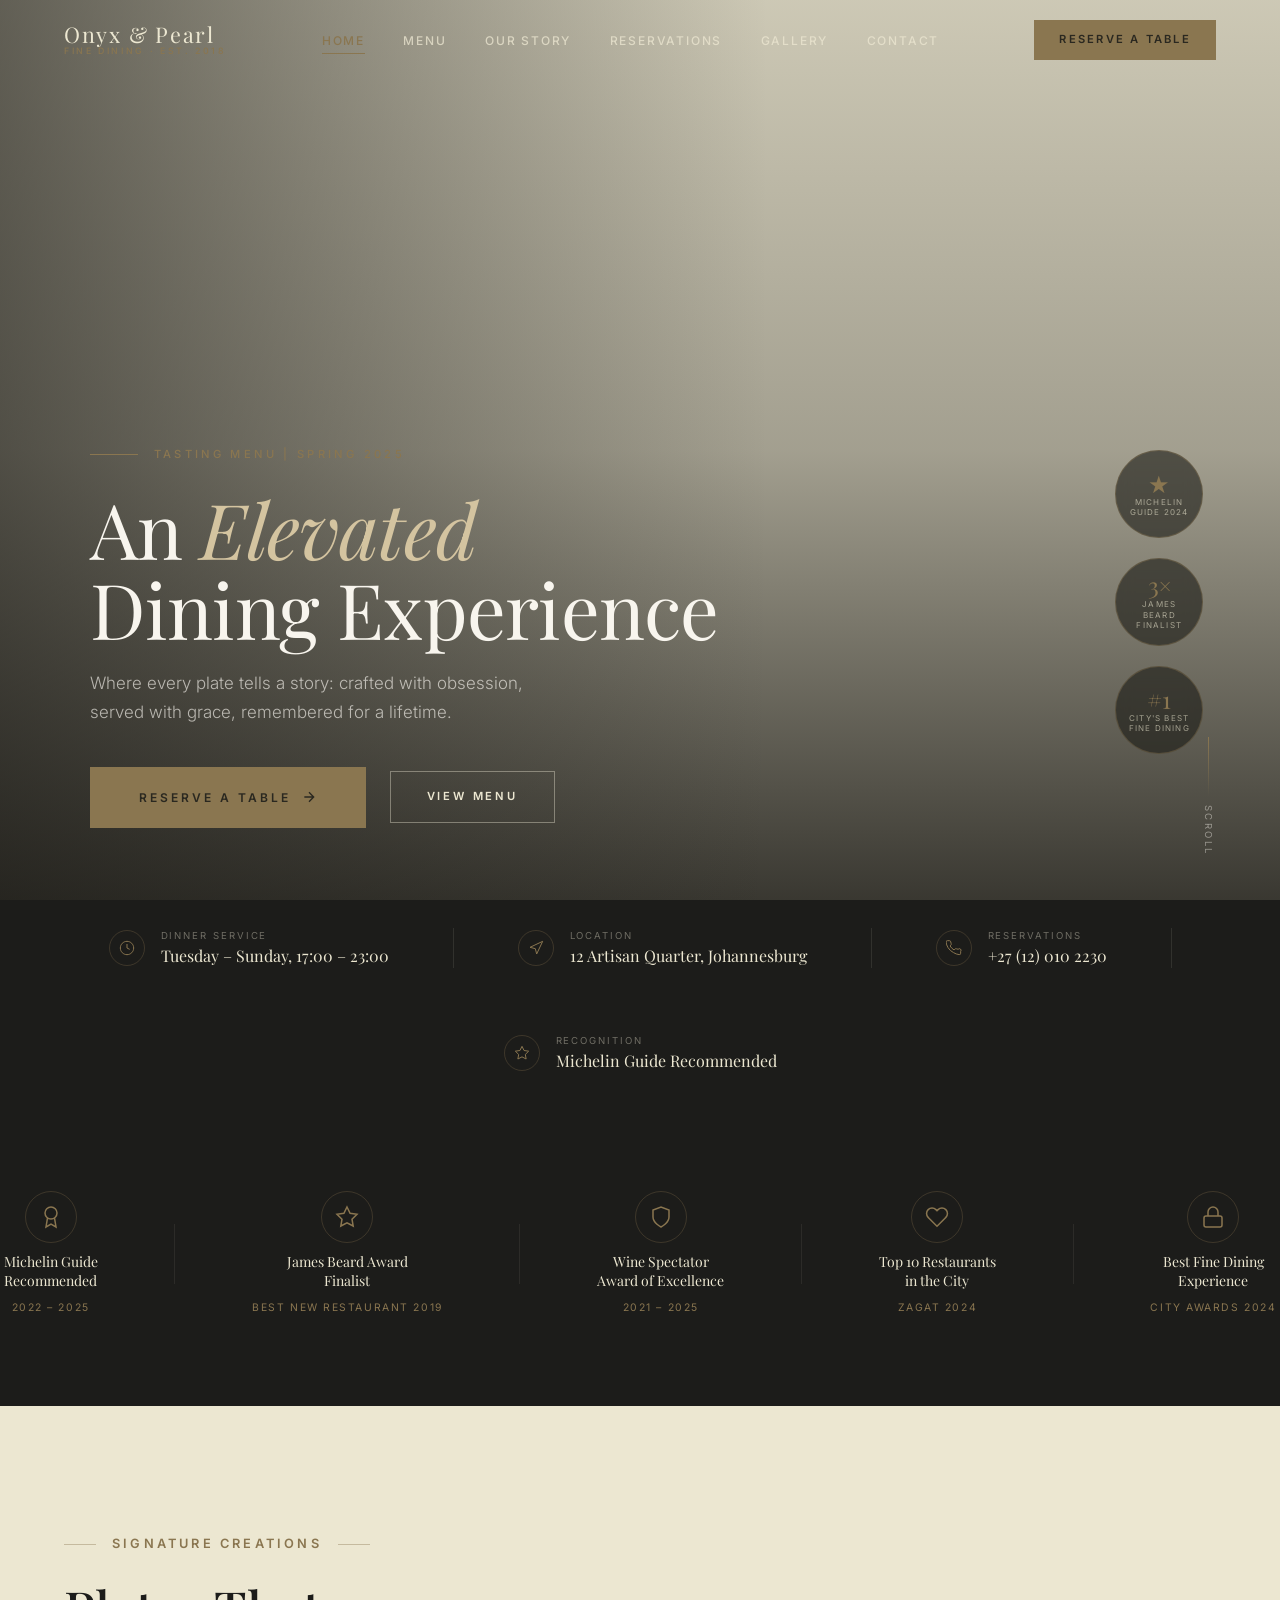
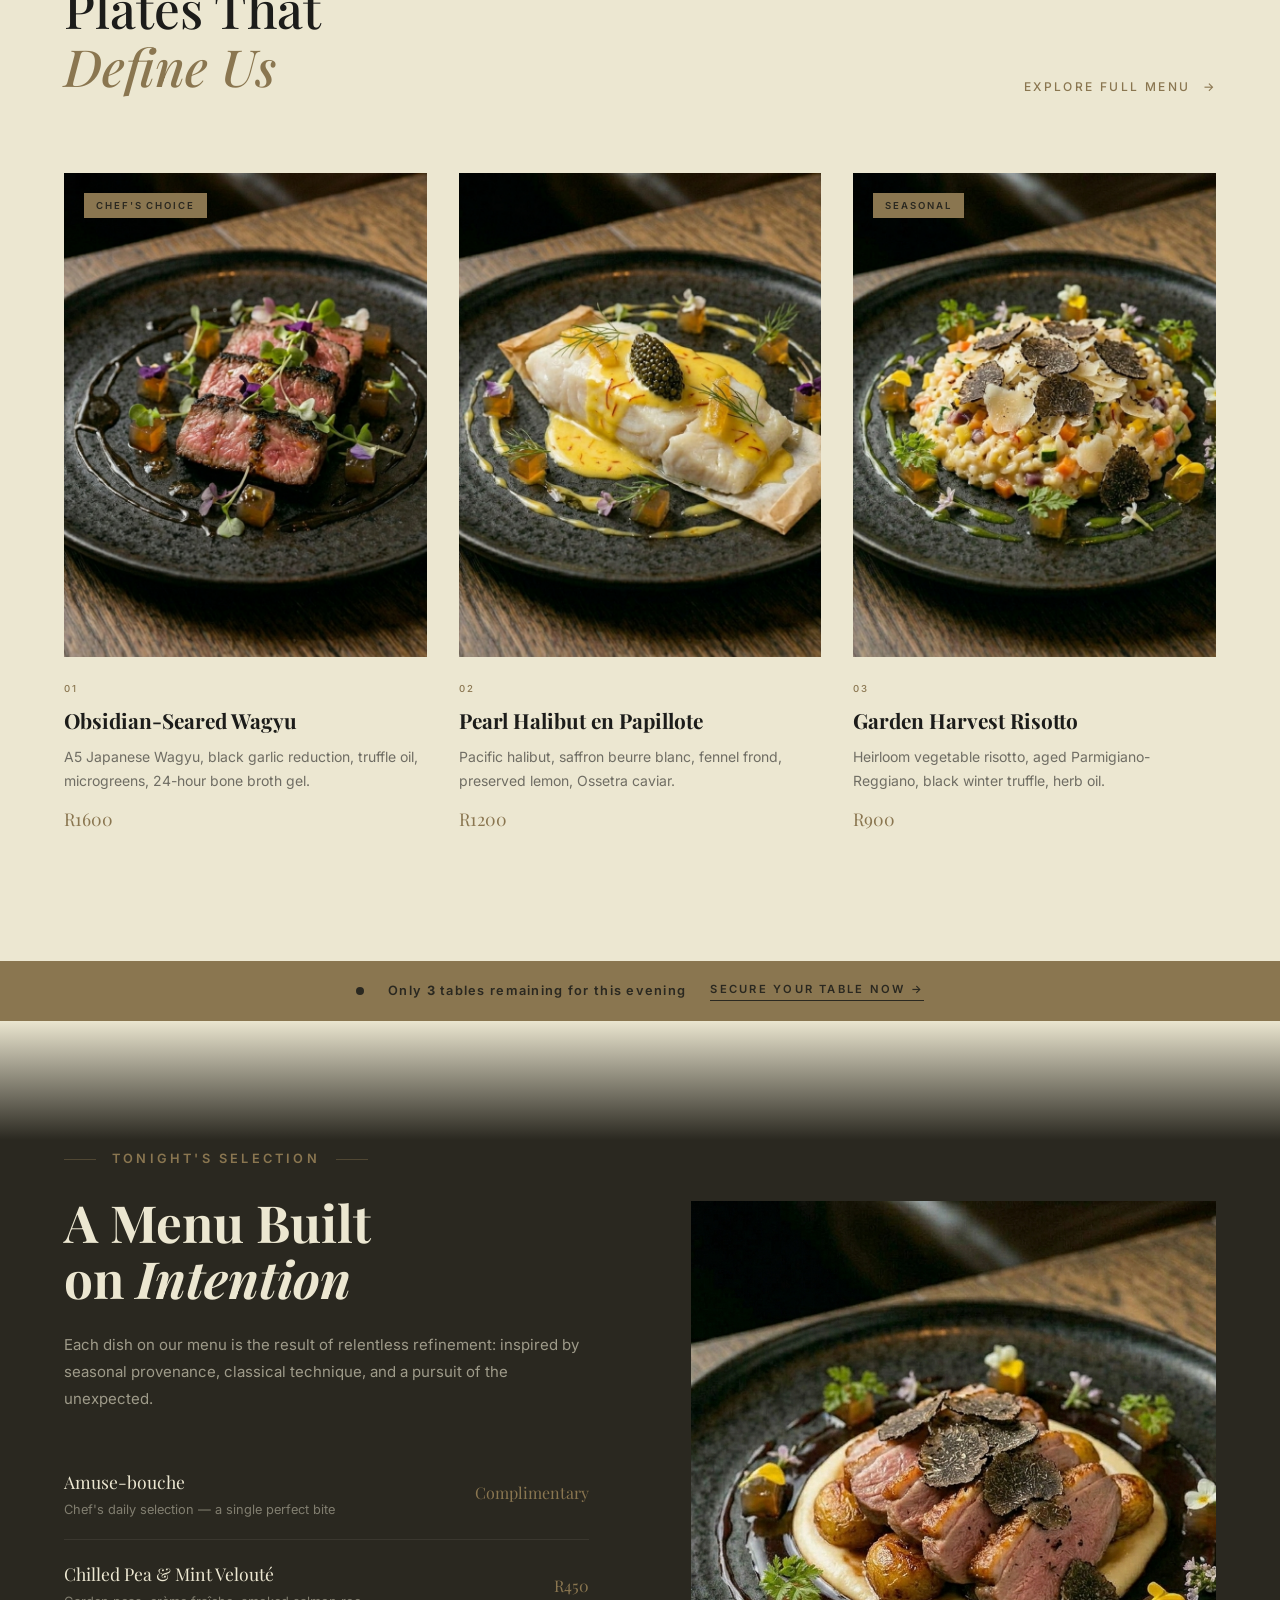
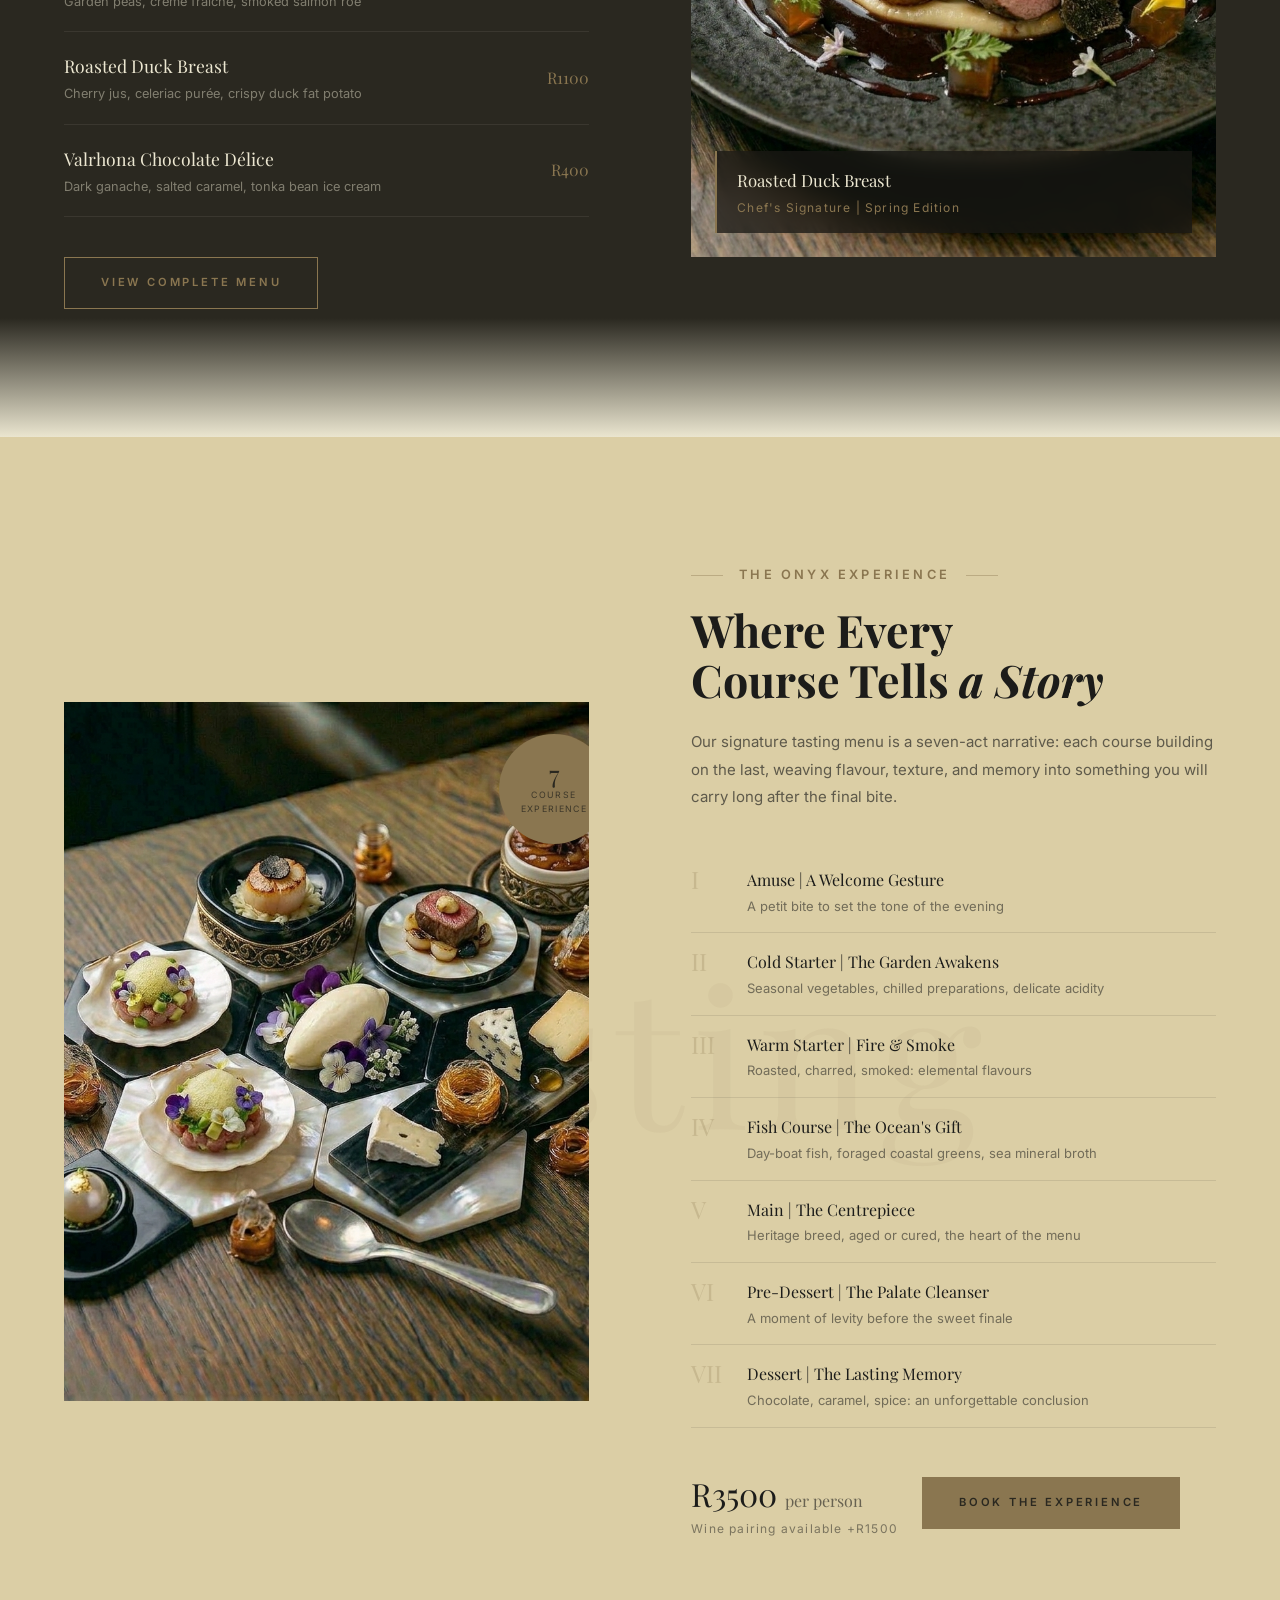
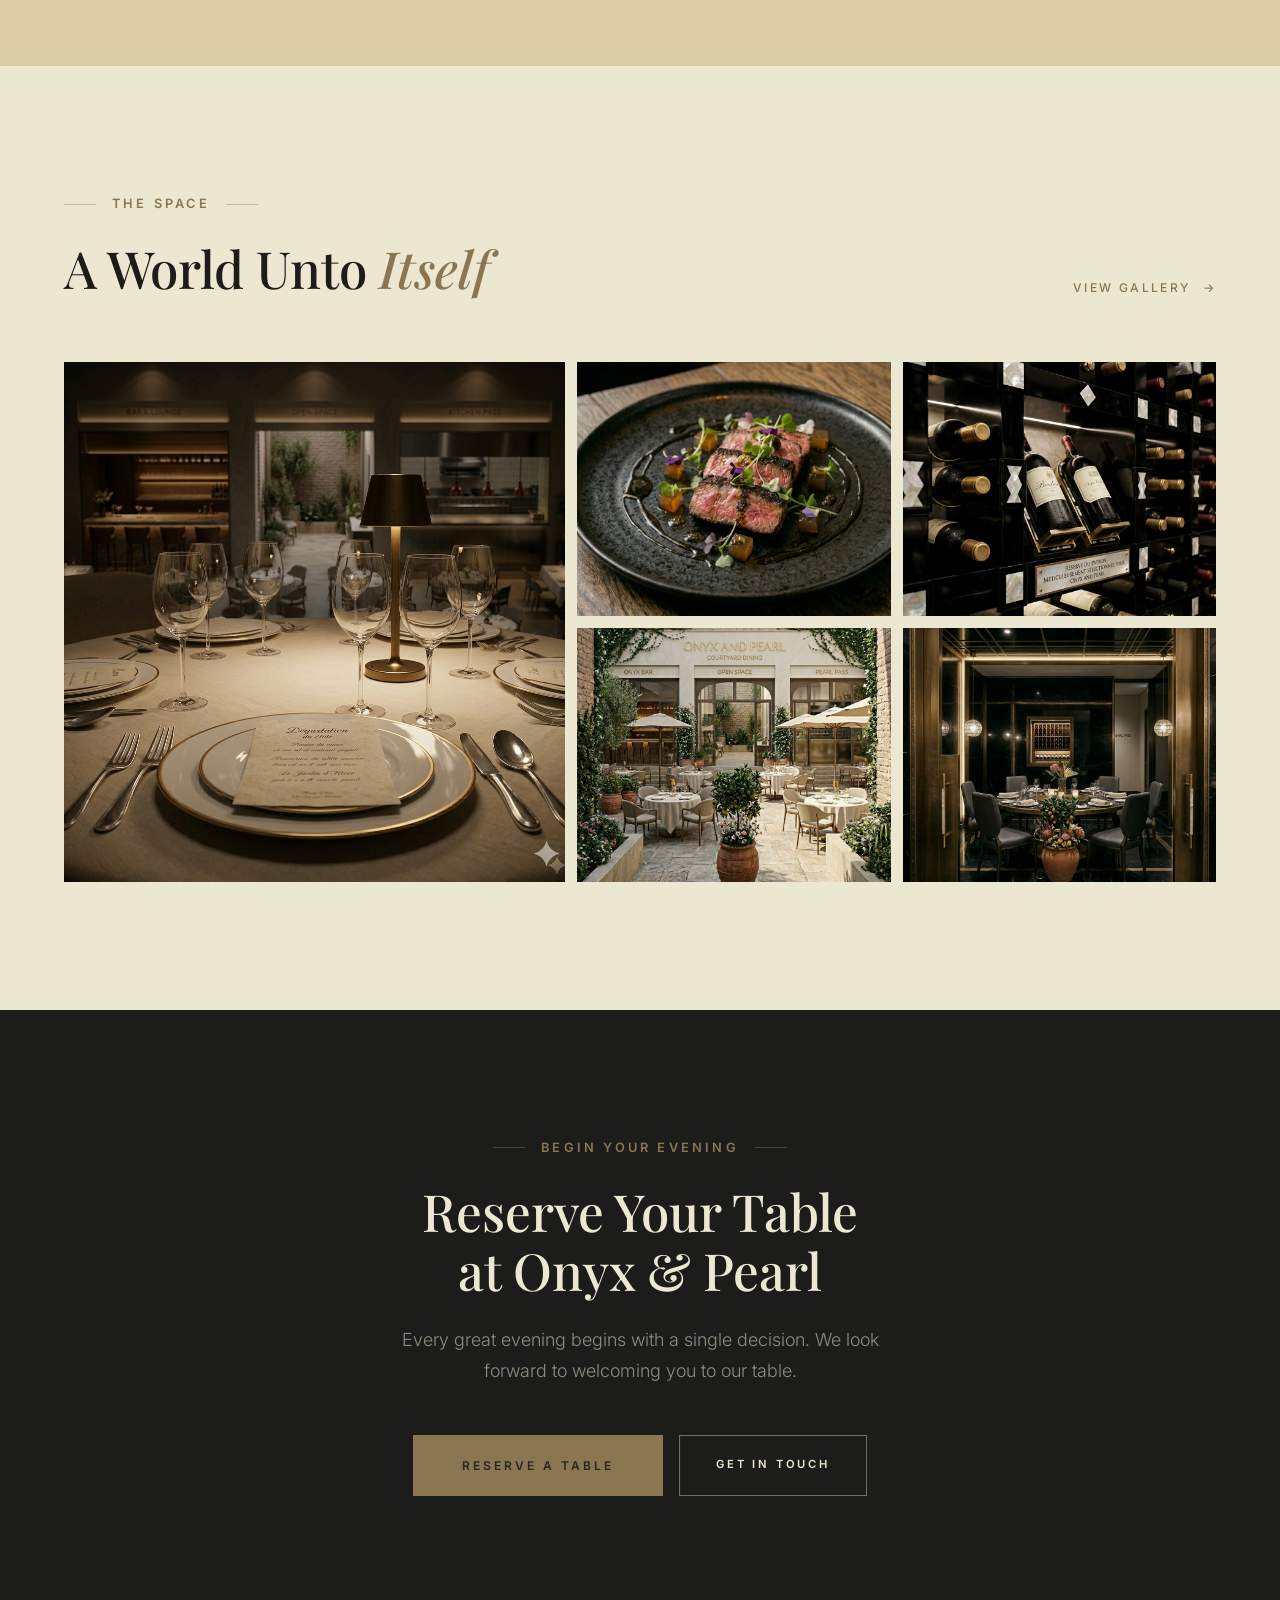
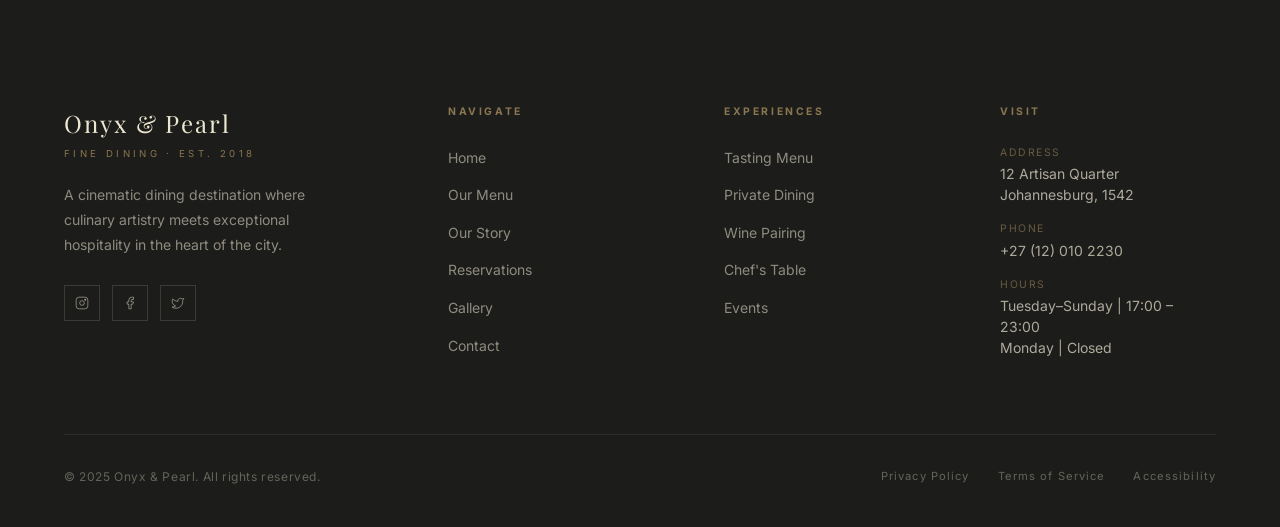
<file: index.html>
<!DOCTYPE html>
<html lang="en">
<head>
  <meta charset="UTF-8" />
  <meta name="viewport" content="width=device-width, initial-scale=1.0" />
  <title>Onyx & Pearl | An Elevated Dining Experience</title>
  <meta name="description" content="Onyx & Pearl is a cinematic fine-dining destination offering an extraordinary culinary journey through multi-course tasting menus, exceptional wines, and impeccable hospitality." />
  <link rel="preconnect" href="https://fonts.googleapis.com" />
  <link rel="preconnect" href="https://fonts.gstatic.com" crossorigin />
  <link rel="stylesheet" href="css/styles.css" />
</head>
<body>

  <!-- ════════════════════════════════════════════
       NAVIGATION
  ═══════════════════════════════════════════════ -->
  <nav class="nav nav--transparent-start transparent" role="navigation" aria-label="Main navigation">
    <div class="nav__inner">
      <a href="index.html" class="nav__logo" aria-label="Onyx & Pearl Home">
        <span class="nav__logo-main">Onyx &amp; Pearl</span>
        <span class="nav__logo-sub">Fine Dining · Est. 2018</span>
      </a>

      <ul class="nav__links" role="list">
        <li><a href="index.html"        class="nav__link">Home</a></li>
        <li><a href="menu.html"         class="nav__link">Menu</a></li>
        <li><a href="about.html"        class="nav__link">Our Story</a></li>
        <li><a href="reservations.html" class="nav__link">Reservations</a></li>
        <li><a href="gallery.html"      class="nav__link">Gallery</a></li>
        <li><a href="contact.html"      class="nav__link">Contact</a></li>
      </ul>

      <a href="reservations.html" class="nav__cta">Reserve a Table</a>

      <button class="nav__hamburger" aria-label="Toggle menu" aria-expanded="false">
        <span></span><span></span><span></span>
      </button>
    </div>
  </nav>

  <!-- Mobile menu -->
  <div class="nav__mobile" role="dialog" aria-label="Mobile navigation">
    <a href="index.html"        class="nav__link">Home</a>
    <a href="menu.html"         class="nav__link">Menu</a>
    <a href="about.html"        class="nav__link">Our Story</a>
    <a href="reservations.html" class="nav__link">Reservations</a>
    <a href="gallery.html"      class="nav__link">Gallery</a>
    <a href="contact.html"      class="nav__link">Contact</a>
    <a href="reservations.html" class="btn btn--primary" style="margin-top:16px">Reserve a Table</a>
  </div>

  <!-- ════════════════════════════════════════════
       HERO — CINEMATIC FULL-SCREEN
  ═══════════════════════════════════════════════ -->
  <section class="hero" aria-label="Hero">

    <!-- Hero background video -->
    <div class="hero__bg">
      <video autoplay muted loop playsinline style="width:100%;height:100%;object-fit:cover;display:block">
        <source src="content/hero-video.mp4" type="video/mp4" />
      </video>
    </div>

    <!-- Gradient overlays -->
    <div class="hero__overlay"></div>
    <div class="hero__overlay--side"></div>

    <!-- Award badges (desktop) -->
    <div class="hero__badges" aria-label="Awards">
      <div class="badge">
        <span class="badge__number">★</span>
        <span class="badge__label">Michelin Guide 2024</span>
      </div>
      <div class="badge">
        <span class="badge__number">3×</span>
        <span class="badge__label">James Beard Finalist</span>
      </div>
      <div class="badge">
        <span class="badge__number">#1</span>
        <span class="badge__label">City's Best Fine Dining</span>
      </div>
    </div>

    <!-- Hero content -->
    <div class="hero__content">
      <div class="hero__eyebrow">
        <span class="hero__eyebrow-line"></span>
        <span class="hero__eyebrow-text">Tasting Menu | Spring 2025</span>
      </div>

      <h1 class="hero__title">
        An <em>Elevated</em><br>Dining Experience
      </h1>

      <p class="hero__subtitle">
        Where every plate tells a story: crafted with obsession,
        served with grace, remembered for a lifetime.
      </p>

      <div class="hero__actions">
        <a href="reservations.html" class="btn btn--primary btn--large">
          Reserve a Table
          <svg width="16" height="16" viewBox="0 0 24 24" fill="none" stroke="currentColor" stroke-width="2" aria-hidden="true">
            <path d="M5 12h14M12 5l7 7-7 7"/>
          </svg>
        </a>
        <a href="menu.html" class="btn btn--outline">
          View Menu
        </a>
      </div>
    </div>

    <!-- Scroll indicator -->
    <div class="hero__scroll" aria-hidden="true">
      <div class="hero__scroll-line"></div>
      <span class="hero__scroll-text">Scroll</span>
    </div>
  </section>

  <!-- ════════════════════════════════════════════
       INTRO STRIP
  ═══════════════════════════════════════════════ -->
  <div class="intro-strip">
    <div class="intro-strip__inner">
      <div class="intro-strip__item">
        <div class="intro-strip__icon">
          <svg viewBox="0 0 24 24" fill="none" stroke="currentColor" stroke-width="1.5" aria-hidden="true">
            <path d="M12 2C6.48 2 2 6.48 2 12s4.48 10 10 10 10-4.48 10-10S17.52 2 12 2z"/>
            <path d="M12 6v6l4 2"/>
          </svg>
        </div>
        <div class="intro-strip__text">
          <span class="intro-strip__label">Dinner Service</span>
          <span class="intro-strip__value">Tuesday – Sunday, 17:00 – 23:00</span>
        </div>
      </div>
      <div class="intro-strip__sep" aria-hidden="true"></div>
      <div class="intro-strip__item">
        <div class="intro-strip__icon">
          <svg viewBox="0 0 24 24" fill="none" stroke="currentColor" stroke-width="1.5" aria-hidden="true">
            <path d="M3 11l19-9-9 19-2-8-8-2z"/>
          </svg>
        </div>
        <div class="intro-strip__text">
          <span class="intro-strip__label">Location</span>
          <span class="intro-strip__value">12 Artisan Quarter, Johannesburg</span>
        </div>
      </div>
      <div class="intro-strip__sep" aria-hidden="true"></div>
      <div class="intro-strip__item">
        <div class="intro-strip__icon">
          <svg viewBox="0 0 24 24" fill="none" stroke="currentColor" stroke-width="1.5" aria-hidden="true">
            <path d="M22 16.92v3a2 2 0 01-2.18 2 19.79 19.79 0 01-8.63-3.07A19.5 19.5 0 013.07 11.5a19.79 19.79 0 01-3-8.57A2 2 0 012.06 1h3a2 2 0 012 1.72c.127.96.361 1.903.7 2.81a2 2 0 01-.45 2.11L6.09 8.91a16 16 0 006 6l1.27-1.27a2 2 0 012.11-.45c.907.339 1.85.573 2.81.7A2 2 0 0122 16.92z"/>
          </svg>
        </div>
        <div class="intro-strip__text">
          <span class="intro-strip__label">Reservations</span>
          <span class="intro-strip__value">+27 (12) 010 2230</span>
        </div>
      </div>
      <div class="intro-strip__sep" aria-hidden="true"></div>
      <div class="intro-strip__item">
        <div class="intro-strip__icon">
          <svg viewBox="0 0 24 24" fill="none" stroke="currentColor" stroke-width="1.5" aria-hidden="true">
            <polygon points="12 2 15.09 8.26 22 9.27 17 14.14 18.18 21.02 12 17.77 5.82 21.02 7 14.14 2 9.27 8.91 8.26 12 2"/>
          </svg>
        </div>
        <div class="intro-strip__text">
          <span class="intro-strip__label">Recognition</span>
          <span class="intro-strip__value">Michelin Guide Recommended</span>
        </div>
      </div>
    </div>
  </div>

  <!-- ════════════════════════════════════════════
       AWARDS
  ═══════════════════════════════════════════════ -->
  <section class="awards" aria-label="Awards and Recognition">
    <div class="awards__inner">
      <div class="award-item" data-reveal>
        <div class="award-item__icon">
          <svg viewBox="0 0 24 24" fill="none" stroke="currentColor" stroke-width="1.5" aria-hidden="true">
            <circle cx="12" cy="8" r="6"/><path d="M15.477 12.89L17 22l-5-3-5 3 1.523-9.11"/>
          </svg>
        </div>
        <div class="award-item__name">Michelin Guide<br>Recommended</div>
        <div class="award-item__year">2022 – 2025</div>
      </div>
      <div class="awards__sep" aria-hidden="true"></div>
      <div class="award-item" data-reveal>
        <div class="award-item__icon">
          <svg viewBox="0 0 24 24" fill="none" stroke="currentColor" stroke-width="1.5" aria-hidden="true">
            <polygon points="12 2 15.09 8.26 22 9.27 17 14.14 18.18 21.02 12 17.77 5.82 21.02 7 14.14 2 9.27 8.91 8.26 12 2"/>
          </svg>
        </div>
        <div class="award-item__name">James Beard Award<br>Finalist</div>
        <div class="award-item__year">Best New Restaurant 2019</div>
      </div>
      <div class="awards__sep" aria-hidden="true"></div>
      <div class="award-item" data-reveal>
        <div class="award-item__icon">
          <svg viewBox="0 0 24 24" fill="none" stroke="currentColor" stroke-width="1.5" aria-hidden="true">
            <path d="M12 22s8-4 8-10V5l-8-3-8 3v7c0 6 8 10 8 10z"/>
          </svg>
        </div>
        <div class="award-item__name">Wine Spectator<br>Award of Excellence</div>
        <div class="award-item__year">2021 – 2025</div>
      </div>
      <div class="awards__sep" aria-hidden="true"></div>
      <div class="award-item" data-reveal>
        <div class="award-item__icon">
          <svg viewBox="0 0 24 24" fill="none" stroke="currentColor" stroke-width="1.5" aria-hidden="true">
            <path d="M20.84 4.61a5.5 5.5 0 00-7.78 0L12 5.67l-1.06-1.06a5.5 5.5 0 00-7.78 7.78l1.06 1.06L12 21.23l7.78-7.78 1.06-1.06a5.5 5.5 0 000-7.78z"/>
          </svg>
        </div>
        <div class="award-item__name">Top 10 Restaurants<br>in the City</div>
        <div class="award-item__year">Zagat 2024</div>
      </div>
      <div class="awards__sep" aria-hidden="true"></div>
      <div class="award-item" data-reveal>
        <div class="award-item__icon">
          <svg viewBox="0 0 24 24" fill="none" stroke="currentColor" stroke-width="1.5" aria-hidden="true">
            <rect x="3" y="11" width="18" height="11" rx="2"/><path d="M7 11V7a5 5 0 0110 0v4"/>
          </svg>
        </div>
        <div class="award-item__name">Best Fine Dining<br>Experience</div>
        <div class="award-item__year">City Awards 2024</div>
      </div>
    </div>
  </section>

  <!-- ════════════════════════════════════════════
       SIGNATURE DISHES
  ═══════════════════════════════════════════════ -->
  <section class="dishes section-pad" aria-label="Signature Dishes">
    <div class="container">
      <div class="dishes__header">
        <div>
          <div class="section-label t-subtitle text-gold" data-reveal>
            Signature Creations
          </div>
          <h2 class="t-h1" style="margin-top:16px" data-reveal>Plates That<br><em style="font-family:var(--font-serif);font-style:italic;color:var(--gold)">Define Us</em></h2>
        </div>
        <a href="menu.html" class="btn-arrow" data-reveal>Explore Full Menu</a>
      </div>

      <div class="dishes__grid">

        <article class="dish-card" data-reveal>
          <div class="dish-card__image">
            <!-- replace src="#" with your dish image URL -->
            <img src="content/obsidian-wagyu.png" alt="Obsidian-Seared Wagyu — A5 Japanese Wagyu striploin" class="img-fill" style="aspect-ratio:3/4" />
            <div class="dish-card__label">Chef's Choice</div>
          </div>
          <div class="dish-card__body">
            <div class="dish-card__number">01</div>
            <h3 class="dish-card__name">Obsidian-Seared Wagyu</h3>
            <p class="dish-card__desc">A5 Japanese Wagyu, black garlic reduction, truffle oil, microgreens, 24-hour bone broth gel.</p>
            <div class="dish-card__price">R1600</div>
          </div>
        </article>

        <article class="dish-card" data-reveal>
          <div class="dish-card__image">
            <!-- replace src="#" with your dish image URL -->
            <img src="content/pearl-halibut.png" alt="Pearl Halibut en Papillote — Pacific halibut, saffron beurre blanc" class="img-fill" style="aspect-ratio:3/4" />
          </div>
          <div class="dish-card__body">
            <div class="dish-card__number">02</div>
            <h3 class="dish-card__name">Pearl Halibut en Papillote</h3>
            <p class="dish-card__desc">Pacific halibut, saffron beurre blanc, fennel frond, preserved lemon, Ossetra caviar.</p>
            <div class="dish-card__price">R1200</div>
          </div>
        </article>

        <article class="dish-card" data-reveal>
          <div class="dish-card__image">
            <!-- replace src="#" with your dish image URL -->
            <img src="content/garden-harvest.png" alt="Garden Harvest Risotto — heirloom vegetables, black winter truffle" class="img-fill" style="aspect-ratio:3/4" />
            <div class="dish-card__label">Seasonal</div>
          </div>
          <div class="dish-card__body">
            <div class="dish-card__number">03</div>
            <h3 class="dish-card__name">Garden Harvest Risotto</h3>
            <p class="dish-card__desc">Heirloom vegetable risotto, aged Parmigiano-Reggiano, black winter truffle, herb oil.</p>
            <div class="dish-card__price">R900</div>
          </div>
        </article>

      </div>
    </div>
  </section>

  <!-- ════════════════════════════════════════════
       URGENCY BANNER
  ═══════════════════════════════════════════════ -->
  <div class="urgency-banner" data-urgency-wrap>
    <div class="urgency-banner__inner">
      <div class="urgency-banner__pulse" aria-hidden="true"></div>
      <p class="urgency-banner__text">
        Only <strong data-urgency-count="3" data-min="1" data-max="4">3</strong> tables remaining for this evening
      </p>
      <a href="reservations.html" class="urgency-banner__cta">Secure Your Table Now →</a>
    </div>
  </div>

  <!-- ════════════════════════════════════════════
       MENU PREVIEW
  ═══════════════════════════════════════════════ -->
  <section class="menu-preview" aria-label="Menu Preview">
    <div class="container">
      <div class="menu-preview__grid">
        <div>
          <div class="section-label t-subtitle" style="color:var(--gold);justify-content:flex-start" data-reveal>
            Tonight's Selection
          </div>
          <h2 class="menu-preview__title" data-reveal>A Menu Built<br>on <em style="font-style:italic">Intention</em></h2>
          <p class="menu-preview__desc" data-reveal>
            Each dish on our menu is the result of relentless refinement: inspired by
            seasonal provenance, classical technique, and a pursuit of the unexpected.
          </p>

          <div class="menu-preview__items">
            <div class="menu-preview__item" data-reveal>
              <div class="menu-preview__item-info">
                <div class="menu-preview__item-name">Amuse-bouche</div>
                <div class="menu-preview__item-desc">Chef's daily selection — a single perfect bite</div>
              </div>
              <div class="menu-preview__item-price">Complimentary</div>
            </div>
            <div class="menu-preview__item" data-reveal>
              <div class="menu-preview__item-info">
                <div class="menu-preview__item-name">Chilled Pea & Mint Velouté</div>
                <div class="menu-preview__item-desc">Garden peas, crème fraîche, smoked salmon roe</div>
              </div>
              <div class="menu-preview__item-price">R450</div>
            </div>
            <div class="menu-preview__item" data-reveal>
              <div class="menu-preview__item-info">
                <div class="menu-preview__item-name">Roasted Duck Breast</div>
                <div class="menu-preview__item-desc">Cherry jus, celeriac purée, crispy duck fat potato</div>
              </div>
              <div class="menu-preview__item-price">R1100</div>
            </div>
            <div class="menu-preview__item" data-reveal>
              <div class="menu-preview__item-info">
                <div class="menu-preview__item-name">Valrhona Chocolate Délice</div>
                <div class="menu-preview__item-desc">Dark ganache, salted caramel, tonka bean ice cream</div>
              </div>
              <div class="menu-preview__item-price">R400</div>
            </div>
          </div>

          <div style="margin-top:40px" data-reveal>
            <a href="menu.html" class="btn btn--gold-outline">View Complete Menu</a>
          </div>
        </div>

        <!-- Image — replace src="#" with your featured dish image URL -->
        <div class="menu-preview__image" data-reveal="right">
          <img src="content/roasted-duck.png" alt="Roasted Duck Breast — cherry jus, celeriac purée" class="img-fill" />
          <div class="menu-preview__image-caption">
            <div class="menu-preview__image-caption-title">Roasted Duck Breast</div>
            <div class="menu-preview__image-caption-sub">Chef's Signature | Spring Edition</div>
          </div>
        </div>
      </div>
    </div>
  </section>

  <!-- ════════════════════════════════════════════
       TASTING EXPERIENCE
  ═══════════════════════════════════════════════ -->
  <section class="tasting" aria-label="Tasting Experience">
    <div class="tasting__bg-text" aria-hidden="true">Tasting</div>
    <div class="container">
      <div class="tasting__inner">

        <!-- Image — replace src="#" with your tasting menu / food image URL -->
        <div class="tasting__image" data-reveal="left">
          <img src="content/seven-dishes.png" alt="Seven-course tasting experience at Onyx & Pearl" class="img-fill" />
          <div class="tasting__image-badge">
            <span class="tasting__image-badge-num">7</span>
            <span class="tasting__image-badge-text">Course<br>Experience</span>
          </div>
        </div>

        <!-- Content -->
        <div>
          <div class="tasting__label t-subtitle section-label" style="justify-content:flex-start" data-reveal>The Onyx Experience</div>
          <h2 class="tasting__title" data-reveal>Where Every<br>Course Tells <em style="font-style:italic">a Story</em></h2>
          <p class="tasting__desc" data-reveal>
            Our signature tasting menu is a seven-act narrative: each course
            building on the last, weaving flavour, texture, and memory into
            something you will carry long after the final bite.
          </p>

          <div class="tasting__courses" data-reveal>
            <div class="tasting__course">
              <span class="tasting__course-num">I</span>
              <div class="tasting__course-info">
                <div class="tasting__course-name">Amuse | A Welcome Gesture</div>
                <div class="tasting__course-desc">A petit bite to set the tone of the evening</div>
              </div>
            </div>
            <div class="tasting__course">
              <span class="tasting__course-num">II</span>
              <div class="tasting__course-info">
                <div class="tasting__course-name">Cold Starter | The Garden Awakens</div>
                <div class="tasting__course-desc">Seasonal vegetables, chilled preparations, delicate acidity</div>
              </div>
            </div>
            <div class="tasting__course">
              <span class="tasting__course-num">III</span>
              <div class="tasting__course-info">
                <div class="tasting__course-name">Warm Starter | Fire & Smoke</div>
                <div class="tasting__course-desc">Roasted, charred, smoked: elemental flavours</div>
              </div>
            </div>
            <div class="tasting__course">
              <span class="tasting__course-num">IV</span>
              <div class="tasting__course-info">
                <div class="tasting__course-name">Fish Course | The Ocean's Gift</div>
                <div class="tasting__course-desc">Day-boat fish, foraged coastal greens, sea mineral broth</div>
              </div>
            </div>
            <div class="tasting__course">
              <span class="tasting__course-num">V</span>
              <div class="tasting__course-info">
                <div class="tasting__course-name">Main | The Centrepiece</div>
                <div class="tasting__course-desc">Heritage breed, aged or cured, the heart of the menu</div>
              </div>
            </div>
            <div class="tasting__course">
              <span class="tasting__course-num">VI</span>
              <div class="tasting__course-info">
                <div class="tasting__course-name">Pre-Dessert | The Palate Cleanser</div>
                <div class="tasting__course-desc">A moment of levity before the sweet finale</div>
              </div>
            </div>
            <div class="tasting__course">
              <span class="tasting__course-num">VII</span>
              <div class="tasting__course-info">
                <div class="tasting__course-name">Dessert | The Lasting Memory</div>
                <div class="tasting__course-desc">Chocolate, caramel, spice: an unforgettable conclusion</div>
              </div>
            </div>
          </div>

          <div class="tasting__price-block" data-reveal>
            <div>
              <div class="tasting__price">R3500 <span style="font-size:1rem;opacity:0.6">per person</span></div>
              <div class="tasting__price-label">Wine pairing available +R1500</div>
            </div>
            <a href="reservations.html" class="btn btn--primary">Book the Experience</a>
          </div>
        </div>

      </div>
    </div>
  </section>

  <!-- ════════════════════════════════════════════
       GALLERY TEASER
  ═══════════════════════════════════════════════ -->
  <section class="gallery-teaser" aria-label="Gallery Preview">
    <div class="container">
      <div class="gallery-teaser__header">
        <div>
          <div class="section-label t-subtitle text-gold" style="justify-content:flex-start" data-reveal>The Space</div>
          <h2 class="t-h1" style="margin-top:14px" data-reveal>A World Unto <em style="font-family:var(--font-serif);font-style:italic;color:var(--gold)">Itself</em></h2>
        </div>
        <a href="gallery.html" class="btn-arrow" data-reveal>View Gallery</a>
      </div>

      <div class="gallery-teaser__grid">
        <div class="gallery-teaser__item gallery-teaser__item--tall" data-reveal="left">
          <!-- replace src="#" with your main dining room interior image URL -->
          <img src="content/main-dining.png" alt="Main dining room — Onyx & Pearl interior" class="img-fill" style="min-height:520px" />
          <div class="gallery-teaser__item-overlay"></div>
          <div class="gallery-teaser__item-label">Main Dining Room</div>
        </div>
        <div class="gallery-teaser__item" data-reveal>
          <!-- replace src="#" with your signature dish image URL -->
          <img src="content/obsidian-wagyu.png" alt="Signature dish — Onyx & Pearl culinary artistry" class="img-fill" style="aspect-ratio:4/3" />
          <div class="gallery-teaser__item-overlay"></div>
          <div class="gallery-teaser__item-label">Signature Creation</div>
        </div>
        <div class="gallery-teaser__item" data-reveal>
          <!-- replace src="#" with your wine cellar / bar image URL -->
          <img src="content/wine-cell.png" alt="Curated wine cellar selection at Onyx & Pearl" class="img-fill" style="aspect-ratio:4/3" />
          <div class="gallery-teaser__item-overlay"></div>
          <div class="gallery-teaser__item-label">Cellar Selection</div>
        </div>
        <div class="gallery-teaser__item" data-reveal>
          <!-- replace src="#" with your garden terrace image URL -->
          <img src="content/garden-terrace.png" alt="Garden terrace at Onyx & Pearl — alfresco dining" class="img-fill" style="aspect-ratio:4/3" />
          <div class="gallery-teaser__item-overlay"></div>
          <div class="gallery-teaser__item-label">Garden Terrace</div>
        </div>
        <div class="gallery-teaser__item" data-reveal>
          <!-- replace src="#" with your private dining room image URL -->
          <img src="content/pearl-chamber.png" alt="Private dining — The Pearl Chamber" class="img-fill" style="aspect-ratio:4/3" />
          <div class="gallery-teaser__item-overlay"></div>
          <div class="gallery-teaser__item-label">Private Dining</div>
        </div>
      </div>
    </div>
  </section>

  <!-- ════════════════════════════════════════════
       FINAL CTA BANNER
  ═══════════════════════════════════════════════ -->
  <section style="background:var(--charcoal);padding:var(--section-pad) 0;text-align:center" aria-label="Call to Action">
    <div class="container--narrow">
      <div class="section-label t-subtitle" style="color:var(--gold);justify-content:center;margin-bottom:24px" data-reveal>Begin Your Evening</div>
      <h2 class="t-h1" style="color:var(--cream);margin-bottom:24px" data-reveal>Reserve Your Table<br>at Onyx &amp; Pearl</h2>
      <p class="t-body-lg" style="color:rgba(236,231,209,0.55);max-width:500px;margin:0 auto 48px" data-reveal>
        Every great evening begins with a single decision. We look forward
        to welcoming you to our table.
      </p>
      <div style="display:flex;gap:16px;justify-content:center;flex-wrap:wrap" data-reveal>
        <a href="reservations.html" class="btn btn--primary btn--large">Reserve a Table</a>
        <a href="contact.html" class="btn btn--outline">Get in Touch</a>
      </div>
    </div>
  </section>

  <!-- ════════════════════════════════════════════
       FOOTER
  ═══════════════════════════════════════════════ -->
  <footer class="footer" role="contentinfo">
    <div class="container">
      <div class="footer__grid">
        <div>
          <div class="footer__brand-name">Onyx &amp; Pearl</div>
          <div class="footer__brand-sub">Fine Dining · Est. 2018</div>
          <p class="footer__tagline">
            A cinematic dining destination where culinary artistry meets
            exceptional hospitality in the heart of the city.
          </p>
          <div class="footer__social" aria-label="Social media">
            <a href="#" class="footer__social-link" aria-label="Instagram">
              <svg viewBox="0 0 24 24" fill="none" stroke="currentColor" stroke-width="1.5" width="14" height="14"><rect x="2" y="2" width="20" height="20" rx="5"/><circle cx="12" cy="12" r="4"/><circle cx="17.5" cy="6.5" r="1" fill="currentColor"/></svg>
            </a>
            <a href="#" class="footer__social-link" aria-label="Facebook">
              <svg viewBox="0 0 24 24" fill="none" stroke="currentColor" stroke-width="1.5" width="14" height="14"><path d="M18 2h-3a5 5 0 00-5 5v3H7v4h3v8h4v-8h3l1-4h-4V7a1 1 0 011-1h3z"/></svg>
            </a>
            <a href="#" class="footer__social-link" aria-label="Twitter/X">
              <svg viewBox="0 0 24 24" fill="none" stroke="currentColor" stroke-width="1.5" width="14" height="14"><path d="M22 4s-.7 2.1-2 3.4c1.6 10-9.4 17.3-18 11.6 2.2.1 4.4-.6 6-2C3 15.5.5 9.6 3 5c2.2 2.6 5.6 4.1 9 4-.9-4.2 4-6.6 7-3.8 1.1 0 3-1.2 3-1.2z"/></svg>
            </a>
          </div>
        </div>

        <div>
          <h3 class="footer__col-title">Navigate</h3>
          <ul class="footer__links">
            <li><a href="index.html">Home</a></li>
            <li><a href="menu.html">Our Menu</a></li>
            <li><a href="about.html">Our Story</a></li>
            <li><a href="reservations.html">Reservations</a></li>
            <li><a href="gallery.html">Gallery</a></li>
            <li><a href="contact.html">Contact</a></li>
          </ul>
        </div>

        <div>
          <h3 class="footer__col-title">Experiences</h3>
          <ul class="footer__links">
            <li><a href="reservations.html">Tasting Menu</a></li>
            <li><a href="reservations.html">Private Dining</a></li>
            <li><a href="reservations.html">Wine Pairing</a></li>
            <li><a href="reservations.html">Chef's Table</a></li>
            <li><a href="reservations.html">Events</a></li>
          </ul>
        </div>

        <div>
          <h3 class="footer__col-title">Visit</h3>
          <div class="footer__contact-item">
            <span class="footer__contact-label">Address</span>
            <span class="footer__contact-value">12 Artisan Quarter<br>Johannesburg, 1542</span>
          </div>
          <div class="footer__contact-item">
            <span class="footer__contact-label">Phone</span>
            <span class="footer__contact-value">+27 (12) 010 2230</span>
          </div>
          <div class="footer__contact-item">
            <span class="footer__contact-label">Hours</span>
            <span class="footer__contact-value">Tuesday–Sunday | 17:00 – 23:00<br>Monday | Closed</span>
          </div>
        </div>
      </div>

      <div class="footer__bottom">
        <p class="footer__copy">&copy; 2025 Onyx &amp; Pearl. All rights reserved.</p>
        <nav class="footer__bottom-links" aria-label="Legal">
          <a href="#">Privacy Policy</a>
          <a href="#">Terms of Service</a>
          <a href="#">Accessibility</a>
        </nav>
      </div>
    </div>
  </footer>

  <script src="js/main.js"></script>
</body>
</html>
</file>
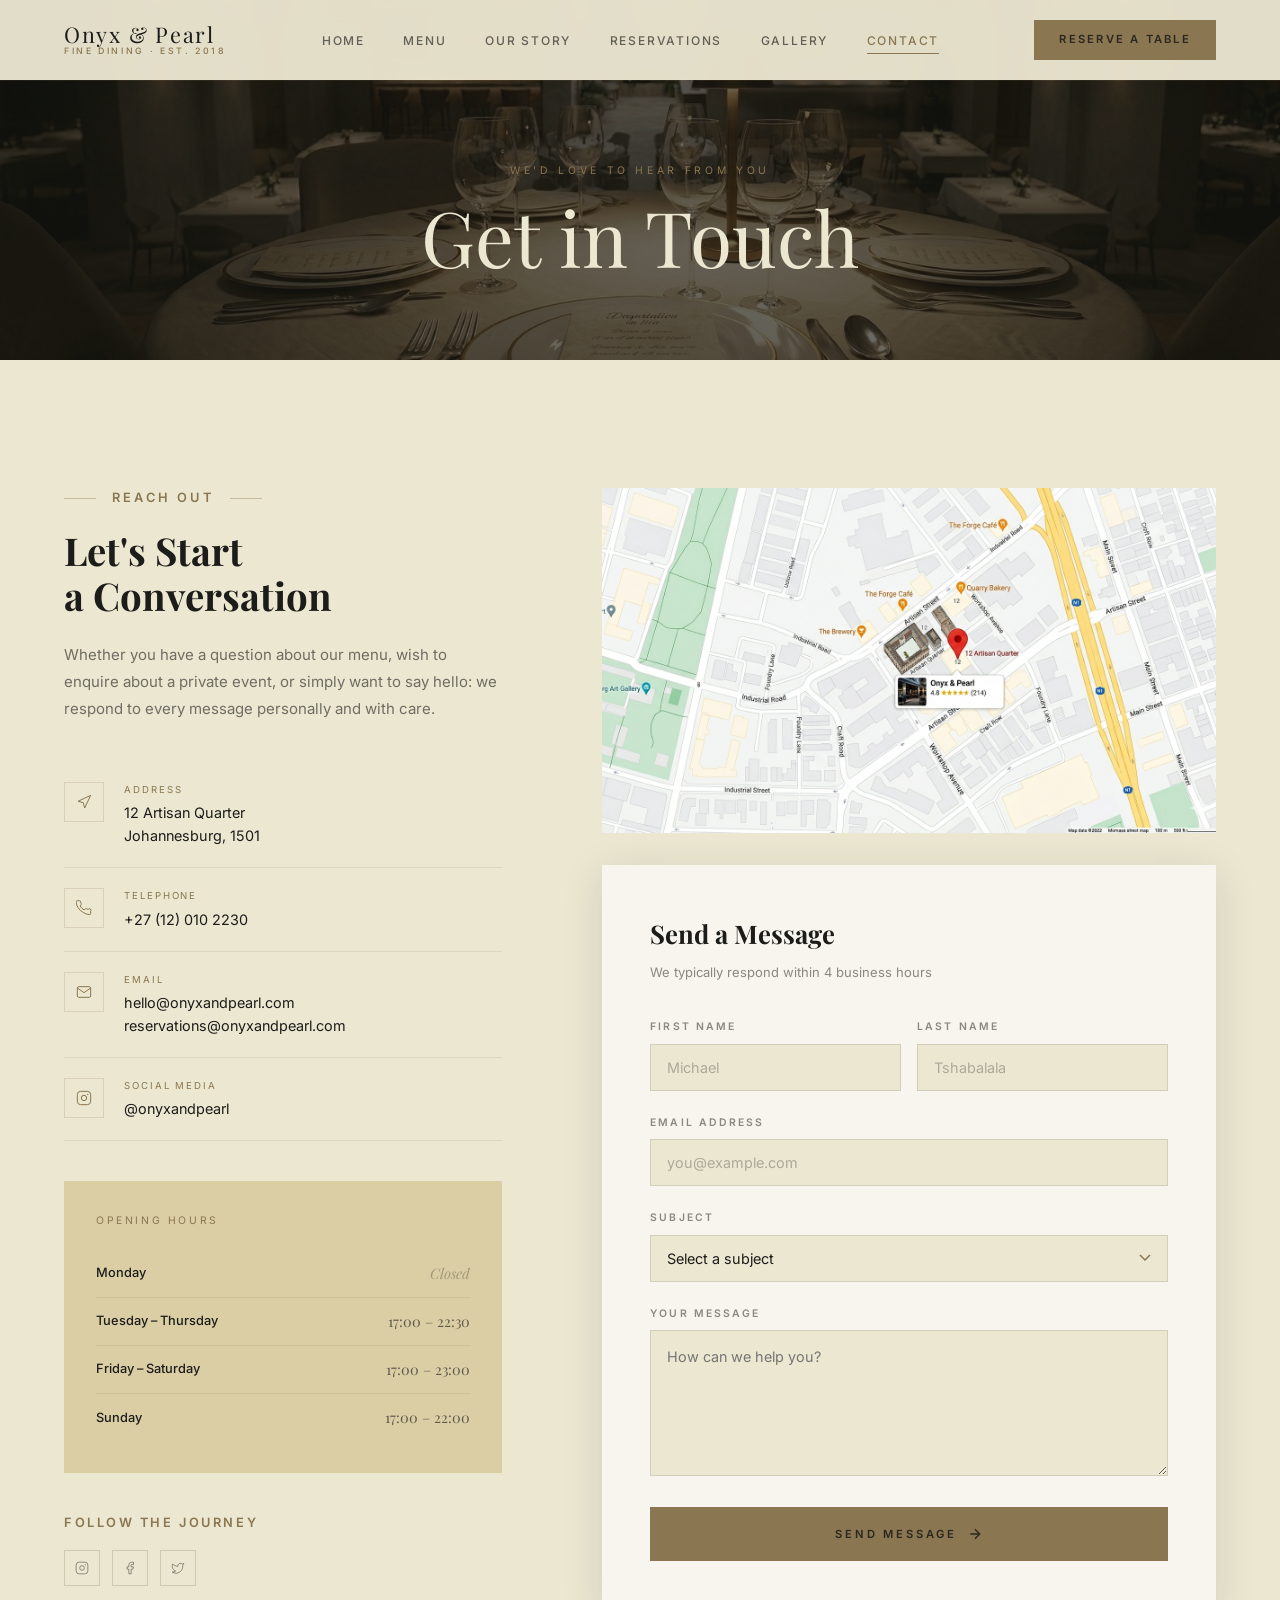
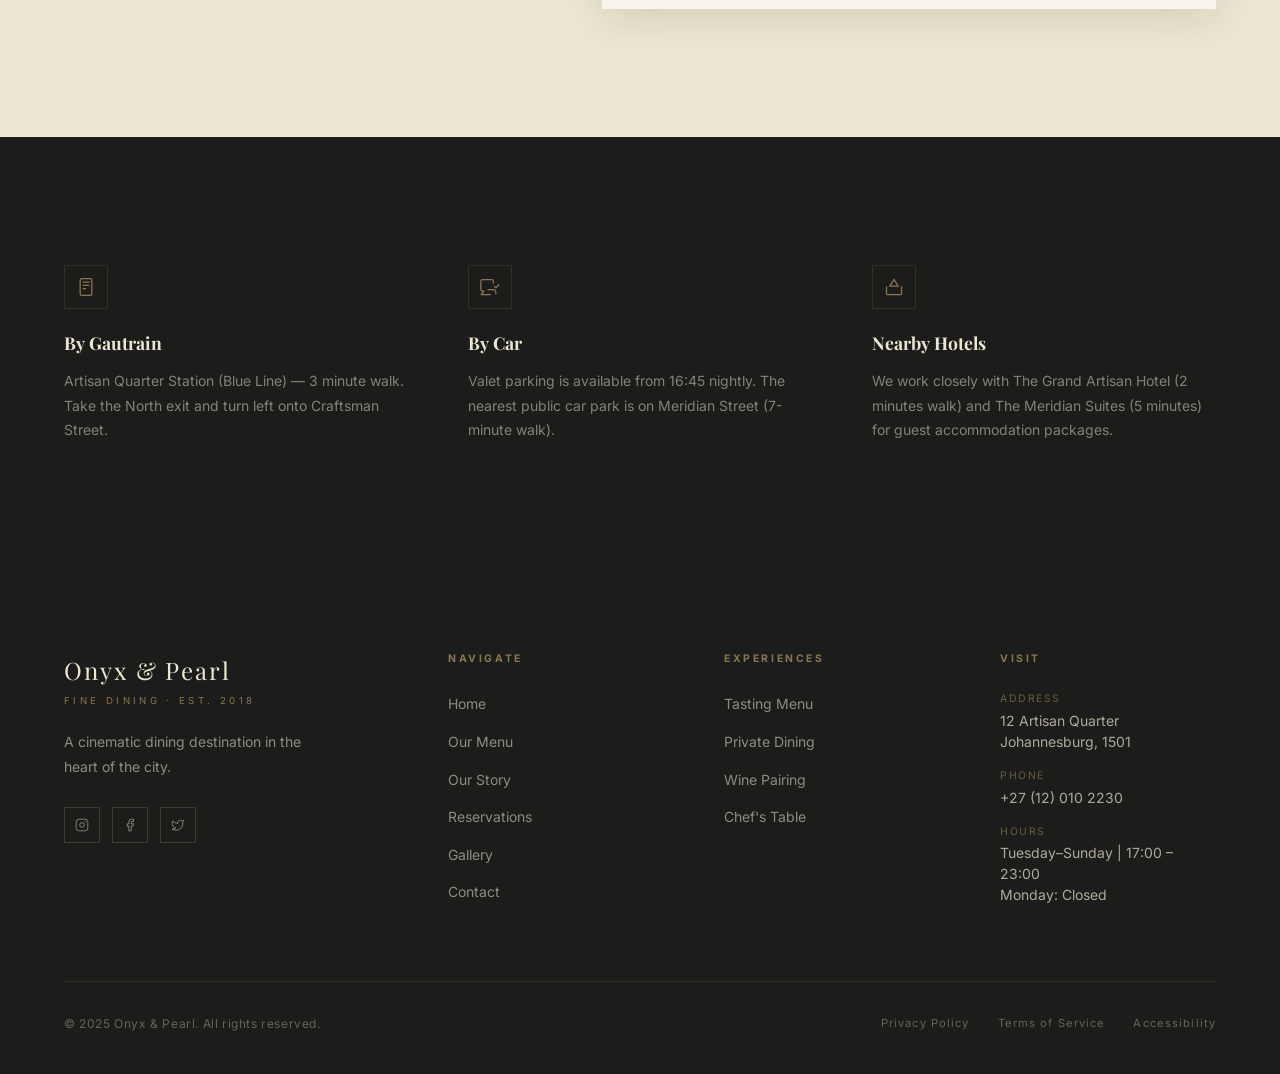
<file: contact.html>
<!DOCTYPE html>
<html lang="en">
<head>
  <meta charset="UTF-8" />
  <meta name="viewport" content="width=device-width, initial-scale=1.0" />
  <title>Contact | Onyx & Pearl Fine Dining</title>
  <meta name="description" content="Contact Onyx & Pearl — get in touch for reservations, private events, press enquiries, or any other questions." />
  <link rel="preconnect" href="https://fonts.googleapis.com" />
  <link rel="preconnect" href="https://fonts.gstatic.com" crossorigin />
  <link rel="stylesheet" href="css/styles.css" />
</head>
<body>

  <!-- ── NAV ── -->
  <nav class="nav" role="navigation" aria-label="Main navigation">
    <div class="nav__inner">
      <a href="index.html" class="nav__logo">
        <span class="nav__logo-main">Onyx &amp; Pearl</span>
        <span class="nav__logo-sub">Fine Dining · Est. 2018</span>
      </a>
      <ul class="nav__links" role="list">
        <li><a href="index.html"        class="nav__link">Home</a></li>
        <li><a href="menu.html"         class="nav__link">Menu</a></li>
        <li><a href="about.html"        class="nav__link">Our Story</a></li>
        <li><a href="reservations.html" class="nav__link">Reservations</a></li>
        <li><a href="gallery.html"      class="nav__link">Gallery</a></li>
        <li><a href="contact.html"      class="nav__link active">Contact</a></li>
      </ul>
      <a href="reservations.html" class="nav__cta">Reserve a Table</a>
      <button class="nav__hamburger" aria-label="Toggle menu"><span></span><span></span><span></span></button>
    </div>
  </nav>
  <div class="nav__mobile">
    <a href="index.html"        class="nav__link">Home</a>
    <a href="menu.html"         class="nav__link">Menu</a>
    <a href="about.html"        class="nav__link">Our Story</a>
    <a href="reservations.html" class="nav__link">Reservations</a>
    <a href="gallery.html"      class="nav__link">Gallery</a>
    <a href="contact.html"      class="nav__link">Contact</a>
    <a href="reservations.html" class="btn btn--primary" style="margin-top:16px">Reserve a Table</a>
  </div>

  <!-- ── PAGE HERO ── -->
  <header class="page-hero" style="height:40vh;min-height:280px" aria-label="Contact hero">
    <div class="page-hero__bg">
      <!-- replace src="#" with your contact page hero image URL -->
      <img src="content/banner-img.png" alt="Onyx & Pearl — restaurant contact hero" class="img-fill" style="position:absolute;inset:0" />
    </div>
    <div class="page-hero__overlay"></div>
    <div class="page-hero__content">
      <p class="page-hero__eyebrow">We'd Love to Hear From You</p>
      <h1 class="page-hero__title">Get in Touch</h1>
    </div>
  </header>

  <!-- ════════════════════════════════════════════
       CONTACT SECTION
  ═══════════════════════════════════════════════ -->
  <section class="contact-section" aria-label="Contact information and form">
    <div class="container">
      <div class="contact-grid">

        <!-- Left — Info -->
        <div>
          <div class="contact-info__label t-subtitle section-label" style="justify-content:flex-start;color:var(--gold)" data-reveal>
            Reach Out
          </div>
          <h2 class="contact-info__title" data-reveal>
            Let's Start<br>a Conversation
          </h2>
          <p class="contact-info__desc" data-reveal>
            Whether you have a question about our menu, wish to enquire about a private
            event, or simply want to say hello: we respond to every message personally
            and with care.
          </p>

          <!-- Contact details -->
          <div class="contact-details" data-reveal>
            <div class="contact-detail">
              <div class="contact-detail__icon">
                <svg viewBox="0 0 24 24" fill="none" stroke="currentColor" stroke-width="1.5" aria-hidden="true"><path d="M3 11l19-9-9 19-2-8-8-2z"/></svg>
              </div>
              <div>
                <div class="contact-detail__label">Address</div>
                <div class="contact-detail__value">12 Artisan Quarter<br>Johannesburg, 1501</div>
              </div>
            </div>

            <div class="contact-detail">
              <div class="contact-detail__icon">
                <svg viewBox="0 0 24 24" fill="none" stroke="currentColor" stroke-width="1.5" aria-hidden="true"><path d="M22 16.92v3a2 2 0 01-2.18 2 19.79 19.79 0 01-8.63-3.07A19.5 19.5 0 013.07 11.5a19.79 19.79 0 01-3-8.57A2 2 0 012.06 1h3a2 2 0 012 1.72c.127.96.361 1.903.7 2.81a2 2 0 01-.45 2.11L6.09 8.91a16 16 0 006 6l1.27-1.27a2 2 0 012.11-.45c.907.339 1.85.573 2.81.7A2 2 0 0122 16.92z"/></svg>
              </div>
              <div>
                <div class="contact-detail__label">Telephone</div>
                <div class="contact-detail__value">+27 (12) 010 2230</div>
              </div>
            </div>

            <div class="contact-detail">
              <div class="contact-detail__icon">
                <svg viewBox="0 0 24 24" fill="none" stroke="currentColor" stroke-width="1.5" aria-hidden="true"><path d="M4 4h16c1.1 0 2 .9 2 2v12c0 1.1-.9 2-2 2H4c-1.1 0-2-.9-2-2V6c0-1.1.9-2 2-2z"/><polyline points="22,6 12,13 2,6"/></svg>
              </div>
              <div>
                <div class="contact-detail__label">Email</div>
                <div class="contact-detail__value">hello@onyxandpearl.com<br>reservations@onyxandpearl.com</div>
              </div>
            </div>

            <div class="contact-detail">
              <div class="contact-detail__icon">
                <svg viewBox="0 0 24 24" fill="none" stroke="currentColor" stroke-width="1.5" aria-hidden="true"><rect x="2" y="2" width="20" height="20" rx="5"/><circle cx="12" cy="12" r="4"/><circle cx="17.5" cy="6.5" r="1" fill="currentColor" stroke="none"/></svg>
              </div>
              <div>
                <div class="contact-detail__label">Social Media</div>
                <div class="contact-detail__value">@onyxandpearl</div>
              </div>
            </div>
          </div>

          <!-- Opening hours -->
          <div class="hours-grid" data-reveal>
            <p class="hours-grid__title">Opening Hours</p>
            <div class="hours-row">
              <span class="hours-day">Monday</span>
              <span class="hours-time hours-closed">Closed</span>
            </div>
            <div class="hours-row">
              <span class="hours-day">Tuesday – Thursday</span>
              <span class="hours-time">17:00 – 22:30</span>
            </div>
            <div class="hours-row">
              <span class="hours-day">Friday – Saturday</span>
              <span class="hours-time">17:00 – 23:00</span>
            </div>
            <div class="hours-row">
              <span class="hours-day">Sunday</span>
              <span class="hours-time">17:00 – 22:00</span>
            </div>
          </div>

          <!-- Social -->
          <div data-reveal>
            <p class="t-subtitle text-gold" style="margin-bottom:16px;letter-spacing:0.2em">Follow the Journey</p>
            <div style="display:flex;gap:12px">
              <a href="#" class="footer__social-link" aria-label="Instagram" style="border-color:rgba(28,28,26,0.15);color:rgba(28,28,26,0.5)">
                <svg viewBox="0 0 24 24" fill="none" stroke="currentColor" stroke-width="1.5" width="14" height="14"><rect x="2" y="2" width="20" height="20" rx="5"/><circle cx="12" cy="12" r="4"/><circle cx="17.5" cy="6.5" r="1" fill="currentColor" stroke="none"/></svg>
              </a>
              <a href="#" class="footer__social-link" aria-label="Facebook" style="border-color:rgba(28,28,26,0.15);color:rgba(28,28,26,0.5)">
                <svg viewBox="0 0 24 24" fill="none" stroke="currentColor" stroke-width="1.5" width="14" height="14"><path d="M18 2h-3a5 5 0 00-5 5v3H7v4h3v8h4v-8h3l1-4h-4V7a1 1 0 011-1h3z"/></svg>
              </a>
              <a href="#" class="footer__social-link" aria-label="Twitter" style="border-color:rgba(28,28,26,0.15);color:rgba(28,28,26,0.5)">
                <svg viewBox="0 0 24 24" fill="none" stroke="currentColor" stroke-width="1.5" width="14" height="14"><path d="M22 4s-.7 2.1-2 3.4c1.6 10-9.4 17.3-18 11.6 2.2.1 4.4-.6 6-2C3 15.5.5 9.6 3 5c2.2 2.6 5.6 4.1 9 4-.9-4.2 4-6.6 7-3.8 1.1 0 3-1.2 3-1.2z"/></svg>
              </a>
            </div>
          </div>
        </div>

        <!-- Right — Form & Map -->
        <div>

          <!-- Map image — replace src="#" with your map/location screenshot URL -->
          <div class="map-placeholder" data-reveal>
            <img src="content/onyx-map.png" alt="Map showing Onyx & Pearl location — 12 Artisan Quarter, Johannesburg" class="img-fill" />
          </div>

          <!-- Contact form -->
          <div class="contact-form-wrap" style="margin-top:32px" data-reveal>
            <h2 class="contact-form-wrap__title">Send a Message</h2>
            <p class="contact-form-wrap__sub">We typically respond within 4 business hours</p>

            <form class="contact-form" novalidate>

              <div class="form-group form-group--half">
                <div>
                  <label class="form-label" for="c-first">First Name</label>
                  <input class="form-input" type="text" id="c-first" name="first-name" placeholder="Michael" autocomplete="given-name" required />
                </div>
                <div>
                  <label class="form-label" for="c-last">Last Name</label>
                  <input class="form-input" type="text" id="c-last" name="last-name" placeholder="Tshabalala" autocomplete="family-name" required />
                </div>
              </div>

              <div class="form-group">
                <label class="form-label" for="c-email">Email Address</label>
                <input class="form-input" type="email" id="c-email" name="email" placeholder="you@example.com" autocomplete="email" required />
              </div>

              <div class="form-group">
                <label class="form-label" for="c-subject">Subject</label>
                <select class="form-select" id="c-subject" name="subject" required>
                  <option value="" disabled selected>Select a subject</option>
                  <option value="reservation">Reservation Enquiry</option>
                  <option value="private">Private Dining</option>
                  <option value="event">Corporate / Special Event</option>
                  <option value="press">Press &amp; Media</option>
                  <option value="feedback">Feedback</option>
                  <option value="other">Other</option>
                </select>
              </div>

              <div class="form-group">
                <label class="form-label" for="c-message">Your Message</label>
                <textarea class="form-textarea" id="c-message" name="message" rows="5" placeholder="How can we help you?" required style="min-height:140px"></textarea>
              </div>

              <button type="submit" class="btn btn--primary" style="width:100%;justify-content:center;padding:18px">
                Send Message
                <svg width="16" height="16" viewBox="0 0 24 24" fill="none" stroke="currentColor" stroke-width="2" aria-hidden="true"><path d="M5 12h14M12 5l7 7-7 7"/></svg>
              </button>

            </form>
          </div>
        </div>

      </div>
    </div>
  </section>

  <!-- ════════════════════════════════════════════
       GETTING HERE
  ═══════════════════════════════════════════════ -->
  <section style="background:var(--charcoal);padding:var(--section-pad) 0" aria-label="Getting here">
    <div class="container">
      <div style="display:grid;grid-template-columns:1fr 1fr 1fr;gap:clamp(32px,5vw,60px);flex-wrap:wrap" data-reveal>

        <div>
          <div style="width:44px;height:44px;border:1px solid rgba(138,118,80,0.2);display:flex;align-items:center;justify-content:center;color:var(--gold);margin-bottom:20px">
            <svg viewBox="0 0 24 24" fill="none" stroke="currentColor" stroke-width="1.5" width="20" height="20"><rect x="5" y="2" width="14" height="20" rx="2"/><path d="M12 18h.01M8 6h8M8 10h8M8 14h4"/></svg>
          </div>
          <h3 style="font-family:var(--font-serif);font-size:1.1rem;color:var(--cream);margin-bottom:12px">By Gautrain </h3>
          <p style="font-size:0.875rem;color:rgba(236,231,209,0.5);line-height:1.75">
            Artisan Quarter Station (Blue Line) — 3 minute walk. Take the North exit
            and turn left onto Craftsman Street.
          </p>
        </div>

        <div>
          <div style="width:44px;height:44px;border:1px solid rgba(138,118,80,0.2);display:flex;align-items:center;justify-content:center;color:var(--gold);margin-bottom:20px">
            <svg viewBox="0 0 24 24" fill="none" stroke="currentColor" stroke-width="1.5" width="20" height="20"><path d="M5 17H3a2 2 0 01-2-2V5a2 2 0 012-2h11a2 2 0 012 2v3M13 21H1m4-4l-4 4M17 11l2 2 4-4M19 21v-2a4 4 0 00-4-4H9"/></svg>
          </div>
          <h3 style="font-family:var(--font-serif);font-size:1.1rem;color:var(--cream);margin-bottom:12px">By Car</h3>
          <p style="font-size:0.875rem;color:rgba(236,231,209,0.5);line-height:1.75">
            Valet parking is available from 16:45 nightly. The nearest public car park
            is on Meridian Street (7-minute walk).
          </p>
        </div>

        <div>
          <div style="width:44px;height:44px;border:1px solid rgba(138,118,80,0.2);display:flex;align-items:center;justify-content:center;color:var(--gold);margin-bottom:20px">
            <svg viewBox="0 0 24 24" fill="none" stroke="currentColor" stroke-width="1.5" width="20" height="20"><path d="M17 11l-5-8-5 8h10zM3 11v9a1 1 0 001 1h16a1 1 0 001-1v-9"/></svg>
          </div>
          <h3 style="font-family:var(--font-serif);font-size:1.1rem;color:var(--cream);margin-bottom:12px">Nearby Hotels</h3>
          <p style="font-size:0.875rem;color:rgba(236,231,209,0.5);line-height:1.75">
            We work closely with The Grand Artisan Hotel (2 minutes walk) and The
            Meridian Suites (5 minutes) for guest accommodation packages.
          </p>
        </div>

      </div>
    </div>
  </section>

  <!-- ── FOOTER ── -->
  <footer class="footer">
    <div class="container">
      <div class="footer__grid">
        <div>
          <div class="footer__brand-name">Onyx &amp; Pearl</div>
          <div class="footer__brand-sub">Fine Dining · Est. 2018</div>
          <p class="footer__tagline">A cinematic dining destination in the heart of the city.</p>
          <div class="footer__social" aria-label="Social media">
            <a href="#" class="footer__social-link" aria-label="Instagram">
              <svg viewBox="0 0 24 24" fill="none" stroke="currentColor" stroke-width="1.5" width="14" height="14"><rect x="2" y="2" width="20" height="20" rx="5"/><circle cx="12" cy="12" r="4"/><circle cx="17.5" cy="6.5" r="1" fill="currentColor" stroke="none"/></svg>
            </a>
            <a href="#" class="footer__social-link" aria-label="Facebook">
              <svg viewBox="0 0 24 24" fill="none" stroke="currentColor" stroke-width="1.5" width="14" height="14"><path d="M18 2h-3a5 5 0 00-5 5v3H7v4h3v8h4v-8h3l1-4h-4V7a1 1 0 011-1h3z"/></svg>
            </a>
            <a href="#" class="footer__social-link" aria-label="Twitter/X">
              <svg viewBox="0 0 24 24" fill="none" stroke="currentColor" stroke-width="1.5" width="14" height="14"><path d="M22 4s-.7 2.1-2 3.4c1.6 10-9.4 17.3-18 11.6 2.2.1 4.4-.6 6-2C3 15.5.5 9.6 3 5c2.2 2.6 5.6 4.1 9 4-.9-4.2 4-6.6 7-3.8 1.1 0 3-1.2 3-1.2z"/></svg>
            </a>
          </div>
        </div>
        <div>
          <h3 class="footer__col-title">Navigate</h3>
          <ul class="footer__links">
            <li><a href="index.html">Home</a></li>
            <li><a href="menu.html">Our Menu</a></li>
            <li><a href="about.html">Our Story</a></li>
            <li><a href="reservations.html">Reservations</a></li>
            <li><a href="gallery.html">Gallery</a></li>
            <li><a href="contact.html">Contact</a></li>
          </ul>
        </div>
        <div>
          <h3 class="footer__col-title">Experiences</h3>
          <ul class="footer__links">
            <li><a href="reservations.html">Tasting Menu</a></li>
            <li><a href="reservations.html">Private Dining</a></li>
            <li><a href="reservations.html">Wine Pairing</a></li>
            <li><a href="reservations.html">Chef's Table</a></li>
          </ul>
        </div>
        <div>
          <h3 class="footer__col-title">Visit</h3>
          <div class="footer__contact-item">
            <span class="footer__contact-label">Address</span>
            <span class="footer__contact-value">12 Artisan Quarter<br>Johannesburg, 1501</span>
          </div>
          <div class="footer__contact-item">
            <span class="footer__contact-label">Phone</span>
            <span class="footer__contact-value">+27 (12) 010 2230</span>
          </div>
          <div class="footer__contact-item">
            <span class="footer__contact-label">Hours</span>
            <span class="footer__contact-value">Tuesday–Sunday | 17:00 – 23:00<br>Monday: Closed</span>
          </div>
        </div>
      </div>
      <div class="footer__bottom">
        <p class="footer__copy">&copy; 2025 Onyx &amp; Pearl. All rights reserved.</p>
        <nav class="footer__bottom-links" aria-label="Legal">
          <a href="#">Privacy Policy</a>
          <a href="#">Terms of Service</a>
          <a href="#">Accessibility</a>
        </nav>
      </div>
    </div>
  </footer>

  <script src="js/main.js"></script>
</body>
</html>
</file>
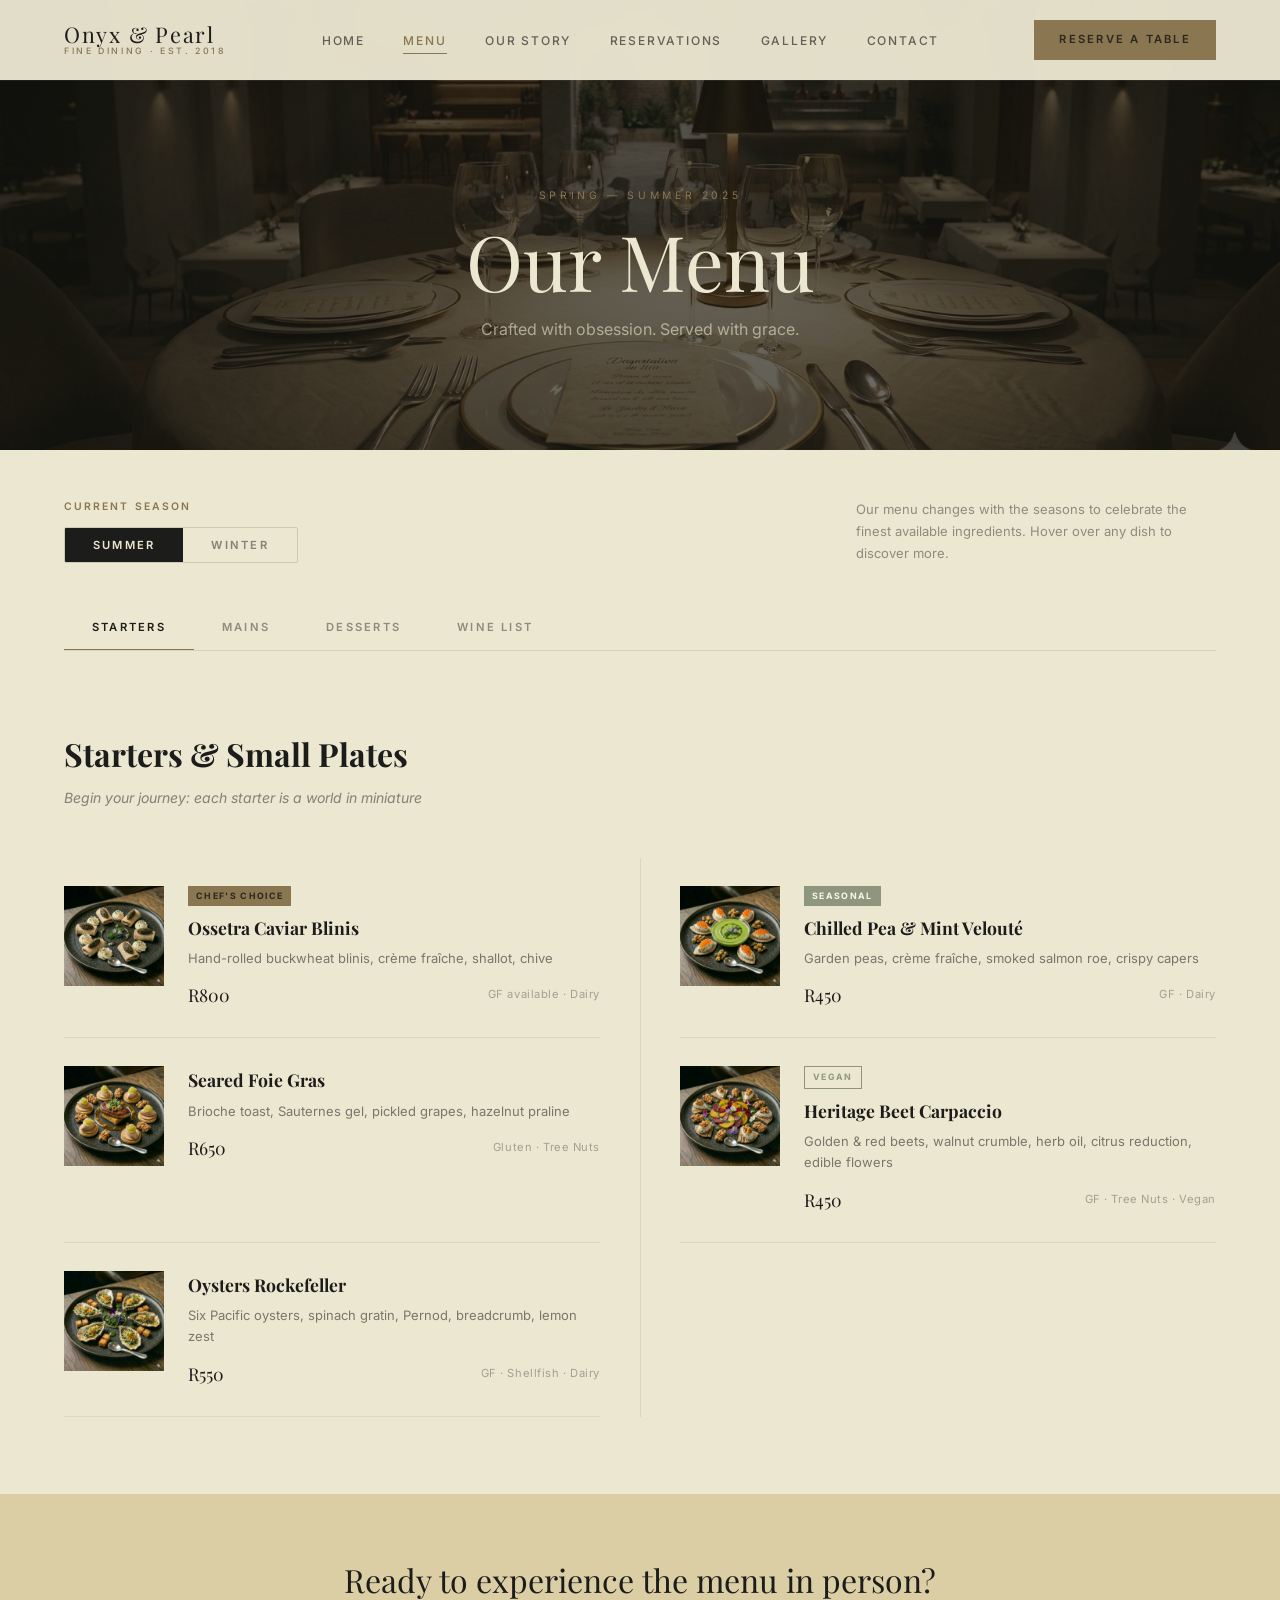
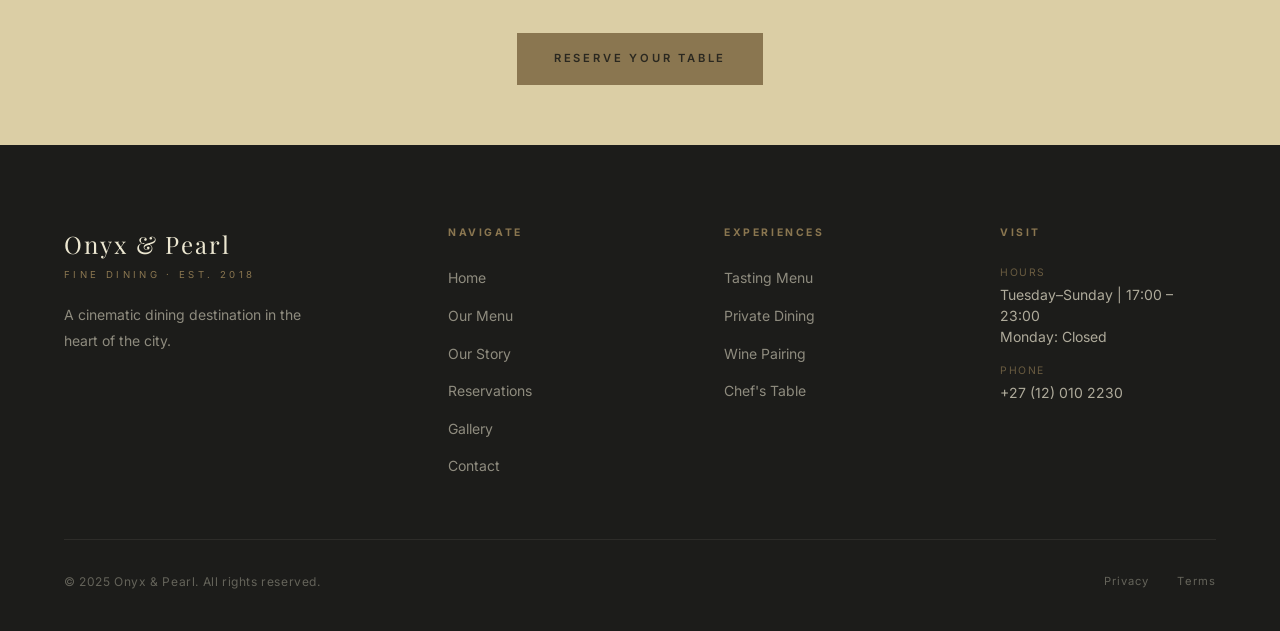
<file: menu.html>
<!DOCTYPE html>
<html lang="en">
<head>
  <meta charset="UTF-8" />
  <meta name="viewport" content="width=device-width, initial-scale=1.0" />
  <title>Menu | Onyx & Pearl Fine Dining</title>
  <meta name="description" content="Explore the Onyx & Pearl menu — artfully crafted starters, mains, desserts, and an exceptional wine selection." />
  <link rel="preconnect" href="https://fonts.googleapis.com" />
  <link rel="preconnect" href="https://fonts.gstatic.com" crossorigin />
  <link rel="stylesheet" href="css/styles.css" />
</head>
<body>

  <!-- ── NAV ── -->
  <nav class="nav" role="navigation" aria-label="Main navigation">
    <div class="nav__inner">
      <a href="index.html" class="nav__logo">
        <span class="nav__logo-main">Onyx &amp; Pearl</span>
        <span class="nav__logo-sub">Fine Dining · Est. 2018</span>
      </a>
      <ul class="nav__links" role="list">
        <li><a href="index.html"        class="nav__link">Home</a></li>
        <li><a href="menu.html"         class="nav__link active">Menu</a></li>
        <li><a href="about.html"        class="nav__link">Our Story</a></li>
        <li><a href="reservations.html" class="nav__link">Reservations</a></li>
        <li><a href="gallery.html"      class="nav__link">Gallery</a></li>
        <li><a href="contact.html"      class="nav__link">Contact</a></li>
      </ul>
      <a href="reservations.html" class="nav__cta">Reserve a Table</a>
      <button class="nav__hamburger" aria-label="Toggle menu"><span></span><span></span><span></span></button>
    </div>
  </nav>
  <div class="nav__mobile">
    <a href="index.html"        class="nav__link">Home</a>
    <a href="menu.html"         class="nav__link">Menu</a>
    <a href="about.html"        class="nav__link">Our Story</a>
    <a href="reservations.html" class="nav__link">Reservations</a>
    <a href="gallery.html"      class="nav__link">Gallery</a>
    <a href="contact.html"      class="nav__link">Contact</a>
    <a href="reservations.html" class="btn btn--primary" style="margin-top:16px">Reserve a Table</a>
  </div>

  <!-- ── PAGE HERO ── -->
  <header class="page-hero" aria-label="Menu hero">
    <div class="page-hero__bg">
      <!-- replace src="#" with your menu hero image URL -->
      <img src="content/banner-img.png" alt="Onyx & Pearl kitchen — artistry and precision" class="img-fill" style="position:absolute;inset:0" />
    </div>
    <div class="page-hero__overlay"></div>
    <div class="page-hero__content">
      <p class="page-hero__eyebrow">Spring — Summer 2025</p>
      <h1 class="page-hero__title">Our Menu</h1>
      <p class="page-hero__sub">Crafted with obsession. Served with grace.</p>
    </div>
  </header>

  <!-- ── MENU CONTROLS ── -->
  <section style="background:var(--cream);padding:48px 0 0" aria-label="Menu controls">
    <div class="container">
      <div style="display:flex;align-items:center;justify-content:space-between;flex-wrap:wrap;gap:20px;margin-bottom:40px">
        <!-- Season Toggle -->
        <div>
          <p class="t-subtitle text-gold" style="margin-bottom:12px;letter-spacing:0.2em;font-size:0.65rem">Current Season</p>
          <div class="season-toggle" role="group" aria-label="Season selection">
            <button class="season-toggle__btn active" data-season="summer">Summer</button>
            <button class="season-toggle__btn" data-season="winter">Winter</button>
          </div>
        </div>
        <!-- Note -->
        <p class="t-small" style="color:rgba(28,28,26,0.45);max-width:360px;line-height:1.7">
          Our menu changes with the seasons to celebrate the finest available ingredients.
          Hover over any dish to discover more.
        </p>
      </div>

      <!-- Category Tabs -->
      <div class="menu-tabs" role="tablist" aria-label="Menu categories">
        <button class="menu-tab active" data-tab="starters" role="tab" aria-selected="true">Starters</button>
        <button class="menu-tab" data-tab="mains"    role="tab" aria-selected="false">Mains</button>
        <button class="menu-tab" data-tab="desserts" role="tab" aria-selected="false">Desserts</button>
        <button class="menu-tab" data-tab="wine"     role="tab" aria-selected="false">Wine List</button>
      </div>
    </div>
  </section>

  <!-- ════════════════════════════════════════════
       STARTERS
  ═══════════════════════════════════════════════ -->
  <div class="menu-category active" data-category="starters" role="tabpanel">
    <div class="container">
      <div class="menu-section">
        <h2 class="menu-section__title">Starters &amp; Small Plates</h2>
        <p class="menu-section__sub">Begin your journey: each starter is a world in miniature</p>

        <div class="menu-grid">

          <!-- Item 1 -->
          <article class="menu-item" data-reveal data-season-menu="both">
            <div class="menu-item__image">
              <!-- replace src="#" with your image URL -->
              <img src="content/caviar-blinis.png" alt="Ossetra Caviar Blinis" class="img-fill" />
            </div>
            <div class="menu-item__body">
              <div class="menu-item__badges">
                <span class="menu-badge menu-badge--chef">Chef's Choice</span>
              </div>
              <h3 class="menu-item__name">Ossetra Caviar Blinis</h3>
              <p class="menu-item__desc">Hand-rolled buckwheat blinis, crème fraîche, shallot, chive</p>
              <p class="menu-item__desc-hover">Sourced from sustainable aquaculture — a pure expression of brine, butter, and refinement.</p>
              <div class="menu-item__footer">
                <span class="menu-item__price">R800</span>
                <span class="menu-item__allergens">GF available · Dairy</span>
              </div>
            </div>
          </article>

          <!-- Item 2 -->
          <article class="menu-item" data-reveal data-season-menu="summer">
            <div class="menu-item__image">
              <!-- replace src="#" with your image URL -->
              <img src="content/pea-mint.png" alt="Chilled Pea & Mint Velouté" class="img-fill" />
            </div>
            <div class="menu-item__body">
              <div class="menu-item__badges">
                <span class="menu-badge menu-badge--seasonal">Seasonal</span>
              </div>
              <h3 class="menu-item__name">Chilled Pea &amp; Mint Velouté</h3>
              <p class="menu-item__desc">Garden peas, crème fraîche, smoked salmon roe, crispy capers</p>
              <p class="menu-item__desc-hover">Silky-smooth, garden-fresh, with a smoky finish that lingers like a summer evening.</p>
              <div class="menu-item__footer">
                <span class="menu-item__price">R450</span>
                <span class="menu-item__allergens">GF · Dairy</span>
              </div>
            </div>
          </article>

          <!-- Item 3 -->
          <article class="menu-item" data-reveal data-season-menu="both">
            <div class="menu-item__image">
              <!-- replace src="#" with your image URL -->
              <img src="content/seared-fole.png" alt="Seared Foie Gras" class="img-fill" />
            </div>
            <div class="menu-item__body">
              <h3 class="menu-item__name">Seared Foie Gras</h3>
              <p class="menu-item__desc">Brioche toast, Sauternes gel, pickled grapes, hazelnut praline</p>
              <p class="menu-item__desc-hover">A classic elevated: sweet, rich, with just enough acidity to keep you reaching for more.</p>
              <div class="menu-item__footer">
                <span class="menu-item__price">R650</span>
                <span class="menu-item__allergens">Gluten · Tree Nuts</span>
              </div>
            </div>
          </article>

          <!-- Item 4 -->
          <article class="menu-item" data-reveal data-season-menu="both">
            <div class="menu-item__image">
              <!-- replace src="#" with your image URL -->
              <img src="content/heritage-beet.png" alt="Heritage Beet Carpaccio" class="img-fill" />
            </div>
            <div class="menu-item__body">
              <div class="menu-item__badges">
                <span class="menu-badge menu-badge--vegan">Vegan</span>
              </div>
              <h3 class="menu-item__name">Heritage Beet Carpaccio</h3>
              <p class="menu-item__desc">Golden &amp; red beets, walnut crumble, herb oil, citrus reduction, edible flowers</p>
              <p class="menu-item__desc-hover">Earthy sweetness meets bright citrus: a painter's palette on a plate.</p>
              <div class="menu-item__footer">
                <span class="menu-item__price">R450</span>
                <span class="menu-item__allergens">GF · Tree Nuts · Vegan</span>
              </div>
            </div>
          </article>

          <!-- Item 5 -->
          <article class="menu-item" data-reveal data-season-menu="winter">
            <div class="menu-item__image">
              <!-- replace src="#" with your image URL -->
              <img src="content/black-truffle.png" alt="Black Truffle Arancini" class="img-fill" />
            </div>
            <div class="menu-item__body">
              <div class="menu-item__badges">
                <span class="menu-badge menu-badge--seasonal">Winter Only</span>
              </div>
              <h3 class="menu-item__name">Black Truffle Arancini</h3>
              <p class="menu-item__desc">Carnaroli risotto balls, black truffle, Taleggio, white truffle aioli</p>
              <p class="menu-item__desc-hover">Decadently comforting: golden-fried arancini hiding a molten truffle heart.</p>
              <div class="menu-item__footer">
                <span class="menu-item__price">R550</span>
                <span class="menu-item__allergens">Gluten · Dairy · Egg</span>
              </div>
            </div>
          </article>

          <!-- Item 6 -->
          <article class="menu-item" data-reveal data-season-menu="both">
            <div class="menu-item__image">
              <!-- replace src="#" with your image URL -->
              <img src="content/oyster-rock.png" alt="Oysters Rockefeller" class="img-fill" />
            </div>
            <div class="menu-item__body">
              <h3 class="menu-item__name">Oysters Rockefeller</h3>
              <p class="menu-item__desc">Six Pacific oysters, spinach gratin, Pernod, breadcrumb, lemon zest</p>
              <p class="menu-item__desc-hover">An iconic preparation: the ocean's salinity balanced by cream and anise.</p>
              <div class="menu-item__footer">
                <span class="menu-item__price">R550</span>
                <span class="menu-item__allergens">GF · Shellfish · Dairy</span>
              </div>
            </div>
          </article>

        </div>
      </div>
    </div>
  </div>

  <!-- ════════════════════════════════════════════
       MAINS
  ═══════════════════════════════════════════════ -->
  <div class="menu-category" data-category="mains" role="tabpanel">
    <div class="container">
      <div class="menu-section">
        <h2 class="menu-section__title">Main Courses</h2>
        <p class="menu-section__sub">The heart of our menu: where mastery meets memory</p>

        <div class="menu-grid">

          <article class="menu-item" data-reveal data-season-menu="both">
            <div class="menu-item__image">
              <!-- replace src="#" with your image URL -->
              <img src="content/obsidian-wagyu.png" alt="Obsidian-Seared Wagyu" class="img-fill" />
            </div>
            <div class="menu-item__body">
              <div class="menu-item__badges">
                <span class="menu-badge menu-badge--chef">Chef's Choice</span>
              </div>
              <h3 class="menu-item__name">Obsidian-Seared Wagyu</h3>
              <p class="menu-item__desc">A5 Japanese Wagyu striploin, black garlic reduction, truffle oil, bone broth gel, microgreens</p>
              <p class="menu-item__desc-hover">The pinnacle of our menu: sourced from a single prefecture in Japan, treated with reverence.</p>
              <div class="menu-item__footer">
                <span class="menu-item__price">R1600</span>
                <span class="menu-item__allergens">GF · Dairy</span>
              </div>
            </div>
          </article>

          <article class="menu-item" data-reveal data-season-menu="both">
            <div class="menu-item__image">
              <!-- replace src="#" with your image URL -->
              <img src="content/pearl-halibut.png" alt="Pearl Halibut en Papillote" class="img-fill" />
            </div>
            <div class="menu-item__body">
              <h3 class="menu-item__name">Pearl Halibut en Papillote</h3>
              <p class="menu-item__desc">Pacific halibut, saffron beurre blanc, fennel frond, preserved lemon, Ossetra caviar</p>
              <p class="menu-item__desc-hover">Steamed in parchment to retain every nuance: finished tableside for theatre and tenderness.</p>
              <div class="menu-item__footer">
                <span class="menu-item__price">R1200</span>
                <span class="menu-item__allergens">GF · Fish · Dairy</span>
              </div>
            </div>
          </article>

          <article class="menu-item" data-reveal data-season-menu="both">
            <div class="menu-item__image">
              <!-- replace src="#" with your image URL -->
              <img src="content/roasted-duck.png" alt="Roasted Duck Breast" class="img-fill" />
            </div>
            <div class="menu-item__body">
              <div class="menu-item__badges">
                <span class="menu-badge menu-badge--seasonal">Seasonal</span>
              </div>
              <h3 class="menu-item__name">Roasted Duck Breast</h3>
              <p class="menu-item__desc">Heritage duck, Bing cherry jus, celeriac purée, duck fat potato, shaved truffle</p>
              <p class="menu-item__desc-hover">Slow-roasted for 48 hours, finished skin-side down until lacquered and impossibly crisp.</p>
              <div class="menu-item__footer">
                <span class="menu-item__price">R1100</span>
                <span class="menu-item__allergens">GF · Dairy</span>
              </div>
            </div>
          </article>

          <article class="menu-item" data-reveal data-season-menu="both">
            <div class="menu-item__image">
              <!-- replace src="#" with your image URL -->
              <img src="content/garden-harvest.png" alt="Garden Harvest Risotto" class="img-fill" />
            </div>
            <div class="menu-item__body">
              <div class="menu-item__badges">
                <span class="menu-badge menu-badge--vegan">Vegetarian</span>
              </div>
              <h3 class="menu-item__name">Garden Harvest Risotto</h3>
              <p class="menu-item__desc">Heirloom vegetables, aged Parmigiano-Reggiano, black winter truffle, herb oil</p>
              <p class="menu-item__desc-hover">A love letter to the season's best harvest: stirred to perfection over forty-five minutes.</p>
              <div class="menu-item__footer">
                <span class="menu-item__price">R900</span>
                <span class="menu-item__allergens">GF · Dairy · V</span>
              </div>
            </div>
          </article>

          <article class="menu-item" data-reveal data-season-menu="both">
            <div class="menu-item__image">
              <!-- replace src="#" with your image URL -->
              <img src="content/lamb-rack.png" alt="Lamb Rack Provençal" class="img-fill" />
            </div>
            <div class="menu-item__body">
              <h3 class="menu-item__name">Lamb Rack Provençal</h3>
              <p class="menu-item__desc">New Zealand lamb, herbes de Provence crust, ratatouille, black olive tapenade, rosemary jus</p>
              <p class="menu-item__desc-hover">Southern French soul: herb-crusted, rosy-pink, with the warmth of the Mediterranean sun.</p>
              <div class="menu-item__footer">
                <span class="menu-item__price">R1300</span>
                <span class="menu-item__allergens">GF · Dairy</span>
              </div>
            </div>
          </article>

          <article class="menu-item" data-reveal data-season-menu="both">
            <div class="menu-item__image">
              <!-- replace src="#" with your image URL -->
              <img src="content/lobster-therm.png" alt="Lobster Thermidor" class="img-fill" />
            </div>
            <div class="menu-item__body">
              <h3 class="menu-item__name">Lobster Thermidor</h3>
              <p class="menu-item__desc">Whole Breton lobster, cognac cream, Gruyère, tarragon, pommes duchesse</p>
              <p class="menu-item__desc-hover">A timeless French classic: extravagant, indulgent, and absolutely worth every moment.</p>
              <div class="menu-item__footer">
                <span class="menu-item__price">R1900</span>
                <span class="menu-item__allergens">GF · Shellfish · Dairy</span>
              </div>
            </div>
          </article>

        </div>
      </div>
    </div>
  </div>

  <!-- ════════════════════════════════════════════
       DESSERTS
  ═══════════════════════════════════════════════ -->
  <div class="menu-category" data-category="desserts" role="tabpanel">
    <div class="container">
      <div class="menu-section">
        <h2 class="menu-section__title">Desserts</h2>
        <p class="menu-section__sub">The sweetest possible conclusion to your evening</p>

        <div class="menu-grid">

          <article class="menu-item" data-reveal data-season-menu="both">
            <div class="menu-item__image">
              <!-- replace src="#" with your image URL -->
              <img src="content/val-chocolate.png" alt="Valrhona Chocolate Délice" class="img-fill" />
            </div>
            <div class="menu-item__body">
              <div class="menu-item__badges">
                <span class="menu-badge menu-badge--chef">Signature</span>
              </div>
              <h3 class="menu-item__name">Valrhona Chocolate Délice</h3>
              <p class="menu-item__desc">Dark ganache, salted caramel, tonka bean ice cream, gold leaf</p>
              <p class="menu-item__desc-hover">Our most-requested dessert: intensely chocolate, delicately spiced, impossibly smooth.</p>
              <div class="menu-item__footer">
                <span class="menu-item__price">R350</span>
                <span class="menu-item__allergens">Gluten · Dairy · Egg</span>
              </div>
            </div>
          </article>

          <article class="menu-item" data-reveal data-season-menu="summer">
            <div class="menu-item__image">
              <!-- replace src="#" with your image URL -->
              <img src="content/straw-cham.png" alt="Strawberry & Champagne Pavlova" class="img-fill" />
            </div>
            <div class="menu-item__body">
              <div class="menu-item__badges">
                <span class="menu-badge menu-badge--seasonal">Summer</span>
              </div>
              <h3 class="menu-item__name">Strawberry &amp; Champagne Pavlova</h3>
              <p class="menu-item__desc">Meringue, Chantilly cream, macerated strawberries, Champagne jelly, basil</p>
              <p class="menu-item__desc-hover">Light as the season: crisp shells giving way to cloud-like cream and sun-ripened berries.</p>
              <div class="menu-item__footer">
                <span class="menu-item__price">R300</span>
                <span class="menu-item__allergens">GF · Dairy · Egg</span>
              </div>
            </div>
          </article>

          <article class="menu-item" data-reveal data-season-menu="both">
            <div class="menu-item__image">
              <!-- replace src="#" with your image URL -->
              <img src="content/tahi-vanilla.png" alt="Tahitian Vanilla Crème Brûlée" class="img-fill" />
            </div>
            <div class="menu-item__body">
              <h3 class="menu-item__name">Tahitian Vanilla Crème Brûlée</h3>
              <p class="menu-item__desc">Tahitian vanilla custard, caramelised sugar crust, seasonal compote</p>
              <p class="menu-item__desc-hover">The definitive crème brûlée: the crack of the caramel, the tremble of the custard.</p>
              <div class="menu-item__footer">
                <span class="menu-item__price">R250</span>
                <span class="menu-item__allergens">GF · Dairy · Egg</span>
              </div>
            </div>
          </article>

          <article class="menu-item" data-reveal data-season-menu="winter">
            <div class="menu-item__image">
              <!-- replace src="#" with your image URL -->
              <img src="content/spiced-pear.png" alt="Spiced Pear Tarte Tatin" class="img-fill" />
            </div>
            <div class="menu-item__body">
              <div class="menu-item__badges">
                <span class="menu-badge menu-badge--seasonal">Winter</span>
              </div>
              <h3 class="menu-item__name">Spiced Pear Tarte Tatin</h3>
              <p class="menu-item__desc">Caramelised Conference pears, star anise, Calvados, puff pastry, clotted cream</p>
              <p class="menu-item__desc-hover">Amber, aromatic, and unmistakably autumnal: a warm embrace of spice and sweetness.</p>
              <div class="menu-item__footer">
                <span class="menu-item__price">R300</span>
                <span class="menu-item__allergens">Gluten · Dairy</span>
              </div>
            </div>
          </article>

        </div>

        <!-- Cheese board -->
        <div style="margin-top:60px;padding:40px;background:var(--warm-tan)" data-reveal>
          <div style="display:grid;grid-template-columns:1fr auto;align-items:start;gap:24px;flex-wrap:wrap">
            <div>
              <p class="t-subtitle text-gold" style="margin-bottom:12px">An Alternative Conclusion</p>
              <h3 style="font-family:var(--font-serif);font-size:1.5rem;color:var(--charcoal);margin-bottom:12px">Artisan Cheese Board</h3>
              <p style="font-size:0.875rem;color:rgba(28,28,26,0.65);line-height:1.75;max-width:500px">
                A rotating selection of six artisanal cheeses, paired with house-made condiments:
                quince paste, honeycomb, walnut loaf, and seasonal pickles.
              </p>
            </div>
            <div style="text-align:right">
              <div style="font-family:var(--font-serif);font-size:1.8rem;color:var(--charcoal)">R650</div>
              <div style="font-size:0.75rem;color:var(--gold);margin-top:4px">For two</div>
            </div>
          </div>
        </div>
      </div>
    </div>
  </div>

  <!-- ════════════════════════════════════════════
       WINE
  ═══════════════════════════════════════════════ -->
  <div class="menu-category" data-category="wine" role="tabpanel">
    <div class="container">
      <div class="menu-section">
        <h2 class="menu-section__title">Wine List</h2>
        <p class="menu-section__sub">Curated by our Sommelier: over 400 labels from 24 countries</p>

        <!-- White wines -->
        <div style="margin-bottom:60px">
          <h3 style="font-family:var(--font-serif);font-size:1.2rem;color:var(--charcoal);margin-bottom:4px;border-bottom:1px solid rgba(28,28,26,0.1);padding-bottom:16px">White Wines</h3>
          <div class="wine-grid" style="margin-top:28px">

            <div class="wine-card" data-reveal>
              <div class="wine-card__region">Burgundy, France</div>
              <h3 class="wine-card__name">Puligny-Montrachet 1er Cru</h3>
              <div class="wine-card__vintage">Domaine Leflaive · 2021</div>
              <p class="wine-card__desc">Elegant Chardonnay with mineral precision, white peach, and a lingering hazelnut finish. A benchmark of Burgundian whites.</p>
              <div class="wine-card__footer">
                <div class="wine-card__price-glass">
                  <span class="wine-card__price-label">Glass</span>
                  <span class="wine-card__price-value">R700</span>
                </div>
                <div class="wine-card__price-glass">
                  <span class="wine-card__price-label">Bottle</span>
                  <span class="wine-card__price-value">R3000</span>
                </div>
                <div><span class="wine-card__badge">Somm's Pick</span></div>
              </div>
            </div>

            <div class="wine-card" data-reveal>
              <div class="wine-card__region">Alsace, France</div>
              <h3 class="wine-card__name">Riesling Grand Cru Schlossberg</h3>
              <div class="wine-card__vintage">Trimbach · 2020</div>
              <p class="wine-card__desc">Citrus-forward with petrol notes and a steely acidity. Sublime with our seafood courses.</p>
              <div class="wine-card__footer">
                <div class="wine-card__price-glass">
                  <span class="wine-card__price-label">Glass</span>
                  <span class="wine-card__price-value">R450</span>
                </div>
                <div class="wine-card__price-glass">
                  <span class="wine-card__price-label">Bottle</span>
                  <span class="wine-card__price-value">R2000</span>
                </div>
                <div></div>
              </div>
            </div>

            <div class="wine-card" data-reveal>
              <div class="wine-card__region">Napa Valley, USA</div>
              <h3 class="wine-card__name">Chardonnay Reserve</h3>
              <div class="wine-card__vintage">Far Niente · 2022</div>
              <p class="wine-card__desc">Lush and textured with toasted oak, vanilla, and ripe tropical fruit. Classic Napa richness.</p>
              <div class="wine-card__footer">
                <div class="wine-card__price-glass">
                  <span class="wine-card__price-label">Glass</span>
                  <span class="wine-card__price-value">R550</span>
                </div>
                <div class="wine-card__price-glass">
                  <span class="wine-card__price-label">Bottle</span>
                  <span class="wine-card__price-value">R2200</span>
                </div>
                <div></div>
              </div>
            </div>

          </div>
        </div>

        <!-- Red wines -->
        <div style="margin-bottom:60px">
          <h3 style="font-family:var(--font-serif);font-size:1.2rem;color:var(--charcoal);margin-bottom:4px;border-bottom:1px solid rgba(28,28,26,0.1);padding-bottom:16px">Red Wines</h3>
          <div class="wine-grid" style="margin-top:28px">

            <div class="wine-card" data-reveal>
              <div class="wine-card__region">Bordeaux, France</div>
              <h3 class="wine-card__name">Château Léoville-Barton</h3>
              <div class="wine-card__vintage">Saint-Julien · 2018</div>
              <p class="wine-card__desc">Structured and profound: cassis, cedar, graphite, and an eternal finish. Pairs magnificently with the Wagyu.</p>
              <div class="wine-card__footer">
                <div class="wine-card__price-glass">
                  <span class="wine-card__price-label">Glass</span>
                  <span class="wine-card__price-value">R800</span>
                </div>
                <div class="wine-card__price-glass">
                  <span class="wine-card__price-label">Bottle</span>
                  <span class="wine-card__price-value">R3700</span>
                </div>
                <div><span class="wine-card__badge">98 pts</span></div>
              </div>
            </div>

            <div class="wine-card" data-reveal>
              <div class="wine-card__region">Tuscany, Italy</div>
              <h3 class="wine-card__name">Sassicaia</h3>
              <div class="wine-card__vintage">Tenuta San Guido · 2019</div>
              <p class="wine-card__desc">The original Super Tuscan. Dark fruit, herbs, and an unmistakable elegance that rewards patience.</p>
              <div class="wine-card__footer">
                <div class="wine-card__price-glass">
                  <span class="wine-card__price-label">Glass</span>
                  <span class="wine-card__price-value">R950</span>
                </div>
                <div class="wine-card__price-glass">
                  <span class="wine-card__price-label">Bottle</span>
                  <span class="wine-card__price-value">R4500</span>
                </div>
                <div><span class="wine-card__badge">Somm's Pick</span></div>
              </div>
            </div>

            <div class="wine-card" data-reveal>
              <div class="wine-card__region">Ribera del Duero, Spain</div>
              <h3 class="wine-card__name">Vega Sicilia Único</h3>
              <div class="wine-card__vintage">2014</div>
              <p class="wine-card__desc">Spain's most celebrated wine. Plum, vanilla, tobacco — a meditation in complexity and restraint.</p>
              <div class="wine-card__footer">
                <div class="wine-card__price-glass">
                  <span class="wine-card__price-label">Glass</span>
                  <span class="wine-card__price-value">R1100</span>
                </div>
                <div class="wine-card__price-glass">
                  <span class="wine-card__price-label">Bottle</span>
                  <span class="wine-card__price-value">R6500</span>
                </div>
                <div><span class="wine-card__badge">Cellar Gem</span></div>
              </div>
            </div>

          </div>
        </div>

        <!-- Champagne -->
        <div style="padding:40px;background:var(--dark)" data-reveal>
          <p class="t-subtitle" style="color:var(--gold);margin-bottom:16px;letter-spacing:0.2em">Champagne &amp; Sparkling</p>
          <div style="display:grid;grid-template-columns:repeat(auto-fit,minmax(240px,1fr));gap:24px">
            <div>
              <div style="font-family:var(--font-serif);font-size:1rem;color:var(--cream);margin-bottom:4px">Krug Grande Cuvée</div>
              <div style="font-size:0.75rem;color:rgba(236,231,209,0.45);margin-bottom:8px">Champagne, France · NV</div>
              <div style="font-family:var(--font-serif);color:var(--gold)">R1500 glass / R5700 bottle</div>
            </div>
            <div>
              <div style="font-family:var(--font-serif);font-size:1rem;color:var(--cream);margin-bottom:4px">Dom Pérignon Rosé</div>
              <div style="font-size:0.75rem;color:rgba(236,231,209,0.45);margin-bottom:8px">Champagne, France · 2012</div>
              <div style="font-family:var(--font-serif);color:var(--gold)">R1600 glass / R7200 bottle</div>
            </div>
            <div>
              <div style="font-family:var(--font-serif);font-size:1rem;color:var(--cream);margin-bottom:4px">Billecart-Salmon Brut Blanc</div>
              <div style="font-size:0.75rem;color:rgba(236,231,209,0.45);margin-bottom:8px">Champagne, France · NV</div>
              <div style="font-family:var(--font-serif);color:var(--gold)">R650 glass / R2700 bottle</div>
            </div>
          </div>
        </div>

      </div>
    </div>
  </div>

  <!-- ── CTA ── -->
  <section style="background:var(--warm-tan);padding:60px 0;text-align:center">
    <div class="container--narrow">
      <p style="font-family:var(--font-serif);font-size:clamp(1.3rem,3vw,2rem);color:var(--charcoal);margin-bottom:28px" data-reveal>
        Ready to experience the menu in person?
      </p>
      <a href="reservations.html" class="btn btn--primary" data-reveal>Reserve Your Table</a>
    </div>
  </section>

  <!-- ── FOOTER ── -->
  <footer class="footer">
    <div class="container">
      <div class="footer__grid">
        <div>
          <div class="footer__brand-name">Onyx &amp; Pearl</div>
          <div class="footer__brand-sub">Fine Dining · Est. 2018</div>
          <p class="footer__tagline">A cinematic dining destination in the heart of the city.</p>
        </div>
        <div>
          <h3 class="footer__col-title">Navigate</h3>
          <ul class="footer__links">
            <li><a href="index.html">Home</a></li>
            <li><a href="menu.html">Our Menu</a></li>
            <li><a href="about.html">Our Story</a></li>
            <li><a href="reservations.html">Reservations</a></li>
            <li><a href="gallery.html">Gallery</a></li>
            <li><a href="contact.html">Contact</a></li>
          </ul>
        </div>
        <div>
          <h3 class="footer__col-title">Experiences</h3>
          <ul class="footer__links">
            <li><a href="reservations.html">Tasting Menu</a></li>
            <li><a href="reservations.html">Private Dining</a></li>
            <li><a href="reservations.html">Wine Pairing</a></li>
            <li><a href="reservations.html">Chef's Table</a></li>
          </ul>
        </div>
        <div>
          <h3 class="footer__col-title">Visit</h3>
          <div class="footer__contact-item">
            <span class="footer__contact-label">Hours</span>
            <span class="footer__contact-value">Tuesday–Sunday | 17:00 – 23:00<br>Monday: Closed</span>
          </div>
          <div class="footer__contact-item">
            <span class="footer__contact-label">Phone</span>
            <span class="footer__contact-value">+27 (12) 010 2230</span>
          </div>
        </div>
      </div>
      <div class="footer__bottom">
        <p class="footer__copy">&copy; 2025 Onyx &amp; Pearl. All rights reserved.</p>
        <nav class="footer__bottom-links"><a href="#">Privacy</a><a href="#">Terms</a></nav>
      </div>
    </div>
  </footer>

  <script src="js/main.js"></script>
</body>
</html>
</file>
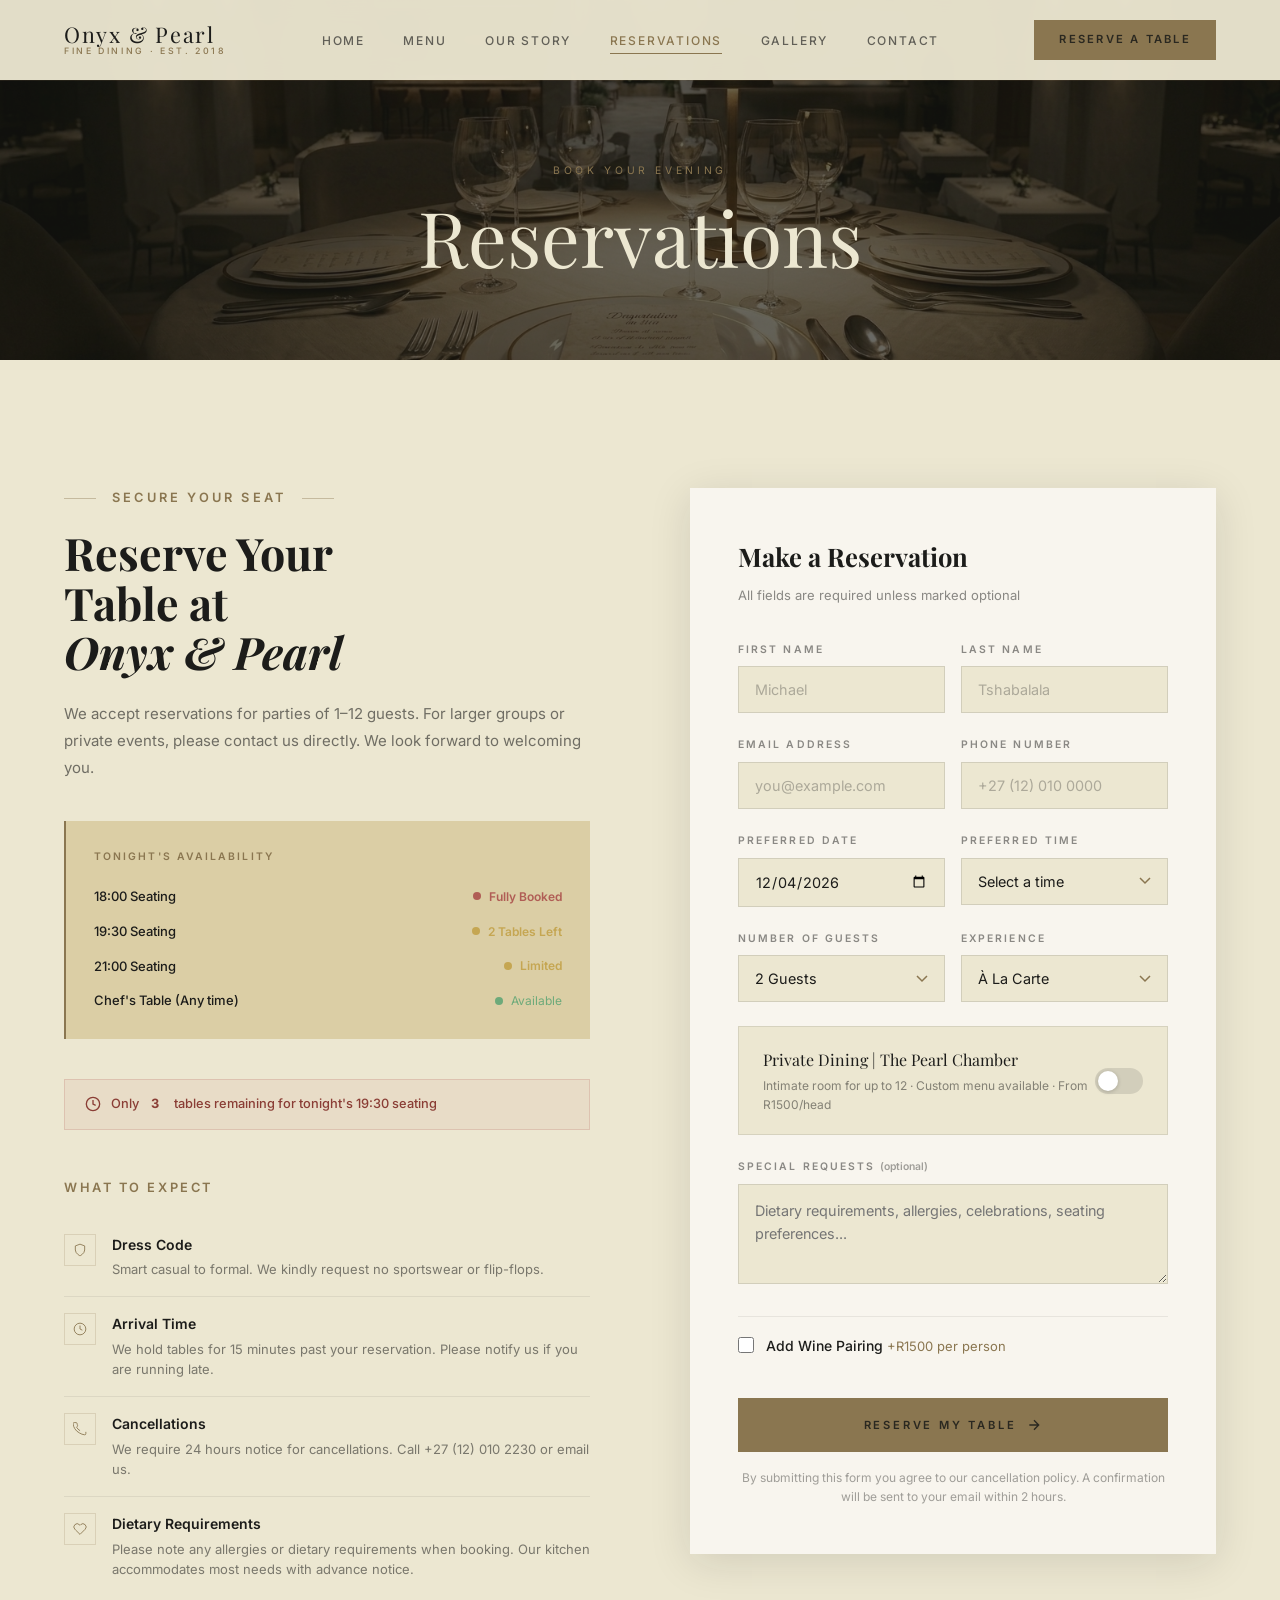
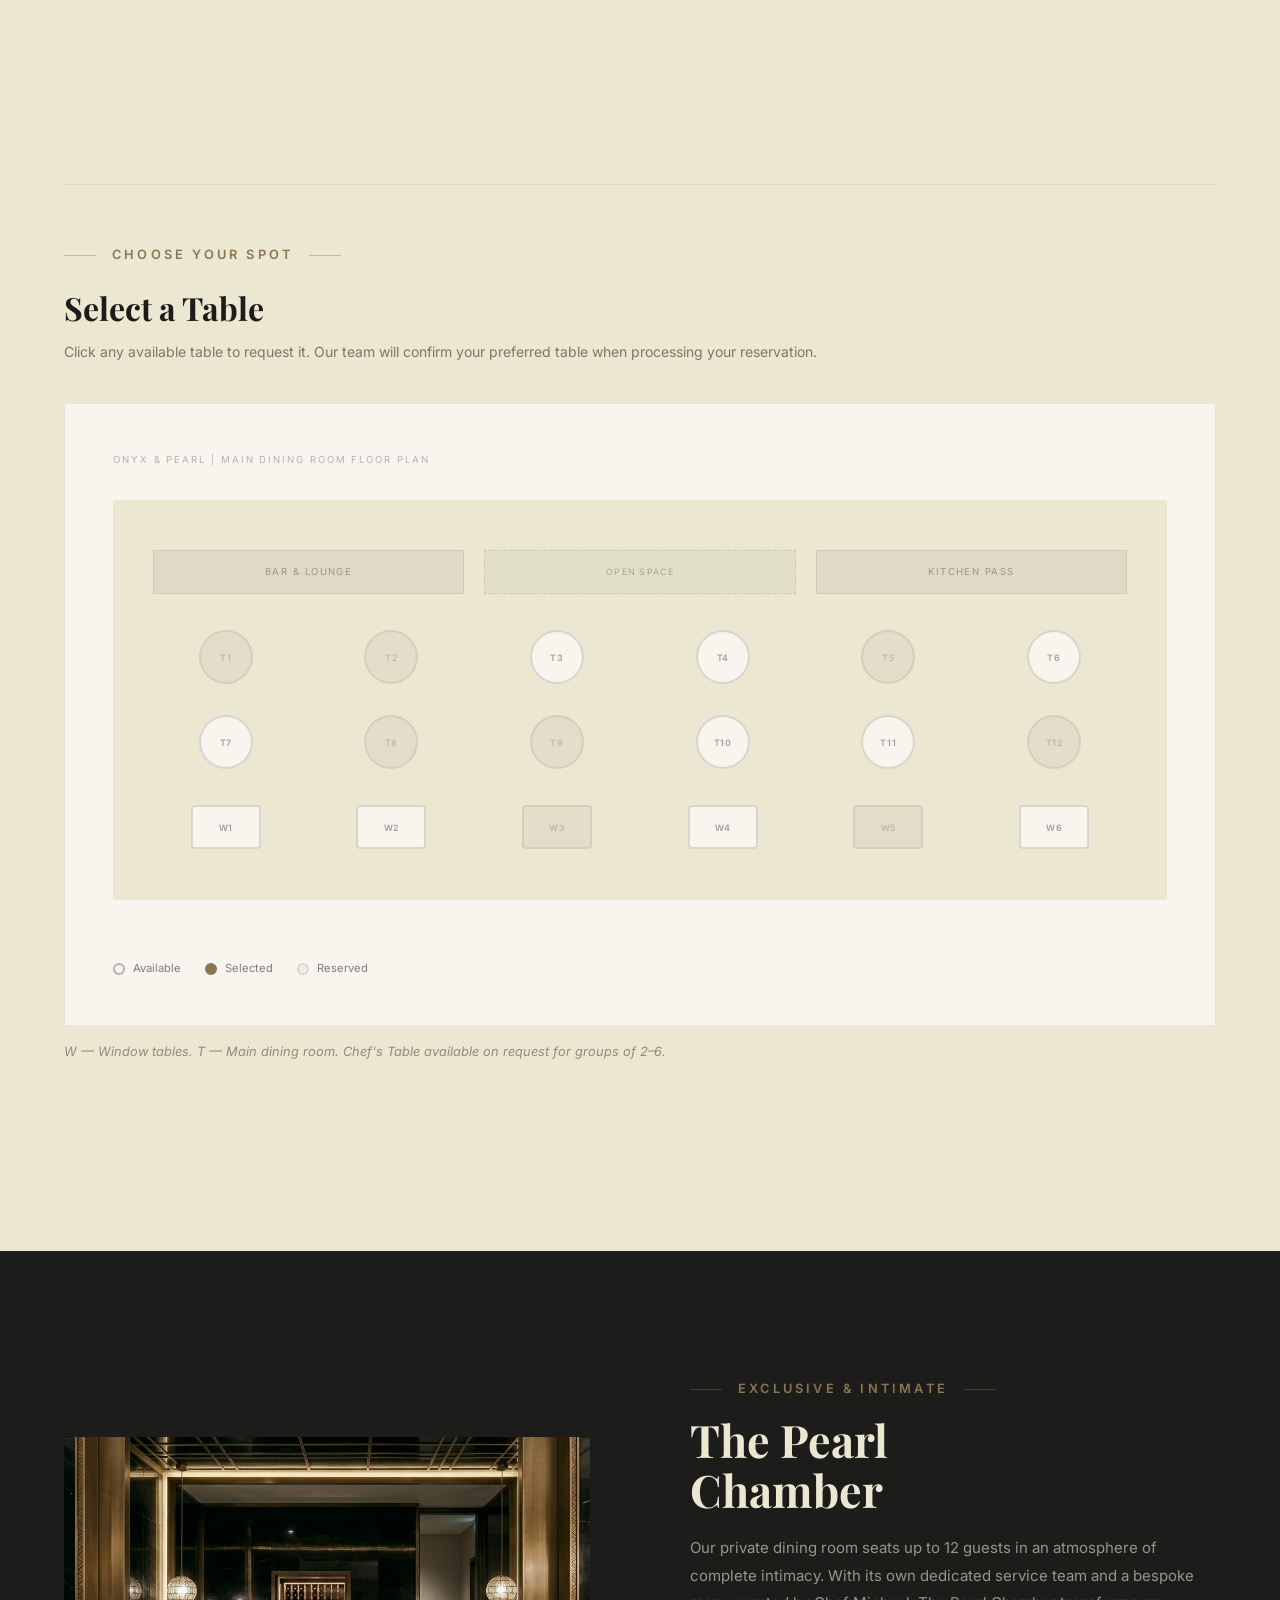
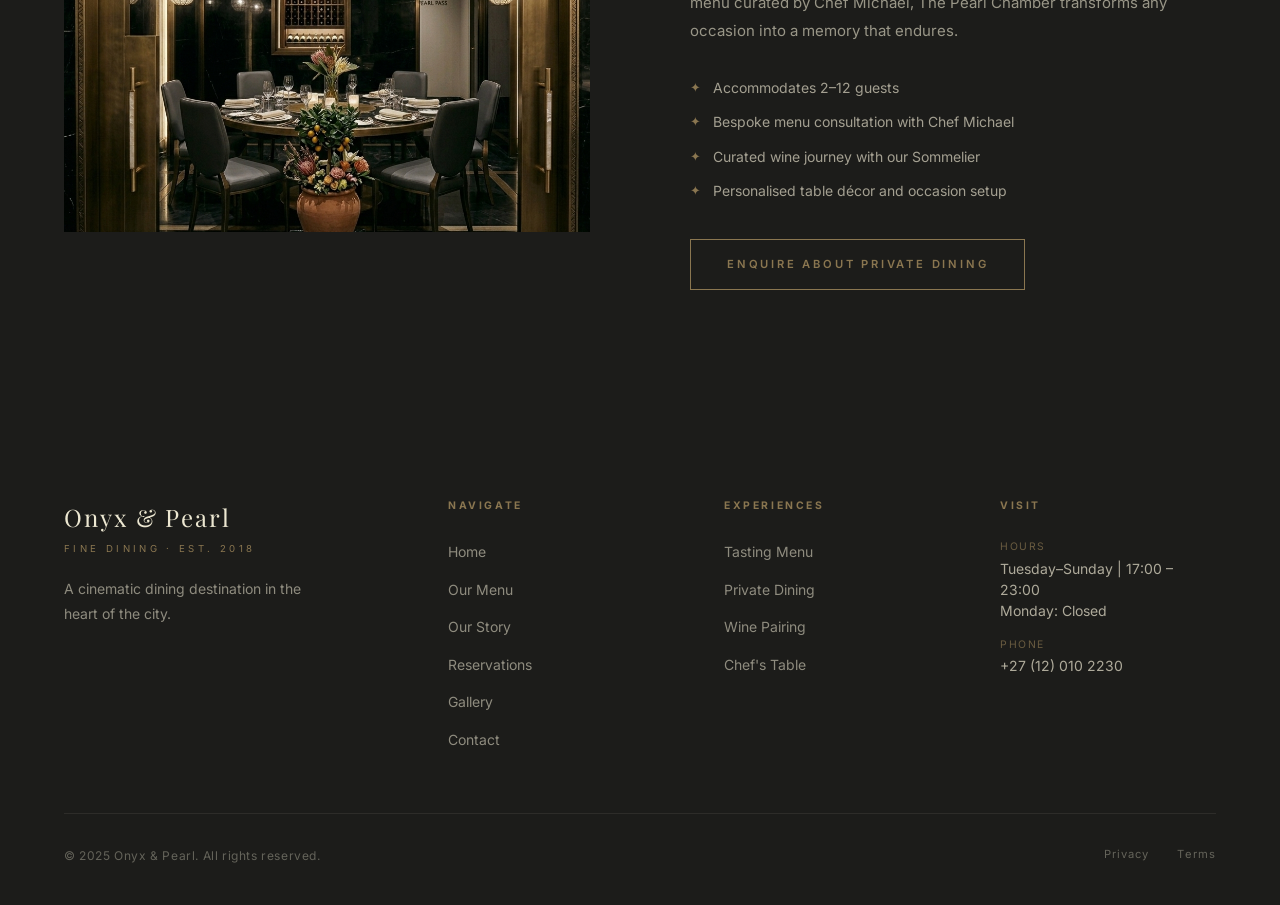
<file: reservations.html>
<!DOCTYPE html>
<html lang="en">
<head>
  <meta charset="UTF-8" />
  <meta name="viewport" content="width=device-width, initial-scale=1.0" />
  <title>Reservations | Onyx & Pearl Fine Dining</title>
  <meta name="description" content="Reserve your table at Onyx & Pearl. Select your date, time, and preferred dining experience." />
  <link rel="preconnect" href="https://fonts.googleapis.com" />
  <link rel="preconnect" href="https://fonts.gstatic.com" crossorigin />
  <link rel="stylesheet" href="css/styles.css" />
</head>
<body>

  <!-- ── NAV ── -->
  <nav class="nav" role="navigation" aria-label="Main navigation">
    <div class="nav__inner">
      <a href="index.html" class="nav__logo">
        <span class="nav__logo-main">Onyx &amp; Pearl</span>
        <span class="nav__logo-sub">Fine Dining · Est. 2018</span>
      </a>
      <ul class="nav__links" role="list">
        <li><a href="index.html"        class="nav__link">Home</a></li>
        <li><a href="menu.html"         class="nav__link">Menu</a></li>
        <li><a href="about.html"        class="nav__link">Our Story</a></li>
        <li><a href="reservations.html" class="nav__link active">Reservations</a></li>
        <li><a href="gallery.html"      class="nav__link">Gallery</a></li>
        <li><a href="contact.html"      class="nav__link">Contact</a></li>
      </ul>
      <a href="reservations.html" class="nav__cta">Reserve a Table</a>
      <button class="nav__hamburger" aria-label="Toggle menu"><span></span><span></span><span></span></button>
    </div>
  </nav>
  <div class="nav__mobile">
    <a href="index.html"        class="nav__link">Home</a>
    <a href="menu.html"         class="nav__link">Menu</a>
    <a href="about.html"        class="nav__link">Our Story</a>
    <a href="reservations.html" class="nav__link">Reservations</a>
    <a href="gallery.html"      class="nav__link">Gallery</a>
    <a href="contact.html"      class="nav__link">Contact</a>
    <a href="reservations.html" class="btn btn--primary" style="margin-top:16px">Reserve a Table</a>
  </div>

  <!-- ── PAGE HERO (compact) ── -->
  <header class="page-hero" style="height:40vh;min-height:300px" aria-label="Reservations hero">
    <div class="page-hero__bg">
      <!-- replace src="#" with your reservations hero image URL -->
      <img src="content/banner-img.png" alt="Onyx & Pearl — elegant dining room for reservations" class="img-fill" style="position:absolute;inset:0" />
    </div>
    <div class="page-hero__overlay"></div>
    <div class="page-hero__content">
      <p class="page-hero__eyebrow">Book Your Evening</p>
      <h1 class="page-hero__title">Reservations</h1>
    </div>
  </header>

  <!-- ════════════════════════════════════════════
       RESERVATION SECTION
  ═══════════════════════════════════════════════ -->
  <section class="reservation-page" aria-label="Reservation booking">
    <div class="container">
      <div class="reservation-layout">

        <!-- Left — Info & Availability -->
        <div>
          <div class="reservation-info__label t-subtitle section-label" style="justify-content:flex-start;color:var(--gold)" data-reveal>Secure Your Seat</div>
          <h2 class="reservation-info__title" data-reveal>Reserve Your<br>Table at<br><em style="font-style:italic">Onyx &amp; Pearl</em></h2>
          <p class="reservation-info__desc" data-reveal>
            We accept reservations for parties of 1–12 guests. For larger groups or private
            events, please contact us directly. We look forward to welcoming you.
          </p>

          <!-- Real-time availability -->
          <div class="availability-indicator" data-reveal aria-label="Tonight's availability">
            <p style="font-size:0.65rem;letter-spacing:0.2em;text-transform:uppercase;color:var(--gold);margin-bottom:6px;font-weight:600">Tonight's Availability</p>
            <div class="avail-item">
              <span class="avail-item__label">18:00 Seating</span>
              <span class="avail-item__status">
                <span class="avail-dot avail-dot--red"></span>
                <span class="avail-text--full">Fully Booked</span>
              </span>
            </div>
            <div class="avail-item">
              <span class="avail-item__label">19:30 Seating</span>
              <span class="avail-item__status">
                <span class="avail-dot avail-dot--yellow"></span>
                <span class="avail-text--limited">2 Tables Left</span>
              </span>
            </div>
            <div class="avail-item">
              <span class="avail-item__label">21:00 Seating</span>
              <span class="avail-item__status">
                <span class="avail-dot avail-dot--yellow"></span>
                <span class="avail-text--limited">Limited</span>
              </span>
            </div>
            <div class="avail-item">
              <span class="avail-item__label">Chef's Table (Any time)</span>
              <span class="avail-item__status">
                <span class="avail-dot avail-dot--green"></span>
                <span class="avail-text--available">Available</span>
              </span>
            </div>
          </div>

          <!-- Urgency -->
          <div class="urgency-text" data-urgency-wrap data-reveal>
            <svg viewBox="0 0 24 24" fill="none" stroke="currentColor" stroke-width="2" aria-hidden="true"><circle cx="12" cy="12" r="10"/><polyline points="12 6 12 12 16 14"/></svg>
            Only <strong data-urgency-count="3" data-min="1" data-max="4">&thinsp;3&thinsp;</strong>&nbsp;tables remaining for tonight's 19:30 seating
          </div>

          <!-- What to expect -->
          <div style="margin-top:48px" data-reveal>
            <p class="t-subtitle text-gold" style="margin-bottom:20px;letter-spacing:0.2em">What to Expect</p>
            <div style="display:flex;flex-direction:column;gap:0">
              <div style="display:flex;gap:16px;padding:16px 0;border-bottom:1px solid rgba(28,28,26,0.08)">
                <div style="width:32px;height:32px;border:1px solid rgba(138,118,80,0.2);display:flex;align-items:center;justify-content:center;flex-shrink:0;color:var(--gold)">
                  <svg viewBox="0 0 24 24" fill="none" stroke="currentColor" stroke-width="1.5" width="14" height="14"><path d="M12 22s8-4 8-10V5l-8-3-8 3v7c0 6 8 10 8 10z"/></svg>
                </div>
                <div>
                  <div style="font-size:0.875rem;font-weight:600;color:var(--charcoal);margin-bottom:3px">Dress Code</div>
                  <div style="font-size:0.8125rem;color:rgba(28,28,26,0.55)">Smart casual to formal. We kindly request no sportswear or flip-flops.</div>
                </div>
              </div>
              <div style="display:flex;gap:16px;padding:16px 0;border-bottom:1px solid rgba(28,28,26,0.08)">
                <div style="width:32px;height:32px;border:1px solid rgba(138,118,80,0.2);display:flex;align-items:center;justify-content:center;flex-shrink:0;color:var(--gold)">
                  <svg viewBox="0 0 24 24" fill="none" stroke="currentColor" stroke-width="1.5" width="14" height="14"><circle cx="12" cy="12" r="10"/><polyline points="12 6 12 12 16 14"/></svg>
                </div>
                <div>
                  <div style="font-size:0.875rem;font-weight:600;color:var(--charcoal);margin-bottom:3px">Arrival Time</div>
                  <div style="font-size:0.8125rem;color:rgba(28,28,26,0.55)">We hold tables for 15 minutes past your reservation. Please notify us if you are running late.</div>
                </div>
              </div>
              <div style="display:flex;gap:16px;padding:16px 0;border-bottom:1px solid rgba(28,28,26,0.08)">
                <div style="width:32px;height:32px;border:1px solid rgba(138,118,80,0.2);display:flex;align-items:center;justify-content:center;flex-shrink:0;color:var(--gold)">
                  <svg viewBox="0 0 24 24" fill="none" stroke="currentColor" stroke-width="1.5" width="14" height="14"><path d="M22 16.92v3a2 2 0 01-2.18 2 19.79 19.79 0 01-8.63-3.07A19.5 19.5 0 013.07 11.5a19.79 19.79 0 01-3-8.57A2 2 0 012.06 1h3a2 2 0 012 1.72 12.84 12.84 0 00.7 2.81 2 2 0 01-.45 2.11L6.09 8.91a16 16 0 006 6"/></svg>
                </div>
                <div>
                  <div style="font-size:0.875rem;font-weight:600;color:var(--charcoal);margin-bottom:3px">Cancellations</div>
                  <div style="font-size:0.8125rem;color:rgba(28,28,26,0.55)">We require 24 hours notice for cancellations. Call +27 (12) 010 2230 or email us.</div>
                </div>
              </div>
              <div style="display:flex;gap:16px;padding:16px 0">
                <div style="width:32px;height:32px;border:1px solid rgba(138,118,80,0.2);display:flex;align-items:center;justify-content:center;flex-shrink:0;color:var(--gold)">
                  <svg viewBox="0 0 24 24" fill="none" stroke="currentColor" stroke-width="1.5" width="14" height="14"><path d="M20.84 4.61a5.5 5.5 0 00-7.78 0L12 5.67l-1.06-1.06a5.5 5.5 0 00-7.78 7.78l1.06 1.06L12 21.23l7.78-7.78 1.06-1.06a5.5 5.5 0 000-7.78z"/></svg>
                </div>
                <div>
                  <div style="font-size:0.875rem;font-weight:600;color:var(--charcoal);margin-bottom:3px">Dietary Requirements</div>
                  <div style="font-size:0.8125rem;color:rgba(28,28,26,0.55)">Please note any allergies or dietary requirements when booking. Our kitchen accommodates most needs with advance notice.</div>
                </div>
              </div>
            </div>
          </div>
        </div>

        <!-- Right — Booking Form -->
        <div>
          <div class="booking-form" data-reveal>
            <h2 class="booking-form__title">Make a Reservation</h2>
            <p class="booking-form__sub">All fields are required unless marked optional</p>

            <form novalidate>

              <!-- Name -->
              <div class="form-group form-group--half">
                <div>
                  <label class="form-label" for="first-name">First Name</label>
                  <input class="form-input" type="text" id="first-name" name="first-name" placeholder="Michael" autocomplete="given-name" required />
                </div>
                <div>
                  <label class="form-label" for="last-name">Last Name</label>
                  <input class="form-input" type="text" id="last-name" name="last-name" placeholder="Tshabalala" autocomplete="family-name" required />
                </div>
              </div>

              <!-- Contact -->
              <div class="form-group form-group--half">
                <div>
                  <label class="form-label" for="email">Email Address</label>
                  <input class="form-input" type="email" id="email" name="email" placeholder="you@example.com" autocomplete="email" required />
                </div>
                <div>
                  <label class="form-label" for="phone">Phone Number</label>
                  <input class="form-input" type="tel" id="phone" name="phone" placeholder="+27 (12) 010 0000" autocomplete="tel" required />
                </div>
              </div>

              <!-- Date & Time -->
              <div class="form-group form-group--half">
                <div>
                  <label class="form-label" for="date">Preferred Date</label>
                  <input class="form-input" type="date" id="date" name="date" required />
                </div>
                <div>
                  <label class="form-label" for="time">Preferred Time</label>
                  <select class="form-select" id="time" name="time" required>
                    <option value="" disabled selected>Select a time</option>
                    <option value="18:00">18:00 — Early Seating</option>
                    <option value="18:30">18:30</option>
                    <option value="19:00">19:00</option>
                    <option value="19:30">19:30 — Prime Seating</option>
                    <option value="20:00">20:00</option>
                    <option value="20:30">20:30</option>
                    <option value="21:00">21:00 — Late Seating</option>
                  </select>
                </div>
              </div>

              <!-- Guests & Experience -->
              <div class="form-group form-group--half">
                <div>
                  <label class="form-label" for="guests">Number of Guests</label>
                  <select class="form-select" id="guests" name="guests" required>
                    <option value="" disabled selected>Select guests</option>
                    <option value="1">1 Guest — Solo Dining</option>
                    <option value="2" selected>2 Guests</option>
                    <option value="3">3 Guests</option>
                    <option value="4">4 Guests</option>
                    <option value="5">5 Guests</option>
                    <option value="6">6 Guests</option>
                    <option value="7-12">7–12 Guests (Group)</option>
                  </select>
                </div>
                <div>
                  <label class="form-label" for="experience">Experience</label>
                  <select class="form-select" id="experience" name="experience">
                    <option value="a-la-carte">À La Carte</option>
                    <option value="tasting">7-Course Tasting Menu</option>
                    <option value="chefs-table">Chef's Table</option>
                  </select>
                </div>
              </div>

              <!-- Private Dining Toggle -->
              <div class="private-toggle" role="button" tabindex="0" aria-pressed="false" aria-label="Toggle private dining">
                <div class="private-toggle__info">
                  <div class="private-toggle__title">Private Dining | The Pearl Chamber</div>
                  <div class="private-toggle__desc">Intimate room for up to 12 · Custom menu available · From R1500/head</div>
                </div>
                <div class="toggle-switch" aria-hidden="true"></div>
              </div>

              <!-- Private dining extra (hidden by default) -->
              <div class="private-dining-extra" style="max-height:0;overflow:hidden;opacity:0;transition:max-height 0.4s ease,opacity 0.4s ease">
                <div class="form-group" style="margin-top:4px">
                  <label class="form-label" for="private-notes">Private Dining Notes <span style="text-transform:none;letter-spacing:0;color:rgba(28,28,26,0.4)">(optional)</span></label>
                  <textarea class="form-textarea" id="private-notes" name="private-notes" placeholder="Tell us about your occasion, menu preferences, décor requests, or any special requirements for your private dining experience..."></textarea>
                </div>
              </div>

              <!-- Special Requests -->
              <div class="form-group">
                <label class="form-label" for="requests">Special Requests <span style="text-transform:none;letter-spacing:0;color:rgba(28,28,26,0.4)">(optional)</span></label>
                <textarea class="form-textarea" id="requests" name="requests" placeholder="Dietary requirements, allergies, celebrations, seating preferences..."></textarea>
              </div>

              <!-- Wine Pairing Add-on -->
              <div style="display:flex;align-items:center;gap:12px;padding:16px 0;border-top:1px solid rgba(28,28,26,0.08);margin-bottom:24px">
                <input type="checkbox" id="wine-pairing" name="wine-pairing" style="width:16px;height:16px;accent-color:var(--gold);cursor:pointer" />
                <label for="wine-pairing" style="cursor:pointer">
                  <span style="font-size:0.875rem;font-weight:500;color:var(--charcoal)">Add Wine Pairing </span>
                  <span style="font-size:0.8125rem;color:var(--gold)">+R1500 per person</span>
                </label>
              </div>

              <button type="submit" class="btn btn--primary" style="width:100%;justify-content:center;padding:18px">
                Reserve My Table
                <svg width="16" height="16" viewBox="0 0 24 24" fill="none" stroke="currentColor" stroke-width="2" aria-hidden="true"><path d="M5 12h14M12 5l7 7-7 7"/></svg>
              </button>

              <p style="font-size:0.75rem;color:rgba(28,28,26,0.4);text-align:center;margin-top:16px;line-height:1.6">
                By submitting this form you agree to our cancellation policy.
                A confirmation will be sent to your email within 2 hours.
              </p>

            </form>
          </div>
        </div>

      </div>
    </div>
  </section>

  <!-- ════════════════════════════════════════════
       TABLE SELECTION UI
  ═══════════════════════════════════════════════ -->
  <section style="background:var(--cream);padding-bottom:var(--section-pad)" aria-label="Table selection">
    <div class="container">
      <div class="table-selection">
        <div class="section-label t-subtitle text-gold" style="justify-content:flex-start;margin-bottom:16px" data-reveal>
          Choose Your Spot
        </div>
        <h2 class="table-selection__title" data-reveal>Select a Table</h2>
        <p class="table-selection__sub" data-reveal>
          Click any available table to request it. Our team will confirm your preferred table when processing your reservation.
        </p>

        <div class="floor-plan" data-reveal>
          <p class="floor-plan__label">Onyx &amp; Pearl | Main Dining Room Floor Plan</p>

          <div class="floor-plan__inner" role="group" aria-label="Restaurant floor plan">
            <!-- Decorative zones -->
            <div class="floor-plan__bar">Bar &amp; Lounge</div>
            <div style="grid-column:3/5;grid-row:1/2;width:100%;height:44px;background:rgba(142,151,125,0.1);border:1px dashed rgba(142,151,125,0.3);display:flex;align-items:center;justify-content:center;font-size:0.55rem;letter-spacing:0.15em;text-transform:uppercase;color:rgba(28,28,26,0.3)">Open Space</div>
            <div class="floor-plan__kitchen">Kitchen Pass</div>

            <!-- Tables — Row 2 -->
            <button class="table-btn unavailable" data-table-id="T1" aria-label="Table 1 — unavailable">T1</button>
            <button class="table-btn unavailable" data-table-id="T2" aria-label="Table 2 — unavailable">T2</button>
            <button class="table-btn" data-table-id="T3" aria-label="Table 3 — available">T3</button>
            <button class="table-btn" data-table-id="T4" aria-label="Table 4 — available">T4</button>
            <button class="table-btn unavailable" data-table-id="T5" aria-label="Table 5 — unavailable">T5</button>
            <button class="table-btn" data-table-id="T6" aria-label="Table 6 — available">T6</button>

            <!-- Tables — Row 3 -->
            <button class="table-btn" data-table-id="T7" aria-label="Table 7 — available">T7</button>
            <button class="table-btn unavailable" data-table-id="T8" aria-label="Table 8 — unavailable">T8</button>
            <button class="table-btn unavailable" data-table-id="T9" aria-label="Table 9 — unavailable">T9</button>
            <button class="table-btn" data-table-id="T10" aria-label="Table 10 — available">T10</button>
            <button class="table-btn" data-table-id="T11" aria-label="Table 11 — available">T11</button>
            <button class="table-btn unavailable" data-table-id="T12" aria-label="Table 12 — unavailable">T12</button>

            <!-- Tables — Row 4 (Window) -->
            <button class="table-btn table-btn--rect" data-table-id="W1" aria-label="Window table W1 — available" style="grid-column:span 1">W1</button>
            <button class="table-btn table-btn--rect" data-table-id="W2" aria-label="Window table W2 — available">W2</button>
            <button class="table-btn table-btn--rect unavailable" data-table-id="W3" aria-label="Window table W3 — unavailable">W3</button>
            <button class="table-btn table-btn--rect" data-table-id="W4" aria-label="Window table W4 — available">W4</button>
            <button class="table-btn table-btn--rect unavailable" data-table-id="W5" aria-label="Window table W5 — unavailable">W5</button>
            <button class="table-btn table-btn--rect" data-table-id="W6" aria-label="Window table W6 — available">W6</button>
          </div>

          <!-- Selected info -->
          <p class="table-selection__selected-info" style="margin-top:16px;font-size:0.8rem;color:var(--gold);font-weight:600;opacity:0;transition:opacity 0.3s;height:20px"></p>

          <!-- Legend -->
          <div class="floor-plan__legend">
            <div class="legend-item">
              <div class="legend-dot legend-dot--available"></div>
              Available
            </div>
            <div class="legend-item">
              <div class="legend-dot legend-dot--selected"></div>
              Selected
            </div>
            <div class="legend-item">
              <div class="legend-dot legend-dot--taken"></div>
              Reserved
            </div>
          </div>
        </div>

        <!-- Window note -->
        <p style="font-size:0.8rem;color:rgba(28,28,26,0.45);margin-top:16px">
          <em>W — Window tables. T — Main dining room. Chef's Table available on request for groups of 2–6.</em>
        </p>
      </div>
    </div>
  </section>

  <!-- ════════════════════════════════════════════
       PRIVATE DINING PROMO
  ═══════════════════════════════════════════════ -->
  <section style="background:var(--charcoal);padding:var(--section-pad) 0" aria-label="Private Dining">
    <div class="container">
      <div class="pearl-chamber__grid">
        <div data-reveal="left">
          <!-- replace src="#" with your Pearl Chamber / private dining image URL -->
          <div style="aspect-ratio:4/3;width:100%;overflow:hidden">
            <img src="content/pearl-chamber.png" alt="The Pearl Chamber — private dining room at Onyx & Pearl" class="img-fill" />
          </div>
        </div>
        <div data-reveal>
          <div class="section-label t-subtitle" style="color:var(--gold);justify-content:flex-start;margin-bottom:16px">Exclusive &amp; Intimate</div>
          <h2 style="font-family:var(--font-serif);font-size:clamp(1.8rem,3.5vw,3rem);color:var(--cream);line-height:1.1;margin-bottom:20px">The Pearl<br>Chamber</h2>
          <p style="font-size:0.9375rem;color:rgba(236,231,209,0.6);line-height:1.85;margin-bottom:32px">
            Our private dining room seats up to 12 guests in an atmosphere of complete
            intimacy. With its own dedicated service team and a bespoke menu curated
            by Chef Michael, The Pearl Chamber transforms any occasion into a memory
            that endures.
          </p>
          <ul style="display:flex;flex-direction:column;gap:12px;margin-bottom:36px">
            <li style="display:flex;gap:12px;align-items:center;font-size:0.875rem;color:rgba(236,231,209,0.65)">
              <span style="color:var(--gold);font-size:0.8rem">✦</span> Accommodates 2–12 guests
            </li>
            <li style="display:flex;gap:12px;align-items:center;font-size:0.875rem;color:rgba(236,231,209,0.65)">
              <span style="color:var(--gold);font-size:0.8rem">✦</span> Bespoke menu consultation with Chef Michael
            </li>
            <li style="display:flex;gap:12px;align-items:center;font-size:0.875rem;color:rgba(236,231,209,0.65)">
              <span style="color:var(--gold);font-size:0.8rem">✦</span> Curated wine journey with our Sommelier
            </li>
            <li style="display:flex;gap:12px;align-items:center;font-size:0.875rem;color:rgba(236,231,209,0.65)">
              <span style="color:var(--gold);font-size:0.8rem">✦</span> Personalised table décor and occasion setup
            </li>
          </ul>
          <a href="contact.html" class="btn btn--gold-outline">Enquire About Private Dining</a>
        </div>
      </div>
    </div>
  </section>

  <!-- ── FOOTER ── -->
  <footer class="footer">
    <div class="container">
      <div class="footer__grid">
        <div>
          <div class="footer__brand-name">Onyx &amp; Pearl</div>
          <div class="footer__brand-sub">Fine Dining · Est. 2018</div>
          <p class="footer__tagline">A cinematic dining destination in the heart of the city.</p>
        </div>
        <div>
          <h3 class="footer__col-title">Navigate</h3>
          <ul class="footer__links">
            <li><a href="index.html">Home</a></li>
            <li><a href="menu.html">Our Menu</a></li>
            <li><a href="about.html">Our Story</a></li>
            <li><a href="reservations.html">Reservations</a></li>
            <li><a href="gallery.html">Gallery</a></li>
            <li><a href="contact.html">Contact</a></li>
          </ul>
        </div>
        <div>
          <h3 class="footer__col-title">Experiences</h3>
          <ul class="footer__links">
            <li><a href="reservations.html">Tasting Menu</a></li>
            <li><a href="reservations.html">Private Dining</a></li>
            <li><a href="reservations.html">Wine Pairing</a></li>
            <li><a href="reservations.html">Chef's Table</a></li>
          </ul>
        </div>
        <div>
          <h3 class="footer__col-title">Visit</h3>
          <div class="footer__contact-item">
            <span class="footer__contact-label">Hours</span>
            <span class="footer__contact-value">Tuesday–Sunday | 17:00 – 23:00<br>Monday: Closed</span>
          </div>
          <div class="footer__contact-item">
            <span class="footer__contact-label">Phone</span>
            <span class="footer__contact-value">+27 (12) 010 2230</span>
          </div>
        </div>
      </div>
      <div class="footer__bottom">
        <p class="footer__copy">&copy; 2025 Onyx &amp; Pearl. All rights reserved.</p>
        <nav class="footer__bottom-links"><a href="#">Privacy</a><a href="#">Terms</a></nav>
      </div>
    </div>
  </footer>

  <script src="js/main.js"></script>
</body>
</html>
</file>
<file: css/styles.css>
/* ============================================================
   ONYX & PEARL — LUXURY RESTAURANT
   Design System & Global Styles
   ============================================================ */

/* ── Google Fonts Import ── */
@import url('https://fonts.googleapis.com/css2?family=Playfair+Display:ital,wght@0,400;0,500;0,600;0,700;1,400;1,500&family=Cormorant+Garamond:ital,wght@0,300;0,400;0,500;1,300;1,400&family=Inter:wght@300;400;500;600&display=swap');

/* ── Design Tokens ── */
:root {
  --gold:       #8A7650;
  --gold-light: #B09A6A;
  --gold-pale:  #D4C4A0;
  --sage:       #8E977D;
  --sage-light: #A8B096;
  --cream:      #ECE7D1;
  --warm-tan:   #DBCEA5;
  --charcoal:   #1C1C1A;
  --dark:       #2A2820;
  --mid-dark:   #3D3B33;
  --warm-white: #F8F5EE;
  --white:      #FFFFFF;

  --font-serif:  'Playfair Display', 'Cormorant Garamond', Georgia, serif;
  --font-display:'Cormorant Garamond', Georgia, serif;
  --font-sans:   'Inter', system-ui, sans-serif;

  --transition-fast:   150ms cubic-bezier(0.4, 0, 0.2, 1);
  --transition-med:    350ms cubic-bezier(0.4, 0, 0.2, 1);
  --transition-slow:   650ms cubic-bezier(0.4, 0, 0.2, 1);
  --transition-luxury: 900ms cubic-bezier(0.25, 0.46, 0.45, 0.94);

  --shadow-soft: 0 4px 24px rgba(28, 28, 26, 0.08);
  --shadow-med:  0 8px 40px rgba(28, 28, 26, 0.12);
  --shadow-deep: 0 20px 60px rgba(28, 28, 26, 0.20);
  --shadow-gold: 0 4px 24px rgba(138, 118, 80, 0.25);

  --radius-sm: 2px;
  --radius-md: 6px;
  --radius-lg: 12px;

  --nav-height: 80px;
  --section-pad: clamp(80px, 10vw, 140px);
}

/* ── Reset & Base ── */
*, *::before, *::after { box-sizing: border-box; margin: 0; padding: 0; }

html {
  scroll-behavior: smooth;
  font-size: 16px;
  -webkit-font-smoothing: antialiased;
  -moz-osx-font-smoothing: grayscale;
  text-rendering: optimizeLegibility;
}

body {
  font-family: var(--font-sans);
  background-color: var(--cream);
  color: var(--charcoal);
  line-height: 1.6;
  overflow-x: hidden;
}

img, video { display: block; max-width: 100%; }
a { color: inherit; text-decoration: none; }
button { cursor: pointer; font-family: inherit; border: none; background: none; }
ul, ol { list-style: none; }
input, textarea, select { font-family: inherit; }

/* ── Typography Scale ── */
.t-display {
  font-family: var(--font-serif);
  font-size: clamp(3rem, 7vw, 7rem);
  font-weight: 400;
  line-height: 1.05;
  letter-spacing: -0.02em;
}
.t-hero {
  font-family: var(--font-serif);
  font-size: clamp(2.2rem, 5vw, 5rem);
  font-weight: 400;
  line-height: 1.1;
  letter-spacing: -0.01em;
}
.t-h1 {
  font-family: var(--font-serif);
  font-size: clamp(2rem, 4vw, 3.5rem);
  font-weight: 500;
  line-height: 1.15;
}
.t-h2 {
  font-family: var(--font-serif);
  font-size: clamp(1.5rem, 3vw, 2.5rem);
  font-weight: 400;
  line-height: 1.2;
}
.t-h3 {
  font-family: var(--font-serif);
  font-size: clamp(1.2rem, 2vw, 1.75rem);
  font-weight: 500;
  line-height: 1.3;
}
.t-subtitle {
  font-family: var(--font-sans);
  font-size: clamp(0.7rem, 1vw, 0.8rem);
  font-weight: 600;
  letter-spacing: 0.25em;
  text-transform: uppercase;
}
.t-body-lg {
  font-size: clamp(1rem, 1.5vw, 1.125rem);
  line-height: 1.75;
  font-weight: 300;
}
.t-body {
  font-size: 0.9375rem;
  line-height: 1.7;
  font-weight: 400;
}
.t-small {
  font-size: 0.8125rem;
  line-height: 1.6;
}

/* ── Utility Classes ── */
.container {
  width: 100%;
  max-width: 1280px;
  margin: 0 auto;
  padding: 0 clamp(24px, 5vw, 80px);
}
.container--narrow {
  max-width: 800px;
  margin: 0 auto;
  padding: 0 clamp(24px, 5vw, 60px);
}
.container--wide {
  max-width: 1440px;
  margin: 0 auto;
  padding: 0 clamp(24px, 4vw, 60px);
}

.text-center { text-align: center; }
.text-gold    { color: var(--gold); }
.text-cream   { color: var(--cream); }
.text-sage    { color: var(--sage); }
.bg-dark      { background-color: var(--dark); }
.bg-charcoal  { background-color: var(--charcoal); }
.bg-cream     { background-color: var(--cream); }
.bg-warm      { background-color: var(--warm-tan); }

.section-pad { padding: var(--section-pad) 0; }
.section-pad-sm { padding: calc(var(--section-pad) * 0.6) 0; }

/* Divider line */
.divider {
  width: 60px;
  height: 1px;
  background: var(--gold);
  margin: 0 auto;
}
.divider--left { margin: 0; }

/* Section label */
.section-label {
  display: flex;
  align-items: center;
  gap: 16px;
  margin-bottom: 24px;
}
.section-label::before,
.section-label::after {
  content: '';
  flex: 0 0 32px;
  height: 1px;
  background: currentColor;
  opacity: 0.4;
}
.section-label::after { flex: 0 0 32px; }

/* ── Scroll Animations ── */
[data-reveal] {
  opacity: 0;
  transform: translateY(30px);
  transition: opacity var(--transition-luxury), transform var(--transition-luxury);
}
[data-reveal="left"] { transform: translateX(-30px); }
[data-reveal="right"] { transform: translateX(30px); }
[data-reveal="scale"] { transform: scale(0.96); }
[data-reveal].revealed {
  opacity: 1;
  transform: none;
}

/* ── Image / Video Placeholders ── */
.placeholder {
  background: linear-gradient(135deg, var(--warm-tan) 0%, var(--gold-pale) 50%, var(--warm-tan) 100%);
  background-size: 200% 200%;
  animation: shimmer 4s ease infinite;
  position: relative;
  overflow: hidden;
}
.placeholder::after {
  content: '';
  position: absolute;
  inset: 0;
  background: linear-gradient(135deg,
    rgba(138,118,80,0.08) 0%,
    rgba(142,151,125,0.06) 100%
  );
}
@keyframes shimmer {
  0%, 100% { background-position: 0% 50%; }
  50%       { background-position: 100% 50%; }
}

.placeholder--dark {
  background: linear-gradient(135deg, var(--mid-dark) 0%, var(--charcoal) 100%);
  animation: none;
}
.placeholder--dark::after { background: none; }

/* placeholder icon */
.placeholder-icon {
  position: absolute;
  inset: 0;
  display: flex;
  flex-direction: column;
  align-items: center;
  justify-content: center;
  gap: 10px;
  color: rgba(138,118,80,0.4);
  font-size: 0.7rem;
  letter-spacing: 0.15em;
  text-transform: uppercase;
  font-family: var(--font-sans);
  font-weight: 500;
}
.placeholder-icon svg {
  width: 32px;
  height: 32px;
  opacity: 0.5;
}
.placeholder--dark .placeholder-icon { color: rgba(219,206,165,0.3); }
.placeholder--dark .placeholder-icon svg { opacity: 0.3; }

/* ============================================================
   NAVIGATION
   ============================================================ */
.nav {
  position: fixed;
  top: 0; left: 0; right: 0;
  z-index: 1000;
  height: var(--nav-height);
  display: flex;
  align-items: center;
  transition: background var(--transition-med), box-shadow var(--transition-med),
              padding var(--transition-med);
  padding: 0 clamp(24px, 5vw, 80px);
}
.nav.transparent { background: transparent; }
.nav.solid {
  background: rgba(26, 25, 21, 0.97);
  backdrop-filter: blur(12px);
  box-shadow: 0 1px 0 rgba(138,118,80,0.15);
}
.nav.light-bg {
  background: rgba(236,231,209,0.96);
  backdrop-filter: blur(12px);
  box-shadow: 0 1px 0 rgba(138,118,80,0.15);
}

.nav__inner {
  width: 100%;
  display: flex;
  align-items: center;
  justify-content: space-between;
}

.nav__logo {
  display: flex;
  flex-direction: column;
  align-items: flex-start;
  line-height: 1;
  gap: 2px;
}
.nav__logo-main {
  font-family: var(--font-serif);
  font-size: 1.35rem;
  font-weight: 400;
  letter-spacing: 0.08em;
  color: var(--cream);
  transition: color var(--transition-fast);
}
.nav.light-bg .nav__logo-main { color: var(--charcoal); }
.nav__logo-sub {
  font-family: var(--font-sans);
  font-size: 0.55rem;
  letter-spacing: 0.3em;
  text-transform: uppercase;
  color: var(--gold);
  font-weight: 500;
}

.nav__links {
  display: flex;
  align-items: center;
  gap: clamp(20px, 3vw, 40px);
}
.nav__link {
  font-family: var(--font-sans);
  font-size: 0.75rem;
  font-weight: 500;
  letter-spacing: 0.15em;
  text-transform: uppercase;
  color: rgba(236,231,209,0.75);
  position: relative;
  transition: color var(--transition-fast);
  padding: 4px 0;
}
.nav.light-bg .nav__link { color: rgba(28,28,26,0.65); }
.nav__link::after {
  content: '';
  position: absolute;
  bottom: -2px; left: 0; right: 100%;
  height: 1px;
  background: var(--gold);
  transition: right var(--transition-med);
}
.nav__link:hover { color: var(--cream); }
.nav.light-bg .nav__link:hover { color: var(--charcoal); }
.nav__link:hover::after,
.nav__link.active::after { right: 0; }
.nav__link.active { color: var(--gold); }
.nav.light-bg .nav__link.active { color: var(--gold); }

.nav__cta {
  display: inline-flex;
  align-items: center;
  gap: 8px;
  padding: 10px 24px;
  background: var(--gold);
  color: var(--dark);
  font-size: 0.7rem;
  font-weight: 600;
  letter-spacing: 0.2em;
  text-transform: uppercase;
  transition: background var(--transition-fast), transform var(--transition-fast),
              box-shadow var(--transition-fast);
  border: 1px solid var(--gold);
}
.nav__cta:hover {
  background: var(--gold-light);
  border-color: var(--gold-light);
  transform: translateY(-1px);
  box-shadow: var(--shadow-gold);
}

/* Mobile menu */
.nav__hamburger {
  display: none;
  flex-direction: column;
  gap: 5px;
  padding: 8px;
  cursor: pointer;
}
.nav__hamburger span {
  display: block;
  width: 24px;
  height: 1.5px;
  background: var(--cream);
  transition: transform var(--transition-med), opacity var(--transition-med);
}
.nav.light-bg .nav__hamburger span { background: var(--charcoal); }
.nav__hamburger.open span:nth-child(1) { transform: translateY(6.5px) rotate(45deg); }
.nav__hamburger.open span:nth-child(2) { opacity: 0; }
.nav__hamburger.open span:nth-child(3) { transform: translateY(-6.5px) rotate(-45deg); }

.nav__mobile {
  position: fixed;
  inset: 0;
  background: var(--charcoal);
  z-index: 999;
  display: flex;
  flex-direction: column;
  align-items: center;
  justify-content: center;
  gap: 36px;
  padding-top: var(--nav-height);
  overflow-y: auto;
  opacity: 0;
  pointer-events: none;
  transition: opacity var(--transition-med);
}
.nav__mobile.open { opacity: 1; pointer-events: all; }
.nav__mobile .nav__link {
  font-size: 1rem;
  color: var(--cream);
  letter-spacing: 0.25em;
}
.nav__mobile .nav__link:hover { color: var(--gold); }

/* ============================================================
   BUTTONS
   ============================================================ */
.btn {
  display: inline-flex;
  align-items: center;
  justify-content: center;
  gap: 10px;
  padding: 16px 36px;
  font-family: var(--font-sans);
  font-size: 0.7rem;
  font-weight: 600;
  letter-spacing: 0.25em;
  text-transform: uppercase;
  transition: all var(--transition-med);
  position: relative;
  overflow: hidden;
}
.btn::before {
  content: '';
  position: absolute;
  inset: 0;
  background: rgba(255,255,255,0.08);
  transform: translateX(-100%);
  transition: transform var(--transition-med);
}
.btn:hover::before { transform: translateX(0); }

.btn--primary {
  background: var(--gold);
  color: var(--dark);
  border: 1px solid var(--gold);
}
.btn--primary:hover {
  background: var(--gold-light);
  border-color: var(--gold-light);
  transform: translateY(-2px);
  box-shadow: var(--shadow-gold);
}

.btn--outline {
  background: transparent;
  color: var(--cream);
  border: 1px solid rgba(236,231,209,0.4);
}
.btn--outline:hover {
  border-color: var(--cream);
  transform: translateY(-2px);
}

.btn--outline-dark {
  background: transparent;
  color: var(--charcoal);
  border: 1px solid rgba(28,28,26,0.3);
}
.btn--outline-dark:hover {
  border-color: var(--charcoal);
  background: var(--charcoal);
  color: var(--cream);
  transform: translateY(-2px);
}

.btn--gold-outline {
  background: transparent;
  color: var(--gold);
  border: 1px solid var(--gold);
}
.btn--gold-outline:hover {
  background: var(--gold);
  color: var(--dark);
  transform: translateY(-2px);
  box-shadow: var(--shadow-gold);
}

.btn--large {
  padding: 20px 48px;
  font-size: 0.75rem;
}

/* Arrow button */
.btn-arrow {
  display: inline-flex;
  align-items: center;
  gap: 12px;
  font-family: var(--font-sans);
  font-size: 0.75rem;
  font-weight: 500;
  letter-spacing: 0.2em;
  text-transform: uppercase;
  color: var(--gold);
  transition: gap var(--transition-med);
}
.btn-arrow::after {
  content: '→';
  transition: transform var(--transition-med);
}
.btn-arrow:hover { gap: 18px; }
.btn-arrow:hover::after { transform: translateX(4px); }

/* ============================================================
   FOOTER
   ============================================================ */
.footer {
  background: var(--charcoal);
  color: var(--cream);
  padding: 80px 0 40px;
}
.footer__grid {
  display: grid;
  grid-template-columns: 1.5fr 1fr 1fr 1fr;
  gap: 60px;
  padding-bottom: 60px;
  border-bottom: 1px solid rgba(236,231,209,0.08);
}
.footer__brand-name {
  font-family: var(--font-serif);
  font-size: 1.5rem;
  letter-spacing: 0.08em;
  color: var(--cream);
  margin-bottom: 4px;
}
.footer__brand-sub {
  font-size: 0.6rem;
  letter-spacing: 0.35em;
  text-transform: uppercase;
  color: var(--gold);
  margin-bottom: 20px;
}
.footer__tagline {
  font-size: 0.875rem;
  line-height: 1.8;
  color: rgba(236,231,209,0.55);
  max-width: 260px;
}
.footer__social {
  display: flex;
  gap: 12px;
  margin-top: 28px;
}
.footer__social-link {
  width: 36px;
  height: 36px;
  border: 1px solid rgba(236,231,209,0.15);
  display: flex;
  align-items: center;
  justify-content: center;
  transition: border-color var(--transition-fast), background var(--transition-fast);
  font-size: 0.7rem;
  color: rgba(236,231,209,0.55);
}
.footer__social-link:hover {
  border-color: var(--gold);
  background: rgba(138,118,80,0.1);
  color: var(--gold);
}
.footer__col-title {
  font-family: var(--font-sans);
  font-size: 0.65rem;
  letter-spacing: 0.25em;
  text-transform: uppercase;
  color: var(--gold);
  margin-bottom: 24px;
}
.footer__links { display: flex; flex-direction: column; gap: 12px; }
.footer__links a {
  font-size: 0.875rem;
  color: rgba(236,231,209,0.55);
  transition: color var(--transition-fast);
}
.footer__links a:hover { color: var(--cream); }
.footer__contact-item {
  display: flex;
  flex-direction: column;
  gap: 2px;
  margin-bottom: 16px;
}
.footer__contact-label {
  font-size: 0.65rem;
  letter-spacing: 0.15em;
  text-transform: uppercase;
  color: var(--gold);
  opacity: 0.7;
}
.footer__contact-value {
  font-size: 0.875rem;
  color: rgba(236,231,209,0.7);
  line-height: 1.5;
}
.footer__bottom {
  display: flex;
  align-items: center;
  justify-content: space-between;
  padding-top: 32px;
}
.footer__copy {
  font-size: 0.75rem;
  color: rgba(236,231,209,0.35);
  letter-spacing: 0.05em;
}
.footer__bottom-links {
  display: flex;
  gap: 28px;
}
.footer__bottom-links a {
  font-size: 0.7rem;
  letter-spacing: 0.1em;
  color: rgba(236,231,209,0.35);
  transition: color var(--transition-fast);
}
.footer__bottom-links a:hover { color: rgba(236,231,209,0.7); }

/* ============================================================
   HERO — HOME
   ============================================================ */
.hero {
  position: relative;
  height: 100vh;
  min-height: 700px;
  display: flex;
  align-items: flex-end;
  overflow: hidden;
}
.hero__bg {
  position: absolute;
  inset: 0;
}
.hero__bg .placeholder {
  width: 100%;
  height: 100%;
}
.hero__bg .placeholder--dark {
  background: linear-gradient(160deg, #1C1C1A 0%, #2A2820 40%, #1A1A18 100%);
}
.hero__overlay {
  position: absolute;
  inset: 0;
  background: linear-gradient(
    to top,
    rgba(26,25,21,0.85) 0%,
    rgba(26,25,21,0.35) 50%,
    rgba(26,25,21,0.15) 100%
  );
}
.hero__overlay--side {
  position: absolute;
  inset: 0;
  background: linear-gradient(
    to right,
    rgba(26,25,21,0.6) 0%,
    transparent 60%
  );
}

.hero__content {
  position: relative;
  z-index: 2;
  width: 100%;
  padding: 0 clamp(24px, 7vw, 120px) clamp(60px, 8vh, 100px);
}
.hero__eyebrow {
  display: flex;
  align-items: center;
  gap: 16px;
  margin-bottom: 24px;
  opacity: 0;
  transform: translateY(20px);
  animation: heroFadeUp 1s 0.3s cubic-bezier(0.25, 0.46, 0.45, 0.94) forwards;
}
.hero__eyebrow-line {
  width: 48px;
  height: 1px;
  background: var(--gold);
}
.hero__eyebrow-text {
  font-size: 0.7rem;
  letter-spacing: 0.3em;
  text-transform: uppercase;
  color: var(--gold);
  font-weight: 500;
}
.hero__title {
  font-family: var(--font-serif);
  font-size: clamp(2.5rem, 6vw, 6rem);
  font-weight: 400;
  color: var(--warm-white);
  line-height: 1.05;
  letter-spacing: -0.01em;
  max-width: 780px;
  opacity: 0;
  transform: translateY(30px);
  animation: heroFadeUp 1s 0.5s cubic-bezier(0.25, 0.46, 0.45, 0.94) forwards;
}
.hero__title em {
  font-style: italic;
  color: var(--gold-pale);
}
.hero__subtitle {
  font-size: clamp(0.875rem, 1.5vw, 1.0625rem);
  color: rgba(248,245,238,0.65);
  font-weight: 300;
  line-height: 1.7;
  max-width: 480px;
  margin-top: 20px;
  opacity: 0;
  transform: translateY(20px);
  animation: heroFadeUp 1s 0.7s cubic-bezier(0.25, 0.46, 0.45, 0.94) forwards;
}
.hero__actions {
  display: flex;
  align-items: center;
  gap: 24px;
  margin-top: 40px;
  opacity: 0;
  transform: translateY(20px);
  animation: heroFadeUp 1s 0.9s cubic-bezier(0.25, 0.46, 0.45, 0.94) forwards;
}

.hero__scroll {
  position: absolute;
  bottom: clamp(32px, 5vh, 56px);
  right: clamp(24px, 5vw, 80px);
  display: flex;
  flex-direction: column;
  align-items: center;
  gap: 8px;
  opacity: 0;
  animation: heroFadeUp 1s 1.2s cubic-bezier(0.25, 0.46, 0.45, 0.94) forwards;
}
.hero__scroll-text {
  font-size: 0.6rem;
  letter-spacing: 0.25em;
  text-transform: uppercase;
  color: rgba(248,245,238,0.45);
  writing-mode: vertical-rl;
}
.hero__scroll-line {
  width: 1px;
  height: 60px;
  background: linear-gradient(to bottom, var(--gold) 0%, transparent 100%);
  animation: scrollPulse 2s ease-in-out infinite;
}
@keyframes scrollPulse {
  0%, 100% { transform: scaleY(1); opacity: 1; }
  50% { transform: scaleY(0.6); opacity: 0.4; }
}

@keyframes heroFadeUp {
  to { opacity: 1; transform: none; }
}

/* Hero award badges */
.hero__badges {
  position: absolute;
  top: 50%;
  right: clamp(24px, 6vw, 100px);
  transform: translateY(-50%);
  display: flex;
  flex-direction: column;
  gap: 20px;
  z-index: 2;
  opacity: 0;
  animation: heroFadeUp 1s 1.1s cubic-bezier(0.25, 0.46, 0.45, 0.94) forwards;
}
.badge {
  width: 88px;
  height: 88px;
  border: 1px solid rgba(138,118,80,0.4);
  border-radius: 50%;
  display: flex;
  flex-direction: column;
  align-items: center;
  justify-content: center;
  background: rgba(26,25,21,0.6);
  backdrop-filter: blur(8px);
  gap: 2px;
  transition: border-color var(--transition-med), transform var(--transition-med);
}
.badge:hover {
  border-color: var(--gold);
  transform: scale(1.05);
}
.badge__number {
  font-family: var(--font-serif);
  font-size: 1.5rem;
  color: var(--gold);
  line-height: 1;
}
.badge__label {
  font-size: 0.5rem;
  letter-spacing: 0.15em;
  text-transform: uppercase;
  color: rgba(236,231,209,0.6);
  text-align: center;
  line-height: 1.3;
  padding: 0 8px;
}

/* ============================================================
   HOME — INTRO STRIP
   ============================================================ */
.intro-strip {
  background: var(--charcoal);
  padding: 28px 0;
}
.intro-strip__inner {
  display: flex;
  align-items: center;
  justify-content: center;
  gap: clamp(24px, 5vw, 80px);
  flex-wrap: wrap;
}
.intro-strip__item {
  display: flex;
  align-items: center;
  gap: 16px;
}
.intro-strip__icon {
  width: 36px;
  height: 36px;
  border: 1px solid rgba(138,118,80,0.3);
  border-radius: 50%;
  display: flex;
  align-items: center;
  justify-content: center;
  color: var(--gold);
}
.intro-strip__icon svg { width: 16px; height: 16px; }
.intro-strip__text {
  display: flex;
  flex-direction: column;
}
.intro-strip__label {
  font-size: 0.6rem;
  letter-spacing: 0.2em;
  text-transform: uppercase;
  color: rgba(236,231,209,0.4);
}
.intro-strip__value {
  font-family: var(--font-serif);
  font-size: 1rem;
  color: var(--cream);
}
.intro-strip__sep {
  width: 1px;
  height: 40px;
  background: rgba(236,231,209,0.1);
}

/* ============================================================
   HOME — SIGNATURE DISHES
   ============================================================ */
.dishes {
  padding: var(--section-pad) 0;
  background: var(--cream);
}
.dishes__header {
  display: grid;
  grid-template-columns: 1fr auto;
  align-items: end;
  margin-bottom: clamp(48px, 6vw, 80px);
  gap: 20px;
}
.dishes__grid {
  display: grid;
  grid-template-columns: repeat(3, 1fr);
  gap: 32px;
}
.dish-card {
  position: relative;
  cursor: pointer;
}
.dish-card__image {
  position: relative;
  aspect-ratio: 3/4;
  overflow: hidden;
}
.dish-card__image .placeholder {
  width: 100%;
  height: 100%;
  transition: transform var(--transition-slow);
}
.dish-card:hover .dish-card__image .placeholder {
  transform: scale(1.05);
}
.dish-card__label {
  position: absolute;
  top: 20px;
  left: 20px;
  background: var(--gold);
  color: var(--dark);
  font-size: 0.6rem;
  letter-spacing: 0.2em;
  text-transform: uppercase;
  font-weight: 600;
  padding: 5px 12px;
}
.dish-card__body {
  padding: 24px 0 0;
}
.dish-card__number {
  font-size: 0.6rem;
  letter-spacing: 0.2em;
  color: var(--gold);
  font-weight: 500;
  margin-bottom: 8px;
}
.dish-card__name {
  font-family: var(--font-serif);
  font-size: 1.3rem;
  color: var(--charcoal);
  margin-bottom: 8px;
}
.dish-card__desc {
  font-size: 0.875rem;
  color: rgba(28,28,26,0.6);
  line-height: 1.7;
}
.dish-card__price {
  margin-top: 12px;
  font-family: var(--font-serif);
  font-size: 1.1rem;
  color: var(--gold);
}

/* ============================================================
   HOME — MENU PREVIEW
   ============================================================ */
.menu-preview {
  background: var(--dark);
  padding: var(--section-pad) 0;
  position: relative;
  overflow: hidden;
}
.menu-preview::before {
  content: '';
  position: absolute;
  top: -1px; left: 0; right: 0;
  height: 120px;
  background: linear-gradient(to bottom, var(--cream) 0%, transparent 100%);
  pointer-events: none;
}
.menu-preview::after {
  content: '';
  position: absolute;
  bottom: -1px; left: 0; right: 0;
  height: 120px;
  background: linear-gradient(to top, var(--cream) 0%, transparent 100%);
  pointer-events: none;
}
.menu-preview__grid {
  display: grid;
  grid-template-columns: 1fr 1fr;
  gap: clamp(48px, 8vw, 120px);
  align-items: center;
}
.menu-preview__label { color: var(--gold); }
.menu-preview__title {
  font-family: var(--font-serif);
  font-size: clamp(2rem, 4vw, 3.5rem);
  color: var(--cream);
  line-height: 1.1;
  margin-top: 20px;
  margin-bottom: 24px;
}
.menu-preview__desc {
  font-size: 0.9375rem;
  color: rgba(236,231,209,0.6);
  line-height: 1.8;
  margin-bottom: 36px;
}
.menu-preview__items {
  display: flex;
  flex-direction: column;
  gap: 0;
}
.menu-preview__item {
  display: flex;
  align-items: center;
  justify-content: space-between;
  padding: 20px 0;
  border-bottom: 1px solid rgba(236,231,209,0.08);
  gap: 20px;
  transition: background var(--transition-fast);
  cursor: default;
}
.menu-preview__item:hover .menu-preview__item-name {
  color: var(--gold-pale);
}
.menu-preview__item-info { flex: 1; }
.menu-preview__item-name {
  font-family: var(--font-serif);
  font-size: 1.1rem;
  color: var(--cream);
  margin-bottom: 4px;
  transition: color var(--transition-fast);
}
.menu-preview__item-desc {
  font-size: 0.8rem;
  color: rgba(236,231,209,0.45);
  line-height: 1.5;
}
.menu-preview__item-price {
  font-family: var(--font-serif);
  font-size: 1rem;
  color: var(--gold);
  white-space: nowrap;
}
.menu-preview__image {
  position: relative;
  aspect-ratio: 4/5;
  overflow: hidden;
}
.menu-preview__image .placeholder {
  width: 100%;
  height: 100%;
}
.menu-preview__image-caption {
  position: absolute;
  bottom: 24px;
  left: 24px;
  right: 24px;
  background: rgba(26,25,21,0.75);
  backdrop-filter: blur(8px);
  padding: 16px 20px;
  border-left: 2px solid var(--gold);
}
.menu-preview__image-caption-title {
  font-family: var(--font-serif);
  color: var(--cream);
  font-size: 1.05rem;
  margin-bottom: 4px;
}
.menu-preview__image-caption-sub {
  font-size: 0.75rem;
  color: var(--gold);
  letter-spacing: 0.1em;
}

/* ============================================================
   HOME — TASTING EXPERIENCE
   ============================================================ */
.tasting {
  padding: var(--section-pad) 0;
  background: var(--warm-tan);
  position: relative;
  overflow: hidden;
}
.tasting__bg-text {
  position: absolute;
  top: 50%;
  left: 50%;
  transform: translate(-50%, -50%);
  font-family: var(--font-serif);
  font-size: clamp(80px, 15vw, 220px);
  color: rgba(138,118,80,0.06);
  white-space: nowrap;
  pointer-events: none;
  user-select: none;
  letter-spacing: 0.05em;
}
.tasting__inner {
  position: relative;
  z-index: 1;
  display: grid;
  grid-template-columns: 1fr 1fr;
  gap: clamp(48px, 8vw, 120px);
  align-items: center;
}
.tasting__image {
  position: relative;
  aspect-ratio: 3/4;
  overflow: hidden;
}
.tasting__image .placeholder { width: 100%; height: 100%; }
.tasting__image-badge {
  position: absolute;
  top: 32px;
  right: -20px;
  width: 110px;
  height: 110px;
  background: var(--gold);
  border-radius: 50%;
  display: flex;
  flex-direction: column;
  align-items: center;
  justify-content: center;
  gap: 2px;
  box-shadow: var(--shadow-deep);
}
.tasting__image-badge-num {
  font-family: var(--font-serif);
  font-size: 1.6rem;
  color: var(--dark);
  line-height: 1;
}
.tasting__image-badge-text {
  font-size: 0.55rem;
  letter-spacing: 0.15em;
  text-transform: uppercase;
  color: var(--dark);
  opacity: 0.8;
  text-align: center;
  padding: 0 10px;
}
.tasting__label { color: var(--gold); margin-bottom: 20px; }
.tasting__title {
  font-family: var(--font-serif);
  font-size: clamp(2rem, 3.5vw, 3rem);
  color: var(--charcoal);
  line-height: 1.1;
  margin-bottom: 24px;
}
.tasting__desc {
  font-size: 0.9375rem;
  color: rgba(28,28,26,0.65);
  line-height: 1.85;
  margin-bottom: 40px;
}
.tasting__courses {
  display: flex;
  flex-direction: column;
  gap: 0;
  margin-bottom: 40px;
}
.tasting__course {
  display: flex;
  gap: 20px;
  padding: 16px 0;
  border-bottom: 1px solid rgba(28,28,26,0.1);
  align-items: flex-start;
}
.tasting__course-num {
  font-family: var(--font-serif);
  font-size: 1.5rem;
  color: rgba(138,118,80,0.25);
  line-height: 1;
  flex: 0 0 36px;
}
.tasting__course-info {}
.tasting__course-name {
  font-family: var(--font-serif);
  font-size: 1rem;
  color: var(--charcoal);
  margin-bottom: 3px;
}
.tasting__course-desc {
  font-size: 0.8125rem;
  color: rgba(28,28,26,0.55);
}
.tasting__price-block {
  display: flex;
  align-items: center;
  gap: 24px;
  margin-top: 8px;
}
.tasting__price {
  font-family: var(--font-serif);
  font-size: 2rem;
  color: var(--charcoal);
}
.tasting__price-label {
  font-size: 0.75rem;
  color: rgba(28,28,26,0.5);
  letter-spacing: 0.1em;
}

/* ============================================================
   HOME — GALLERY TEASER
   ============================================================ */
.gallery-teaser {
  padding: var(--section-pad) 0;
  background: var(--cream);
}
.gallery-teaser__header {
  display: flex;
  align-items: flex-end;
  justify-content: space-between;
  margin-bottom: clamp(40px, 5vw, 64px);
  gap: 20px;
}
.gallery-teaser__grid {
  display: grid;
  grid-template-columns: 1.6fr 1fr 1fr;
  grid-template-rows: auto auto;
  gap: 12px;
}
.gallery-teaser__item {
  overflow: hidden;
  position: relative;
}
.gallery-teaser__item--tall {
  grid-row: 1 / 3;
}
.gallery-teaser__item--tall .placeholder { aspect-ratio: unset; height: 100%; }
.gallery-teaser__item .placeholder {
  width: 100%;
  aspect-ratio: 4/3;
  transition: transform var(--transition-slow);
}
.gallery-teaser__item:hover .placeholder { transform: scale(1.04); }
.gallery-teaser__item-overlay {
  position: absolute;
  inset: 0;
  background: linear-gradient(to top, rgba(26,25,21,0.5) 0%, transparent 50%);
  opacity: 0;
  transition: opacity var(--transition-med);
}
.gallery-teaser__item:hover .gallery-teaser__item-overlay { opacity: 1; }
.gallery-teaser__item-label {
  position: absolute;
  bottom: 16px;
  left: 16px;
  font-size: 0.7rem;
  letter-spacing: 0.15em;
  text-transform: uppercase;
  color: var(--cream);
  opacity: 0;
  transform: translateY(8px);
  transition: opacity var(--transition-med), transform var(--transition-med);
}
.gallery-teaser__item:hover .gallery-teaser__item-label {
  opacity: 1;
  transform: none;
}

/* ============================================================
   HOME — URGENCY / RESERVATION BANNER
   ============================================================ */
.urgency-banner {
  background: var(--gold);
  padding: 20px 0;
}
.urgency-banner__inner {
  display: flex;
  align-items: center;
  justify-content: center;
  gap: 24px;
  flex-wrap: wrap;
}
.urgency-banner__pulse {
  width: 8px;
  height: 8px;
  background: var(--dark);
  border-radius: 50%;
  animation: pulse 2s ease-in-out infinite;
}
@keyframes pulse {
  0%, 100% { transform: scale(1); opacity: 1; }
  50% { transform: scale(1.4); opacity: 0.6; }
}
.urgency-banner__text {
  font-size: 0.8rem;
  font-weight: 600;
  letter-spacing: 0.1em;
  color: var(--dark);
}
.urgency-banner__cta {
  font-size: 0.7rem;
  font-weight: 600;
  letter-spacing: 0.2em;
  text-transform: uppercase;
  color: var(--dark);
  border-bottom: 1px solid var(--dark);
  padding-bottom: 1px;
  transition: opacity var(--transition-fast);
}
.urgency-banner__cta:hover { opacity: 0.7; }

/* ============================================================
   HOME — AWARDS
   ============================================================ */
.awards {
  padding: calc(var(--section-pad) * 0.7) 0;
  background: var(--charcoal);
}
.awards__inner {
  display: flex;
  align-items: center;
  justify-content: center;
  gap: clamp(32px, 6vw, 80px);
  flex-wrap: wrap;
}
.award-item {
  display: flex;
  flex-direction: column;
  align-items: center;
  gap: 10px;
  opacity: 0.7;
  transition: opacity var(--transition-med);
  text-align: center;
}
.award-item:hover { opacity: 1; }
.award-item__icon {
  width: 52px;
  height: 52px;
  border: 1px solid rgba(138,118,80,0.3);
  border-radius: 50%;
  display: flex;
  align-items: center;
  justify-content: center;
  color: var(--gold);
}
.award-item__icon svg { width: 24px; height: 24px; }
.award-item__name {
  font-family: var(--font-serif);
  font-size: 0.875rem;
  color: var(--cream);
  line-height: 1.3;
}
.award-item__year {
  font-size: 0.65rem;
  letter-spacing: 0.15em;
  color: var(--gold);
  text-transform: uppercase;
}
.awards__sep {
  width: 1px;
  height: 60px;
  background: rgba(236,231,209,0.08);
}

/* ============================================================
   MENU PAGE
   ============================================================ */
.page-hero {
  height: 50vh;
  min-height: 380px;
  position: relative;
  z-index: 0;
  display: flex;
  align-items: center;
  justify-content: center;
  text-align: center;
  overflow: hidden;
}
.page-hero__bg .placeholder--dark {
  position: absolute;
  inset: 0;
  width: 100%;
  height: 100%;
}
.page-hero__overlay {
  position: absolute;
  inset: 0;
  background: rgba(26,25,21,0.65);
}
.page-hero__content {
  position: relative;
  z-index: 2;
  padding: 0 24px;
  padding-top: var(--nav-height);
}
.page-hero__eyebrow {
  font-size: 0.65rem;
  letter-spacing: 0.35em;
  text-transform: uppercase;
  color: var(--gold);
  margin-bottom: 16px;
}
.page-hero__title {
  font-family: var(--font-serif);
  font-size: clamp(2.5rem, 6vw, 5rem);
  color: var(--cream);
  font-weight: 400;
  line-height: 1.05;
}
.page-hero__sub {
  font-size: 1rem;
  color: rgba(236,231,209,0.6);
  margin-top: 16px;
}

/* Season toggle */
.season-toggle {
  display: inline-flex;
  border: 1px solid rgba(28,28,26,0.15);
  border-radius: 2px;
  overflow: hidden;
}
.season-toggle__btn {
  padding: 10px 28px;
  font-size: 0.7rem;
  letter-spacing: 0.2em;
  text-transform: uppercase;
  font-weight: 600;
  color: rgba(28,28,26,0.5);
  transition: all var(--transition-fast);
  background: transparent;
}
.season-toggle__btn.active {
  background: var(--charcoal);
  color: var(--cream);
}
.season-toggle__btn:not(.active):hover { background: rgba(28,28,26,0.05); }

/* Menu category tabs */
.menu-tabs {
  display: flex;
  align-items: center;
  gap: 0;
  border-bottom: 1px solid rgba(28,28,26,0.1);
  overflow-x: auto;
  scrollbar-width: none;
}
.menu-tabs::-webkit-scrollbar { display: none; }
.menu-tab {
  padding: 16px 28px;
  font-size: 0.7rem;
  letter-spacing: 0.2em;
  text-transform: uppercase;
  font-weight: 600;
  color: rgba(28,28,26,0.45);
  position: relative;
  white-space: nowrap;
  transition: color var(--transition-fast);
  cursor: pointer;
  background: none;
}
.menu-tab::after {
  content: '';
  position: absolute;
  bottom: -1px; left: 0; right: 100%;
  height: 2px;
  background: var(--gold);
  transition: right var(--transition-med);
}
.menu-tab.active { color: var(--charcoal); }
.menu-tab.active::after { right: 0; }
.menu-tab:hover { color: var(--charcoal); }

.menu-category { display: none; }
.menu-category.active { display: block; }

.menu-section {
  padding: clamp(48px, 6vw, 80px) 0;
}
.menu-section__title {
  font-family: var(--font-serif);
  font-size: clamp(1.4rem, 2.5vw, 2rem);
  color: var(--charcoal);
  margin-bottom: 8px;
}
.menu-section__sub {
  font-size: 0.875rem;
  color: rgba(28,28,26,0.5);
  margin-bottom: 48px;
  font-style: italic;
}
.menu-grid {
  display: grid;
  grid-template-columns: repeat(2, 1fr);
  column-gap: 80px;
  row-gap: 0;
  position: relative;
}
.menu-grid::after {
  content: '';
  position: absolute;
  top: 0; bottom: 0;
  left: 50%;
  width: 1px;
  background: rgba(28,28,26,0.08);
  pointer-events: none;
}
.menu-item {
  display: grid;
  grid-template-columns: 100px 1fr;
  gap: 24px;
  padding: 28px 0;
  border-bottom: 1px solid rgba(28,28,26,0.08);
  position: relative;
  transition: background var(--transition-fast);
  cursor: default;
}
.menu-item:hover { background: rgba(138,118,80,0.03); }
.menu-item__image {
  width: 100px;
  height: 100px;
  overflow: hidden;
  flex-shrink: 0;
}
.menu-item__image .placeholder {
  width: 100%;
  height: 100%;
  transition: transform var(--transition-slow);
}
.menu-item:hover .menu-item__image .placeholder { transform: scale(1.08); }
.menu-item__body { flex: 1; }
.menu-item__badges {
  display: flex;
  gap: 8px;
  margin-bottom: 8px;
}
.menu-badge {
  font-size: 0.55rem;
  letter-spacing: 0.15em;
  text-transform: uppercase;
  font-weight: 700;
  padding: 3px 8px;
}
.menu-badge--chef {
  background: var(--gold);
  color: var(--dark);
}
.menu-badge--seasonal {
  background: var(--sage);
  color: var(--warm-white);
}
.menu-badge--vegan {
  background: transparent;
  border: 1px solid var(--sage);
  color: var(--sage);
}
.menu-item__name {
  font-family: var(--font-serif);
  font-size: 1.1rem;
  color: var(--charcoal);
  margin-bottom: 6px;
}
.menu-item__desc {
  font-size: 0.8125rem;
  color: rgba(28,28,26,0.55);
  line-height: 1.65;
}
.menu-item__desc-hover {
  font-size: 0.8125rem;
  color: var(--gold);
  line-height: 1.6;
  max-height: 0;
  overflow: hidden;
  transition: max-height var(--transition-med), opacity var(--transition-med);
  opacity: 0;
  margin-top: 0;
}
.menu-item:hover .menu-item__desc-hover {
  max-height: 80px;
  opacity: 1;
  margin-top: 8px;
}
.menu-item__footer {
  display: flex;
  align-items: center;
  justify-content: space-between;
  margin-top: 12px;
}
.menu-item__price {
  font-family: var(--font-serif);
  font-size: 1.1rem;
  color: var(--charcoal);
}
.menu-item__allergens {
  font-size: 0.7rem;
  color: rgba(28,28,26,0.35);
  letter-spacing: 0.05em;
}

/* Wine section */
.wine-grid {
  display: grid;
  grid-template-columns: repeat(3, 1fr);
  gap: 32px;
}
.wine-card {
  background: var(--dark);
  padding: 32px;
  position: relative;
  transition: transform var(--transition-med), box-shadow var(--transition-med);
}
.wine-card:hover {
  transform: translateY(-4px);
  box-shadow: var(--shadow-deep);
}
.wine-card__region {
  font-size: 0.6rem;
  letter-spacing: 0.25em;
  text-transform: uppercase;
  color: var(--gold);
  margin-bottom: 12px;
}
.wine-card__name {
  font-family: var(--font-serif);
  font-size: 1.15rem;
  color: var(--cream);
  margin-bottom: 8px;
}
.wine-card__vintage {
  font-size: 0.8rem;
  color: rgba(236,231,209,0.45);
  margin-bottom: 16px;
}
.wine-card__desc {
  font-size: 0.8125rem;
  color: rgba(236,231,209,0.55);
  line-height: 1.7;
  margin-bottom: 24px;
}
.wine-card__footer {
  display: flex;
  justify-content: space-between;
  align-items: flex-end;
  border-top: 1px solid rgba(236,231,209,0.08);
  padding-top: 20px;
}
.wine-card__price-glass {
  display: flex;
  flex-direction: column;
  gap: 2px;
}
.wine-card__price-label {
  font-size: 0.6rem;
  letter-spacing: 0.15em;
  text-transform: uppercase;
  color: rgba(236,231,209,0.3);
}
.wine-card__price-value {
  font-family: var(--font-serif);
  font-size: 1.1rem;
  color: var(--gold);
}
.wine-card__badge {
  font-size: 0.55rem;
  letter-spacing: 0.1em;
  text-transform: uppercase;
  padding: 5px 10px;
  border: 1px solid rgba(138,118,80,0.3);
  color: var(--gold);
}

/* ============================================================
   ABOUT PAGE
   ============================================================ */
.about-intro {
  padding: var(--section-pad) 0;
  background: var(--cream);
}
.about-intro__grid {
  display: grid;
  grid-template-columns: 1fr 1fr;
  gap: clamp(48px, 8vw, 120px);
  align-items: center;
}
.about-intro__image {
  position: relative;
  aspect-ratio: 4/5;
  overflow: hidden;
}
.about-intro__image .placeholder { width: 100%; height: 100%; }
.about-intro__image-accent {
  position: absolute;
  bottom: -20px;
  right: -20px;
  width: 60%;
  height: 60%;
  border: 1px solid var(--gold-pale);
  pointer-events: none;
}

.about-intro__label { color: var(--gold); margin-bottom: 20px; }
.about-intro__title {
  font-family: var(--font-serif);
  font-size: clamp(1.8rem, 3.5vw, 3rem);
  color: var(--charcoal);
  line-height: 1.15;
  margin-bottom: 28px;
}
.about-intro__body {
  font-size: 0.9375rem;
  color: rgba(28,28,26,0.65);
  line-height: 1.85;
}
.about-intro__body p + p { margin-top: 18px; }
.about-intro__values {
  display: flex;
  flex-direction: column;
  gap: 0;
  margin-top: 40px;
}
.about-value {
  display: flex;
  gap: 20px;
  padding: 20px 0;
  border-bottom: 1px solid rgba(28,28,26,0.08);
  align-items: flex-start;
}
.about-value__num {
  font-family: var(--font-serif);
  font-size: 1.3rem;
  color: rgba(138,118,80,0.3);
  flex: 0 0 28px;
  line-height: 1;
  margin-top: 2px;
}
.about-value__title {
  font-family: var(--font-serif);
  font-size: 1rem;
  color: var(--charcoal);
  margin-bottom: 4px;
}
.about-value__desc {
  font-size: 0.8125rem;
  color: rgba(28,28,26,0.55);
  line-height: 1.65;
}

/* Chef section */
.chef-section {
  background: var(--charcoal);
  padding: var(--section-pad) 0;
  position: relative;
  overflow: hidden;
}
.chef-section__grid {
  display: grid;
  grid-template-columns: 1fr 1fr;
  gap: clamp(48px, 8vw, 100px);
  align-items: center;
}
.chef-section__image {
  position: relative;
}
.chef-section__img-wrap {
  position: relative;
  aspect-ratio: 3/4;
  overflow: hidden;
}
.chef-section__img-wrap .placeholder { width: 100%; height: 100%; }
.chef-section__award {
  position: absolute;
  bottom: 32px;
  left: -24px;
  background: var(--gold);
  padding: 20px 28px;
  box-shadow: var(--shadow-deep);
}
.chef-section__award-label {
  font-size: 0.6rem;
  letter-spacing: 0.2em;
  text-transform: uppercase;
  color: rgba(28,28,26,0.65);
  margin-bottom: 4px;
}
.chef-section__award-value {
  font-family: var(--font-serif);
  font-size: 1.1rem;
  color: var(--dark);
}

.chef-section__label { color: var(--gold); margin-bottom: 16px; }
.chef-section__name {
  font-family: var(--font-serif);
  font-size: clamp(2rem, 4vw, 3.5rem);
  color: var(--cream);
  line-height: 1.05;
  margin-bottom: 8px;
}
.chef-section__title {
  font-size: 0.75rem;
  letter-spacing: 0.2em;
  text-transform: uppercase;
  color: var(--sage);
  margin-bottom: 32px;
}
.chef-section__bio {
  font-size: 0.9375rem;
  color: rgba(236,231,209,0.6);
  line-height: 1.85;
  margin-bottom: 40px;
}
.chef-section__bio p + p { margin-top: 16px; }
.chef-quote {
  position: relative;
  padding: 32px 40px;
  border-left: 2px solid var(--gold);
  background: rgba(138,118,80,0.06);
  margin-bottom: 40px;
}
.chef-quote::before {
  content: '"';
  position: absolute;
  top: 12px;
  left: 20px;
  font-family: var(--font-serif);
  font-size: 4rem;
  color: var(--gold);
  opacity: 0.3;
  line-height: 1;
}
.chef-quote__text {
  font-family: var(--font-serif);
  font-size: 1.15rem;
  color: var(--cream);
  line-height: 1.7;
  font-style: italic;
  padding-left: 8px;
}
.chef-quote__attr {
  margin-top: 12px;
  font-size: 0.75rem;
  letter-spacing: 0.15em;
  text-transform: uppercase;
  color: var(--gold);
  padding-left: 8px;
}
.chef-section__stats {
  display: grid;
  grid-template-columns: repeat(3, 1fr);
  gap: 24px;
  border-top: 1px solid rgba(236,231,209,0.08);
  padding-top: 32px;
}
.chef-stat__num {
  font-family: var(--font-serif);
  font-size: 2rem;
  color: var(--gold);
  line-height: 1;
  margin-bottom: 4px;
}
.chef-stat__label {
  font-size: 0.7rem;
  letter-spacing: 0.15em;
  text-transform: uppercase;
  color: rgba(236,231,209,0.4);
}

/* Philosophy section */
.philosophy {
  padding: var(--section-pad) 0;
  background: var(--warm-tan);
  text-align: center;
}
.philosophy__quote {
  font-family: var(--font-serif);
  font-size: clamp(1.5rem, 3vw, 2.5rem);
  color: var(--charcoal);
  line-height: 1.45;
  max-width: 800px;
  margin: 0 auto;
  font-style: italic;
}
.philosophy__attr {
  margin-top: 28px;
  font-size: 0.75rem;
  letter-spacing: 0.25em;
  text-transform: uppercase;
  color: var(--gold);
}

/* ============================================================
   RESERVATIONS PAGE
   ============================================================ */
.reservation-page {
  background: var(--cream);
  padding: var(--section-pad) 0;
}
.reservation-layout {
  display: grid;
  grid-template-columns: 1fr 1fr;
  gap: clamp(48px, 8vw, 100px);
  align-items: start;
}
.reservation-info__label { color: var(--gold); margin-bottom: 20px; }
.reservation-info__title {
  font-family: var(--font-serif);
  font-size: clamp(2rem, 3.5vw, 3rem);
  color: var(--charcoal);
  line-height: 1.1;
  margin-bottom: 24px;
}
.reservation-info__desc {
  font-size: 0.9375rem;
  color: rgba(28,28,26,0.6);
  line-height: 1.8;
  margin-bottom: 40px;
}
.availability-indicator {
  display: flex;
  flex-direction: column;
  gap: 14px;
  margin-bottom: 40px;
  padding: 28px;
  background: var(--warm-tan);
  border-left: 2px solid var(--gold);
}
.avail-item {
  display: flex;
  align-items: center;
  justify-content: space-between;
  gap: 16px;
}
.avail-item__label {
  font-size: 0.8125rem;
  color: var(--charcoal);
  font-weight: 500;
}
.avail-item__status {
  display: flex;
  align-items: center;
  gap: 8px;
  font-size: 0.75rem;
}
.avail-dot {
  width: 8px;
  height: 8px;
  border-radius: 50%;
  flex-shrink: 0;
}
.avail-dot--green { background: #6DAA7A; }
.avail-dot--yellow { background: #C5A652; }
.avail-dot--red { background: #B05D55; animation: pulse 2s ease-in-out infinite; }
.avail-text--full { color: #B05D55; font-weight: 600; }
.avail-text--limited { color: #C5A652; font-weight: 600; }
.avail-text--available { color: #6DAA7A; }
.urgency-text {
  display: flex;
  align-items: flex-start;
  gap: 10px;
  padding: 14px 20px;
  background: rgba(176,93,85,0.08);
  border: 1px solid rgba(176,93,85,0.2);
  font-size: 0.8rem;
  color: #8A3D35;
  font-weight: 500;
  line-height: 1.6;
}
.urgency-text svg {
  width: 16px;
  height: 16px;
  flex-shrink: 0;
  margin-top: 2px;
}

/* Booking form */
.booking-form {
  background: var(--warm-white);
  padding: 48px;
  box-shadow: var(--shadow-med);
}
.booking-form__title {
  font-family: var(--font-serif);
  font-size: 1.6rem;
  color: var(--charcoal);
  margin-bottom: 8px;
}
.booking-form__sub {
  font-size: 0.8125rem;
  color: rgba(28,28,26,0.5);
  margin-bottom: 36px;
}
.form-group {
  margin-bottom: 24px;
}
.form-group--half {
  display: grid;
  grid-template-columns: 1fr 1fr;
  gap: 16px;
}
.form-label {
  display: block;
  font-size: 0.65rem;
  letter-spacing: 0.2em;
  text-transform: uppercase;
  font-weight: 600;
  color: rgba(28,28,26,0.5);
  margin-bottom: 8px;
}
.form-input,
.form-select,
.form-textarea {
  width: 100%;
  padding: 14px 16px;
  background: var(--cream);
  border: 1px solid rgba(28,28,26,0.12);
  font-size: 0.9rem;
  color: var(--charcoal);
  transition: border-color var(--transition-fast), box-shadow var(--transition-fast);
  appearance: none;
  -webkit-appearance: none;
  border-radius: 0;
}
.form-input:focus,
.form-select:focus,
.form-textarea:focus {
  outline: none;
  border-color: var(--gold);
  box-shadow: 0 0 0 3px rgba(138,118,80,0.08);
}
.form-input::placeholder { color: rgba(28,28,26,0.3); }
.form-select {
  background-image: url("data:image/svg+xml,%3Csvg xmlns='http://www.w3.org/2000/svg' width='12' height='8' viewBox='0 0 12 8'%3E%3Cpath d='M1 1l5 5 5-5' stroke='%238A7650' stroke-width='1.5' fill='none'/%3E%3C/svg%3E");
  background-repeat: no-repeat;
  background-position: right 16px center;
  padding-right: 40px;
  cursor: pointer;
}
.form-textarea { min-height: 100px; resize: vertical; line-height: 1.6; }

/* Private dining toggle */
.private-toggle {
  display: flex;
  align-items: center;
  justify-content: space-between;
  padding: 20px 24px;
  background: var(--cream);
  border: 1px solid rgba(28,28,26,0.1);
  cursor: pointer;
  margin-bottom: 24px;
  transition: border-color var(--transition-fast);
}
.private-toggle:hover { border-color: var(--gold); }
.private-toggle__info {}
.private-toggle__title {
  font-family: var(--font-serif);
  font-size: 1rem;
  color: var(--charcoal);
  margin-bottom: 3px;
}
.private-toggle__desc {
  font-size: 0.75rem;
  color: rgba(28,28,26,0.5);
}
.toggle-switch {
  width: 48px;
  height: 26px;
  background: rgba(28,28,26,0.12);
  border-radius: 13px;
  position: relative;
  transition: background var(--transition-fast);
  flex-shrink: 0;
}
.toggle-switch.on { background: var(--gold); }
.toggle-switch::after {
  content: '';
  position: absolute;
  top: 3px;
  left: 3px;
  width: 20px;
  height: 20px;
  background: white;
  border-radius: 50%;
  transition: transform var(--transition-fast);
  box-shadow: 0 1px 4px rgba(0,0,0,0.2);
}
.toggle-switch.on::after { transform: translateX(22px); }

/* Table selection */
.table-selection {
  margin-top: 60px;
  padding: 60px 0;
  border-top: 1px solid rgba(28,28,26,0.08);
}
.table-selection__title {
  font-family: var(--font-serif);
  font-size: clamp(1.5rem, 2.5vw, 2.25rem);
  color: var(--charcoal);
  margin-bottom: 8px;
}
.table-selection__sub {
  font-size: 0.875rem;
  color: rgba(28,28,26,0.55);
  margin-bottom: 40px;
}
.floor-plan {
  background: var(--warm-white);
  border: 1px solid rgba(28,28,26,0.08);
  padding: 48px;
  position: relative;
}
.floor-plan__label {
  font-size: 0.6rem;
  letter-spacing: 0.2em;
  text-transform: uppercase;
  color: rgba(28,28,26,0.3);
  margin-bottom: 32px;
}
.floor-plan__inner {
  position: relative;
  background: var(--cream);
  min-height: 400px;
  display: grid;
  grid-template-columns: repeat(6, 1fr);
  grid-template-rows: repeat(4, 1fr);
  gap: 20px;
  padding: 40px;
  align-items: center;
  justify-items: center;
}
/* Decorative elements */
.floor-plan__bar {
  grid-column: 1 / 3;
  grid-row: 1 / 2;
  width: 100%;
  height: 44px;
  background: rgba(28,28,26,0.06);
  border: 1px solid rgba(28,28,26,0.08);
  display: flex;
  align-items: center;
  justify-content: center;
  font-size: 0.6rem;
  letter-spacing: 0.15em;
  text-transform: uppercase;
  color: rgba(28,28,26,0.35);
}
.floor-plan__kitchen {
  grid-column: 5 / 7;
  grid-row: 1 / 2;
  width: 100%;
  height: 44px;
  background: rgba(28,28,26,0.06);
  border: 1px solid rgba(28,28,26,0.08);
  display: flex;
  align-items: center;
  justify-content: center;
  font-size: 0.6rem;
  letter-spacing: 0.15em;
  text-transform: uppercase;
  color: rgba(28,28,26,0.35);
}
.table-btn {
  width: 54px;
  height: 54px;
  border-radius: 50%;
  border: 2px solid rgba(28,28,26,0.15);
  background: var(--warm-white);
  display: flex;
  flex-direction: column;
  align-items: center;
  justify-content: center;
  cursor: pointer;
  transition: all var(--transition-fast);
  position: relative;
  font-size: 0.55rem;
  letter-spacing: 0.08em;
  color: rgba(28,28,26,0.4);
  font-weight: 600;
  text-transform: uppercase;
}
.table-btn:hover:not(.unavailable) {
  border-color: var(--gold);
  background: rgba(138,118,80,0.05);
  color: var(--gold);
  transform: scale(1.1);
}
.table-btn.selected {
  border-color: var(--gold);
  background: var(--gold);
  color: var(--dark);
  transform: scale(1.1);
}
.table-btn.unavailable {
  background: rgba(28,28,26,0.04);
  border-color: rgba(28,28,26,0.08);
  color: rgba(28,28,26,0.2);
  cursor: not-allowed;
}
.table-btn--rect {
  border-radius: 4px;
  width: 70px;
  height: 44px;
}
.floor-plan__legend {
  display: flex;
  gap: 24px;
  margin-top: 24px;
  flex-wrap: wrap;
}
.legend-item {
  display: flex;
  align-items: center;
  gap: 8px;
  font-size: 0.7rem;
  color: rgba(28,28,26,0.55);
}
.legend-dot {
  width: 12px;
  height: 12px;
  border-radius: 50%;
  border: 2px solid;
}
.legend-dot--available { border-color: rgba(28,28,26,0.3); background: var(--warm-white); }
.legend-dot--selected  { border-color: var(--gold); background: var(--gold); }
.legend-dot--taken     { border-color: rgba(28,28,26,0.1); background: rgba(28,28,26,0.04); }

/* ============================================================
   GALLERY PAGE
   ============================================================ */
.gallery-section {
  padding: var(--section-pad) 0;
  background: var(--cream);
}
.gallery-filter__header {
  display: flex;
  align-items: center;
  justify-content: space-between;
  flex-wrap: wrap;
  gap: 8px;
  margin-bottom: 20px;
}
.gallery-filter__hint {
  font-size: 0.8rem;
  color: rgba(28,28,26,0.45);
}
.gallery-filter {
  display: flex;
  align-items: center;
  gap: 8px;
  margin-bottom: 48px;
  overflow-x: auto;
  scrollbar-width: none;
  -webkit-overflow-scrolling: touch;
}
.gallery-filter::-webkit-scrollbar { display: none; }
.gallery-filter__btn {
  padding: 10px 24px;
  font-size: 0.7rem;
  letter-spacing: 0.15em;
  text-transform: uppercase;
  white-space: nowrap;
  flex-shrink: 0;
  font-weight: 600;
  color: rgba(28,28,26,0.45);
  border: 1px solid transparent;
  background: none;
  transition: all var(--transition-fast);
  cursor: pointer;
}
.gallery-filter__btn.active,
.gallery-filter__btn:hover {
  color: var(--charcoal);
  border-color: rgba(28,28,26,0.15);
}
.gallery-filter__btn.active {
  background: var(--charcoal);
  border-color: var(--charcoal);
  color: var(--cream);
}

/* Masonry grid */
.masonry-grid {
  columns: 3;
  column-gap: 12px;
}
.masonry-item {
  break-inside: avoid;
  margin-bottom: 12px;
  position: relative;
  overflow: hidden;
  cursor: pointer;
}
.masonry-item .placeholder {
  width: 100%;
  display: block;
  transition: transform var(--transition-slow);
}
.masonry-item:nth-child(3n+1) .placeholder { aspect-ratio: 4/5; }
.masonry-item:nth-child(3n+2) .placeholder { aspect-ratio: 3/4; }
.masonry-item:nth-child(3n)   .placeholder { aspect-ratio: 1/1; }
.masonry-item:nth-child(4)    .placeholder { aspect-ratio: 16/9; }
.masonry-item:nth-child(7)    .placeholder { aspect-ratio: 4/3; }
.masonry-item__overlay {
  position: absolute;
  inset: 0;
  background: rgba(26,25,21,0);
  display: flex;
  align-items: center;
  justify-content: center;
  transition: background var(--transition-med);
}
.masonry-item__icon {
  opacity: 0;
  transform: scale(0.8);
  transition: opacity var(--transition-med), transform var(--transition-med);
  width: 48px;
  height: 48px;
  border: 1px solid rgba(236,231,209,0.6);
  border-radius: 50%;
  display: flex;
  align-items: center;
  justify-content: center;
  color: var(--cream);
}
.masonry-item__icon svg { width: 20px; height: 20px; }
.masonry-item:hover .masonry-item__overlay { background: rgba(26,25,21,0.45); }
.masonry-item:hover .masonry-item__icon { opacity: 1; transform: scale(1); }
.masonry-item:hover .placeholder { transform: scale(1.04); }

/* Lightbox */
.lightbox {
  position: fixed;
  inset: 0;
  z-index: 2000;
  background: rgba(10,10,8,0.95);
  display: flex;
  align-items: center;
  justify-content: center;
  opacity: 0;
  pointer-events: none;
  transition: opacity 0.4s ease;
  padding: 40px;
}
.lightbox.open { opacity: 1; pointer-events: all; }
.lightbox__content {
  max-width: 900px;
  width: 100%;
  position: relative;
  transform: scale(0.93) translateY(20px);
  opacity: 0;
  transition: transform 0.45s cubic-bezier(0.16, 1, 0.3, 1),
              opacity 0.35s ease;
}
.lightbox.open .lightbox__content {
  transform: scale(1) translateY(0);
  opacity: 1;
}
.lightbox__image {
  width: 100%;
  aspect-ratio: 4/3;
  overflow: hidden;
  background: #1A1A18;
}
.lightbox__image img {
  width: 100%;
  height: 100%;
  object-fit: contain;
  display: block;
  transition: opacity 0.2s ease, transform 0.2s ease;
}
.lightbox__close {
  position: absolute;
  top: -20px;
  right: -20px;
  width: 44px;
  height: 44px;
  border: 1px solid rgba(236,231,209,0.2);
  display: flex;
  align-items: center;
  justify-content: center;
  color: var(--cream);
  background: rgba(26,25,21,0.8);
  font-size: 1.2rem;
  transition: border-color var(--transition-fast);
  cursor: pointer;
}
.lightbox__close:hover { border-color: var(--gold); color: var(--gold); }
.lightbox__caption {
  margin-top: 20px;
  font-family: var(--font-serif);
  font-size: 1rem;
  color: rgba(236,231,209,0.7);
  text-align: center;
  font-style: italic;
}
.lightbox__nav {
  display: flex;
  align-items: center;
  justify-content: center;
  gap: 16px;
  margin-top: 24px;
}
.lightbox__nav-btn {
  width: 44px;
  height: 44px;
  border: 1px solid rgba(236,231,209,0.2);
  display: flex;
  align-items: center;
  justify-content: center;
  color: var(--cream);
  background: none;
  transition: border-color var(--transition-fast), color var(--transition-fast);
  font-size: 1rem;
  cursor: pointer;
}
.lightbox__nav-btn:hover { border-color: var(--gold); color: var(--gold); }

/* Pearl Chamber grid (reservations page) */
.pearl-chamber__grid {
  display: grid;
  grid-template-columns: 1fr 1fr;
  gap: clamp(40px, 8vw, 100px);
  align-items: center;
}

/* ============================================================
   CONTACT PAGE
   ============================================================ */
.contact-section {
  padding: var(--section-pad) 0;
  background: var(--cream);
}
.contact-grid {
  display: grid;
  grid-template-columns: 1fr 1.4fr;
  gap: clamp(48px, 8vw, 100px);
  align-items: start;
}
.contact-info__label { color: var(--gold); margin-bottom: 20px; }
.contact-info__title {
  font-family: var(--font-serif);
  font-size: clamp(1.8rem, 3vw, 2.75rem);
  color: var(--charcoal);
  line-height: 1.15;
  margin-bottom: 24px;
}
.contact-info__desc {
  font-size: 0.9375rem;
  color: rgba(28,28,26,0.6);
  line-height: 1.8;
  margin-bottom: 40px;
}
.contact-details {
  display: flex;
  flex-direction: column;
  gap: 0;
  margin-bottom: 40px;
}
.contact-detail {
  display: flex;
  gap: 20px;
  padding: 20px 0;
  border-bottom: 1px solid rgba(28,28,26,0.08);
  align-items: flex-start;
}
.contact-detail__icon {
  width: 40px;
  height: 40px;
  border: 1px solid rgba(138,118,80,0.2);
  display: flex;
  align-items: center;
  justify-content: center;
  color: var(--gold);
  flex-shrink: 0;
}
.contact-detail__icon svg { width: 16px; height: 16px; }
.contact-detail__label {
  font-size: 0.6rem;
  letter-spacing: 0.2em;
  text-transform: uppercase;
  color: var(--gold);
  margin-bottom: 4px;
}
.contact-detail__value {
  font-size: 0.9rem;
  color: var(--charcoal);
  line-height: 1.6;
}

.hours-grid {
  display: flex;
  flex-direction: column;
  gap: 0;
  background: var(--warm-tan);
  padding: 32px;
  margin-bottom: 40px;
}
.hours-grid__title {
  font-size: 0.65rem;
  letter-spacing: 0.25em;
  text-transform: uppercase;
  color: var(--gold);
  margin-bottom: 20px;
}
.hours-row {
  display: flex;
  justify-content: space-between;
  align-items: center;
  padding: 12px 0;
  border-bottom: 1px solid rgba(28,28,26,0.07);
  gap: 20px;
}
.hours-row:last-child { border-bottom: none; }
.hours-day {
  font-size: 0.8rem;
  font-weight: 500;
  color: var(--charcoal);
}
.hours-time {
  font-family: var(--font-serif);
  font-size: 0.9rem;
  color: rgba(28,28,26,0.65);
}
.hours-closed { color: rgba(28,28,26,0.3); font-style: italic; }

/* Map placeholder */
.map-placeholder {
  aspect-ratio: 16/9;
  background: linear-gradient(135deg, #D4CFB8 0%, #C8C3A8 100%);
  position: relative;
  overflow: hidden;
  margin-bottom: 0;
}
.map-placeholder__pin {
  position: absolute;
  top: 50%;
  left: 50%;
  transform: translate(-50%, -60%);
}
.map-pin-icon {
  width: 32px;
  height: 40px;
  background: var(--gold);
  border-radius: 50% 50% 50% 0;
  transform: rotate(-45deg);
  position: relative;
  box-shadow: 0 4px 16px rgba(0,0,0,0.2);
}
.map-pin-icon::after {
  content: '';
  position: absolute;
  top: 50%;
  left: 50%;
  transform: translate(-50%, -50%);
  width: 12px;
  height: 12px;
  background: var(--warm-white);
  border-radius: 50%;
}
.map-grid {
  position: absolute;
  inset: 0;
  background-image:
    linear-gradient(rgba(28,28,26,0.05) 1px, transparent 1px),
    linear-gradient(90deg, rgba(28,28,26,0.05) 1px, transparent 1px);
  background-size: 40px 40px;
}
.map-label {
  position: absolute;
  bottom: 20px;
  left: 20px;
  background: rgba(26,25,21,0.85);
  backdrop-filter: blur(8px);
  padding: 12px 20px;
  color: var(--cream);
  font-size: 0.8rem;
  letter-spacing: 0.05em;
}

/* Contact form */
.contact-form-wrap {
  background: var(--warm-white);
  padding: 48px;
  box-shadow: var(--shadow-med);
}
.contact-form-wrap__title {
  font-family: var(--font-serif);
  font-size: 1.6rem;
  color: var(--charcoal);
  margin-bottom: 8px;
}
.contact-form-wrap__sub {
  font-size: 0.8125rem;
  color: rgba(28,28,26,0.5);
  margin-bottom: 36px;
}

/* ============================================================
   RESPONSIVE
   ============================================================ */
@media (max-width: 1024px) {
  .dishes__grid { grid-template-columns: repeat(2, 1fr); }
  .menu-grid { grid-template-columns: 1fr; column-gap: 0; }
  .menu-grid::after { display: none; }
  .wine-grid { grid-template-columns: repeat(2, 1fr); }
  .footer__grid { grid-template-columns: 1fr 1fr; gap: 40px; }
  .hero__badges { display: none; }
}

@media (max-width: 900px) {
  :root { --section-pad: 80px; }
  .menu-preview__grid { grid-template-columns: 1fr; }
  .tasting__inner { grid-template-columns: 1fr; }
  .tasting__image { max-width: 420px; }
  .about-intro__grid { grid-template-columns: 1fr; }
  .chef-section__grid { grid-template-columns: 1fr; }
  .reservation-layout { grid-template-columns: 1fr; }
  .pearl-chamber__grid { grid-template-columns: 1fr; }
  .contact-grid { grid-template-columns: 1fr; }
  .gallery-teaser__grid { grid-template-columns: 1fr 1fr; }
  .gallery-teaser__item--tall { grid-row: auto; }
  .gallery-teaser__item--tall .placeholder { aspect-ratio: 4/3; height: auto; }
  .masonry-grid { columns: 2; }
}

@media (max-width: 768px) {
  .nav__links, .nav__cta { display: none; }
  .nav__hamburger { display: flex; }
  .dishes__grid { grid-template-columns: 1fr; }
  .dishes__header { grid-template-columns: 1fr; }
  .footer__grid { grid-template-columns: 1fr; }
  .footer__bottom { flex-direction: column; gap: 16px; text-align: center; }
  .hero__title { font-size: clamp(2rem, 8vw, 3.5rem); }
  .booking-form { padding: 32px 24px; }
  .contact-form-wrap { padding: 32px 24px; }
  .intro-strip__sep { display: none; }
  .chef-section__award { left: 0; }
  .floor-plan { padding: 24px; }
  .floor-plan__inner { padding: 16px; gap: 12px; }
  .table-btn { width: 42px; height: 42px; }
  .availability-indicator { padding: 20px 16px; gap: 12px; }
  .avail-item { flex-wrap: wrap; gap: 6px; }
  .avail-item__label { flex: 1 1 auto; min-width: 0; }
  .avail-item__status { flex-shrink: 0; }
  .urgency-text { padding: 12px 16px; font-size: 0.78rem; }
}

@media (max-width: 480px) {
  :root { --section-pad: 60px; }
  .masonry-grid { columns: 1; }
  .form-group--half { grid-template-columns: 1fr; }
  .wine-grid { grid-template-columns: 1fr; }
  .gallery-teaser__grid { grid-template-columns: 1fr; }
  .chef-section__stats { grid-template-columns: repeat(2, 1fr); }
  .floor-plan__inner { grid-template-columns: repeat(4, 1fr); }
}

/* ============================================================
   PAGE TRANSITIONS
   ============================================================ */
.page-transition {
  position: fixed;
  inset: 0;
  background: var(--charcoal);
  z-index: 9999;
  transform: translateY(100%);
  transition: transform 0.5s cubic-bezier(0.76, 0, 0.24, 1);
  pointer-events: none;
}
.page-transition.active { transform: translateY(0); }

/* Parallax */
.parallax-element {
  will-change: transform;
}

/* ============================================================
   IMG PLACEHOLDER SYSTEM
   Replace src="#" with your actual image URL on each img tag
   ============================================================ */

/* Universal fill — drop this class on every <img> placeholder */
.img-fill {
  width: 100%;
  height: 100%;
  object-fit: cover;
  display: block;
  transition: transform var(--transition-slow);
}

/* Shimmer background shown while src="#" (light sections) */
img[src="#"] {
  background: linear-gradient(135deg, var(--warm-tan) 0%, var(--gold-pale) 50%, var(--warm-tan) 100%);
  background-size: 200% 200%;
  animation: shimmer 4s ease infinite;
  color: transparent; /* hide broken-image alt text */
}

/* Dark variant for hero / chef / page-hero backgrounds */
.hero__bg         img[src="#"],
.page-hero__bg    img[src="#"],
.chef-section__img-wrap img[src="#"],
.lightbox__image  img[src="#"],
.menu-preview__image img[src="#"],
.private-dining-img[src="#"] {
  background: linear-gradient(135deg, #1C1C1A 0%, #2A2820 40%, #1A1A18 100%);
  animation: none;
}

/* ── Hover zoom — mirrors existing .placeholder transitions ── */
.dish-card:hover        .dish-card__image .img-fill  { transform: scale(1.05); }
.gallery-teaser__item:hover               .img-fill  { transform: scale(1.04); }
.masonry-item:hover                       .img-fill  { transform: scale(1.04); }
.menu-item:hover  .menu-item__image       .img-fill  { transform: scale(1.08); }

/* ── Gallery teaser tall item — img aspect-ratio override on mobile ── */
@media (max-width: 900px) {
  .gallery-teaser__item--tall .img-fill { aspect-ratio: 4/3; height: auto; }
}

/* ============================================================
   RESPONSIVE GRID HELPERS (replaces problematic inline styles)
   ============================================================ */
.getting-here-grid {
  display: grid;
  grid-template-columns: 1fr 1fr 1fr;
  gap: clamp(32px, 5vw, 60px);
}
.private-dining-grid {
  display: grid;
  grid-template-columns: 1fr 1fr;
  gap: clamp(48px, 8vw, 100px);
  align-items: center;
}

/* ── Additional mobile fixes ── */
@media (max-width: 768px) {
  .getting-here-grid   { grid-template-columns: 1fr; }
  .private-dining-grid { grid-template-columns: 1fr; }
  .hero__actions       { flex-direction: column; align-items: flex-start; gap: 12px; }
  .tasting__price-block { flex-direction: column; align-items: flex-start; gap: 16px; }
  .menu-preview__image { aspect-ratio: 4/3; }
  .awards__inner       { gap: 20px; }
  .awards__sep         { display: none; }
  .page-hero__title    { font-size: clamp(2rem, 9vw, 4rem); }
  .lightbox { padding: 20px; }
  .lightbox__close     { top: -12px; right: -8px; }
}
@media (max-width: 480px) {
  .menu-tabs           { flex-wrap: nowrap; overflow-x: auto; }
  .season-toggle__btn  { padding: 10px 16px; }
  .intro-strip__inner  { flex-direction: column; gap: 16px; align-items: flex-start; }
  .gallery-filter__btn { padding: 9px 16px; }
  .gallery-filter__hint { display: none; }
  .floor-plan__inner   { grid-template-columns: repeat(3, 1fr); min-height: 300px; }
  .table-btn           { width: 36px; height: 36px; font-size: 0.45rem; }
  .chef-section__award { position: static; margin-top: 16px; }
  .tasting__image-badge { right: 8px; }
  .booking-form        { padding: 24px 16px; }
  .contact-form-wrap   { padding: 24px 16px; }
}
</file>
